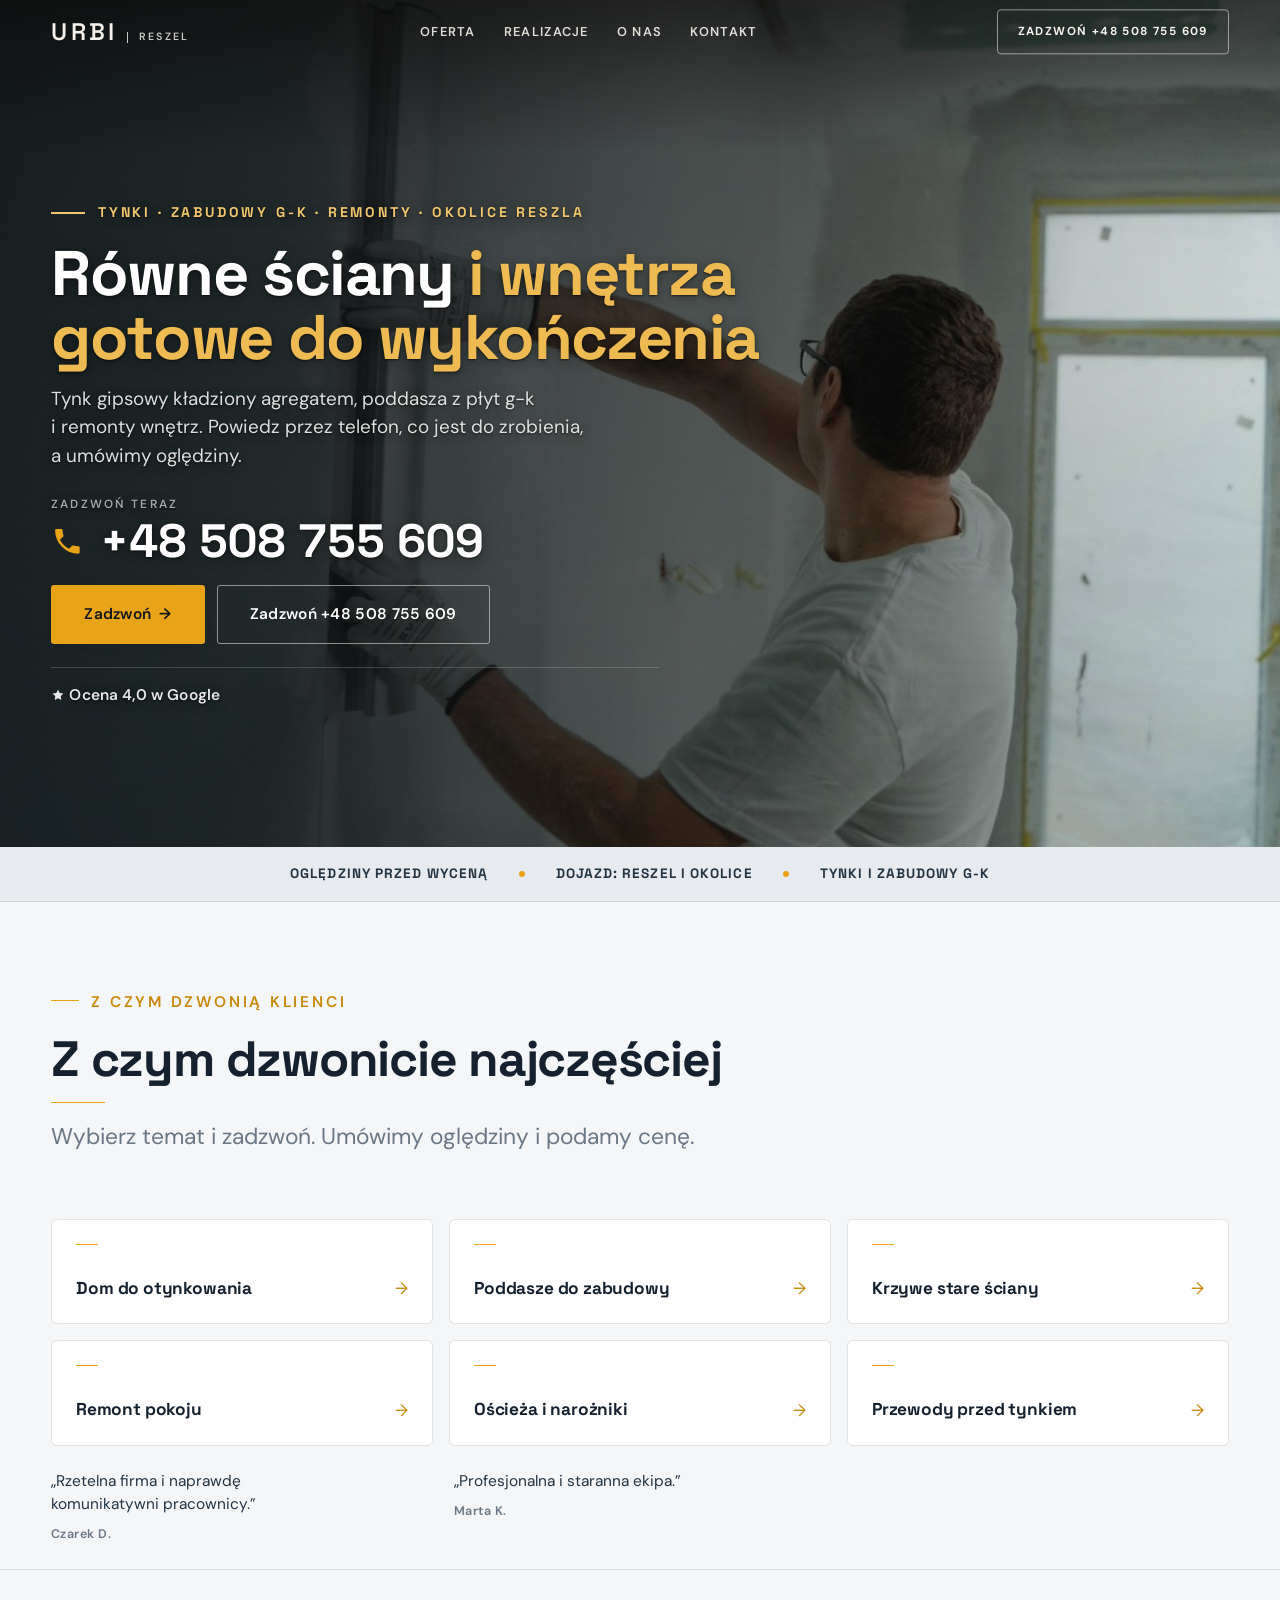
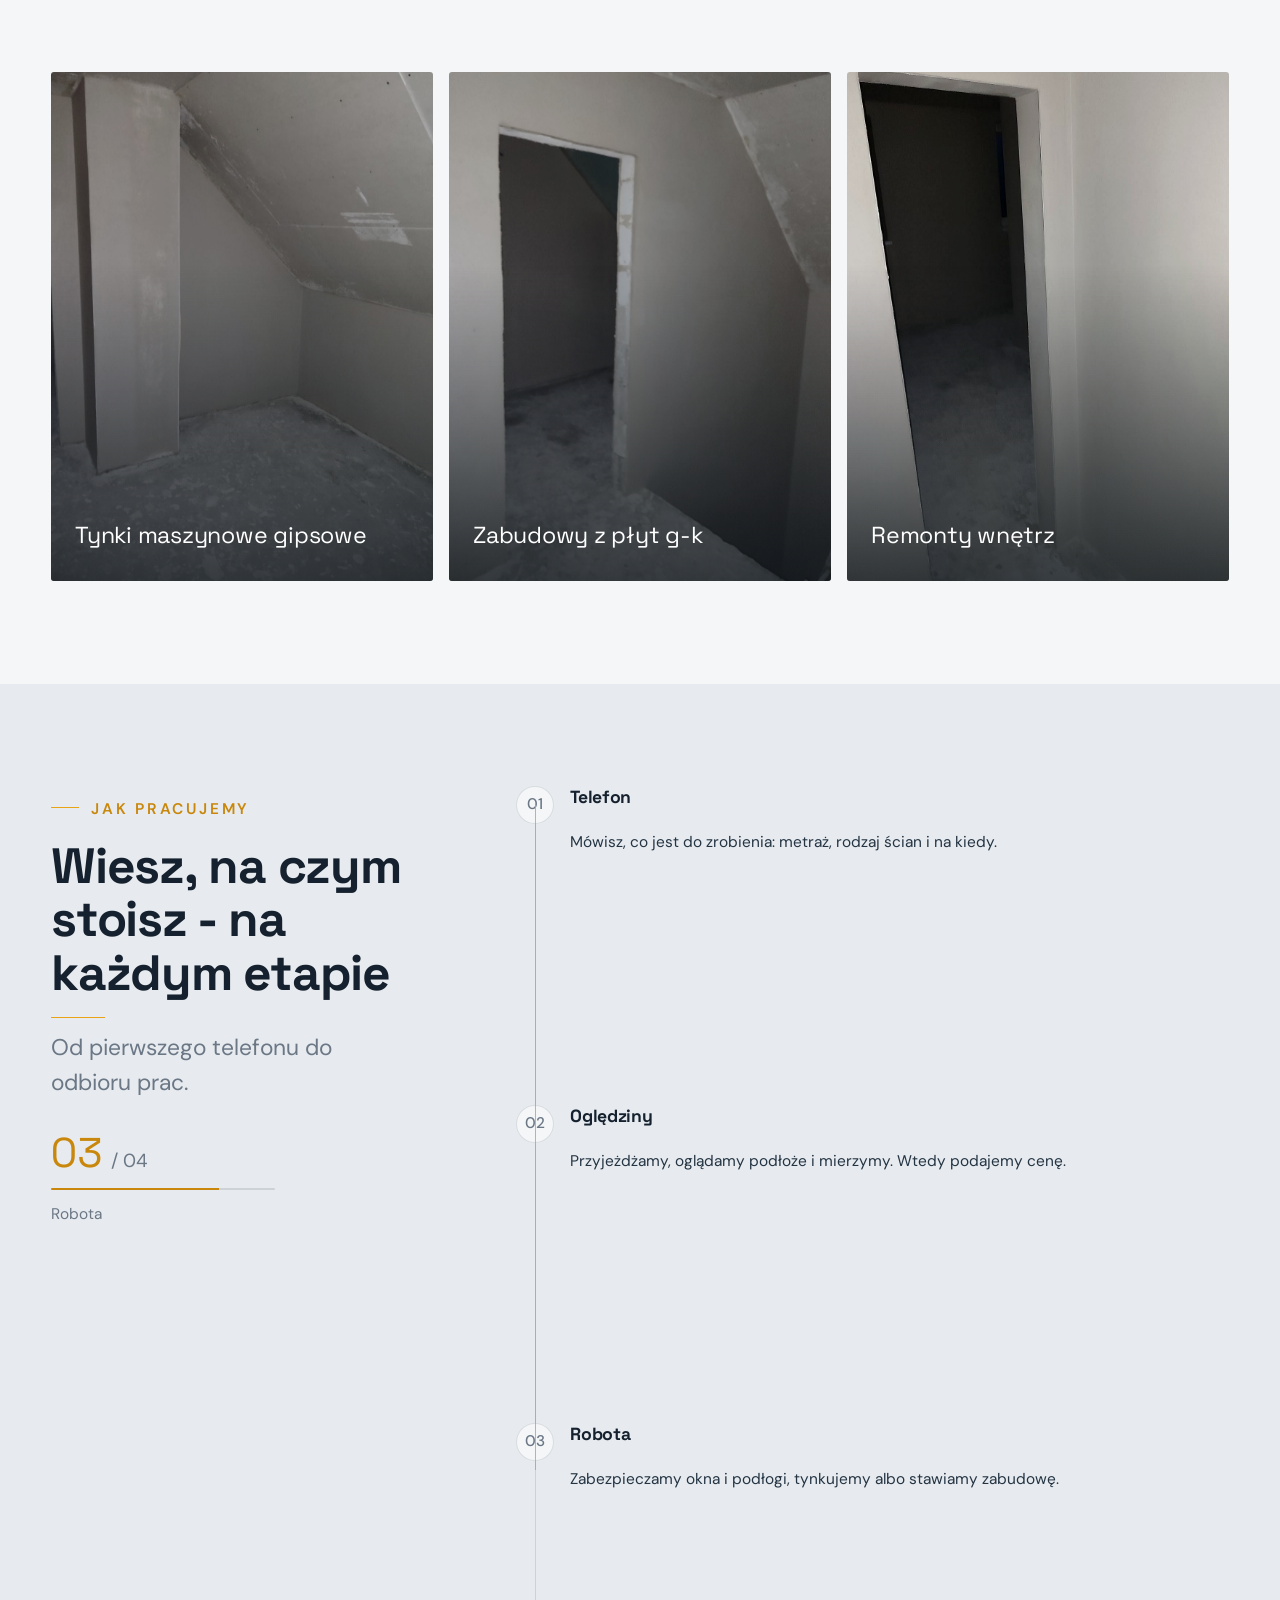
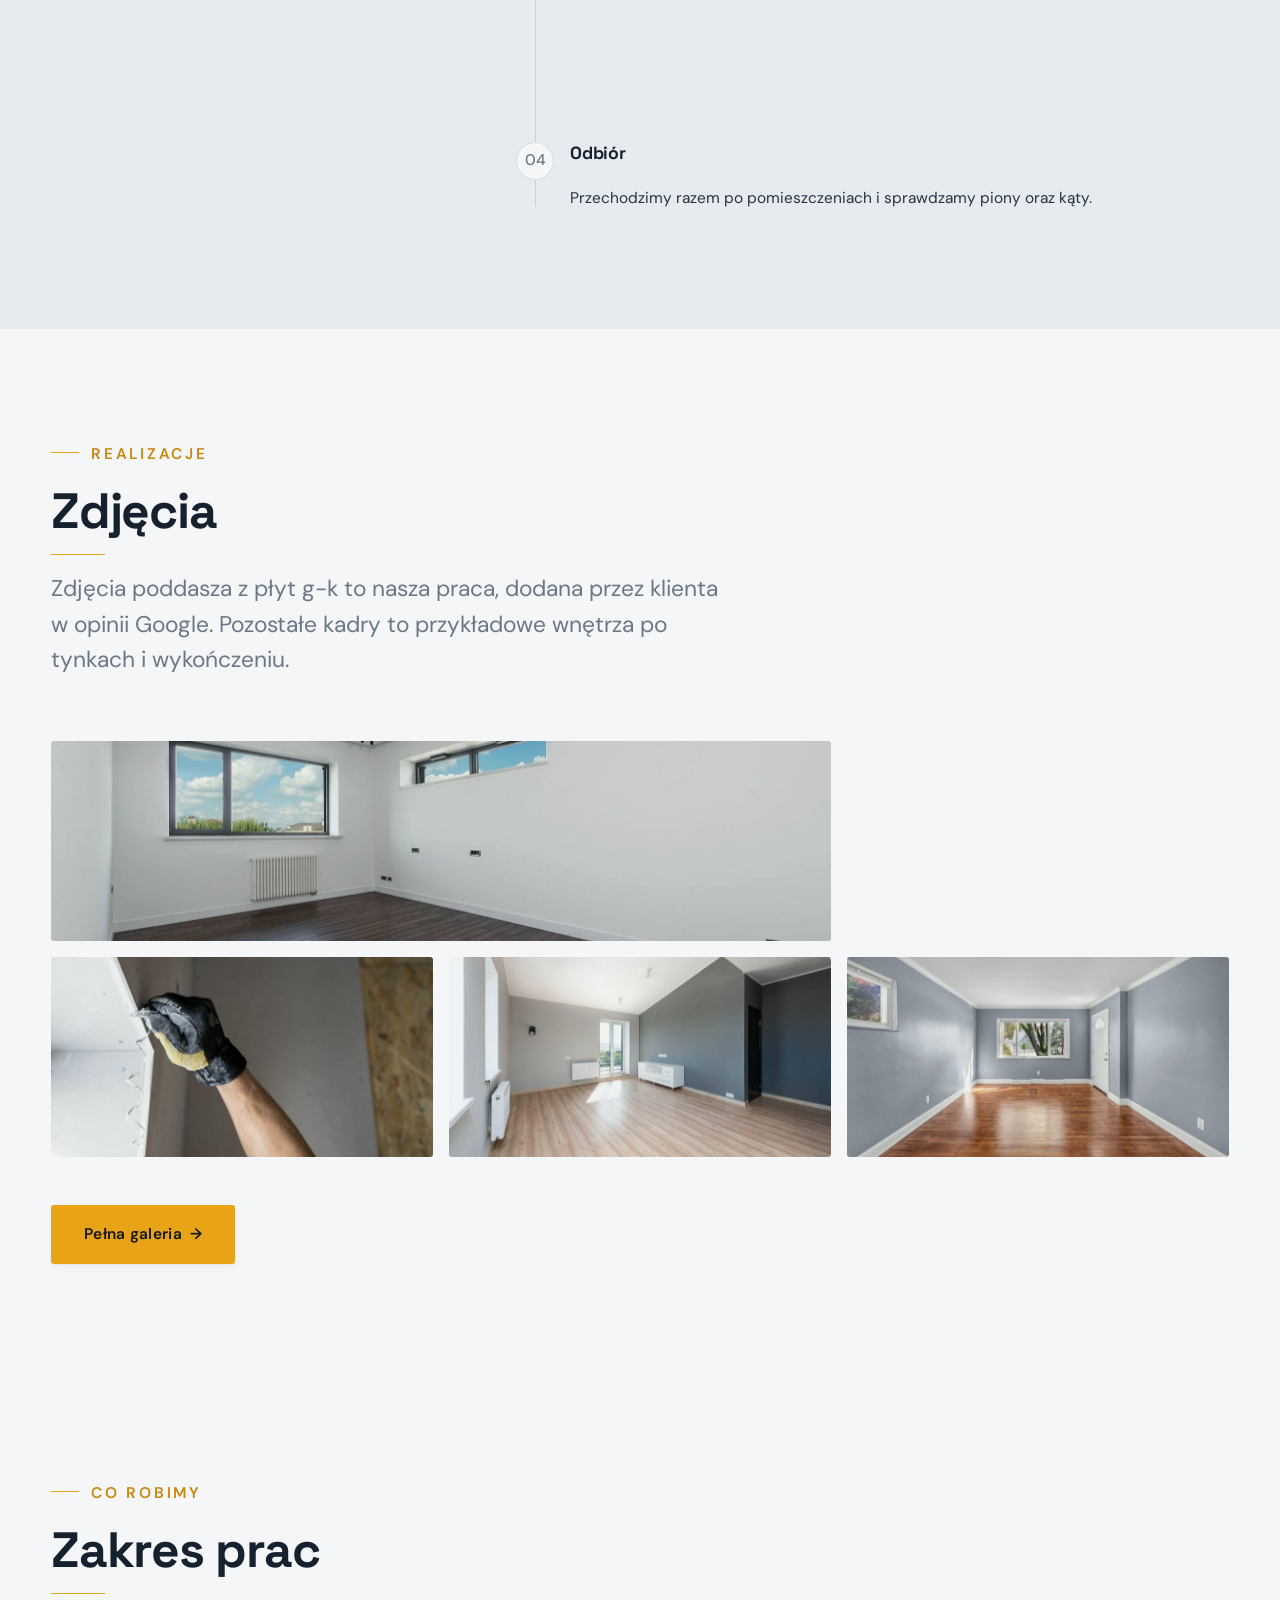
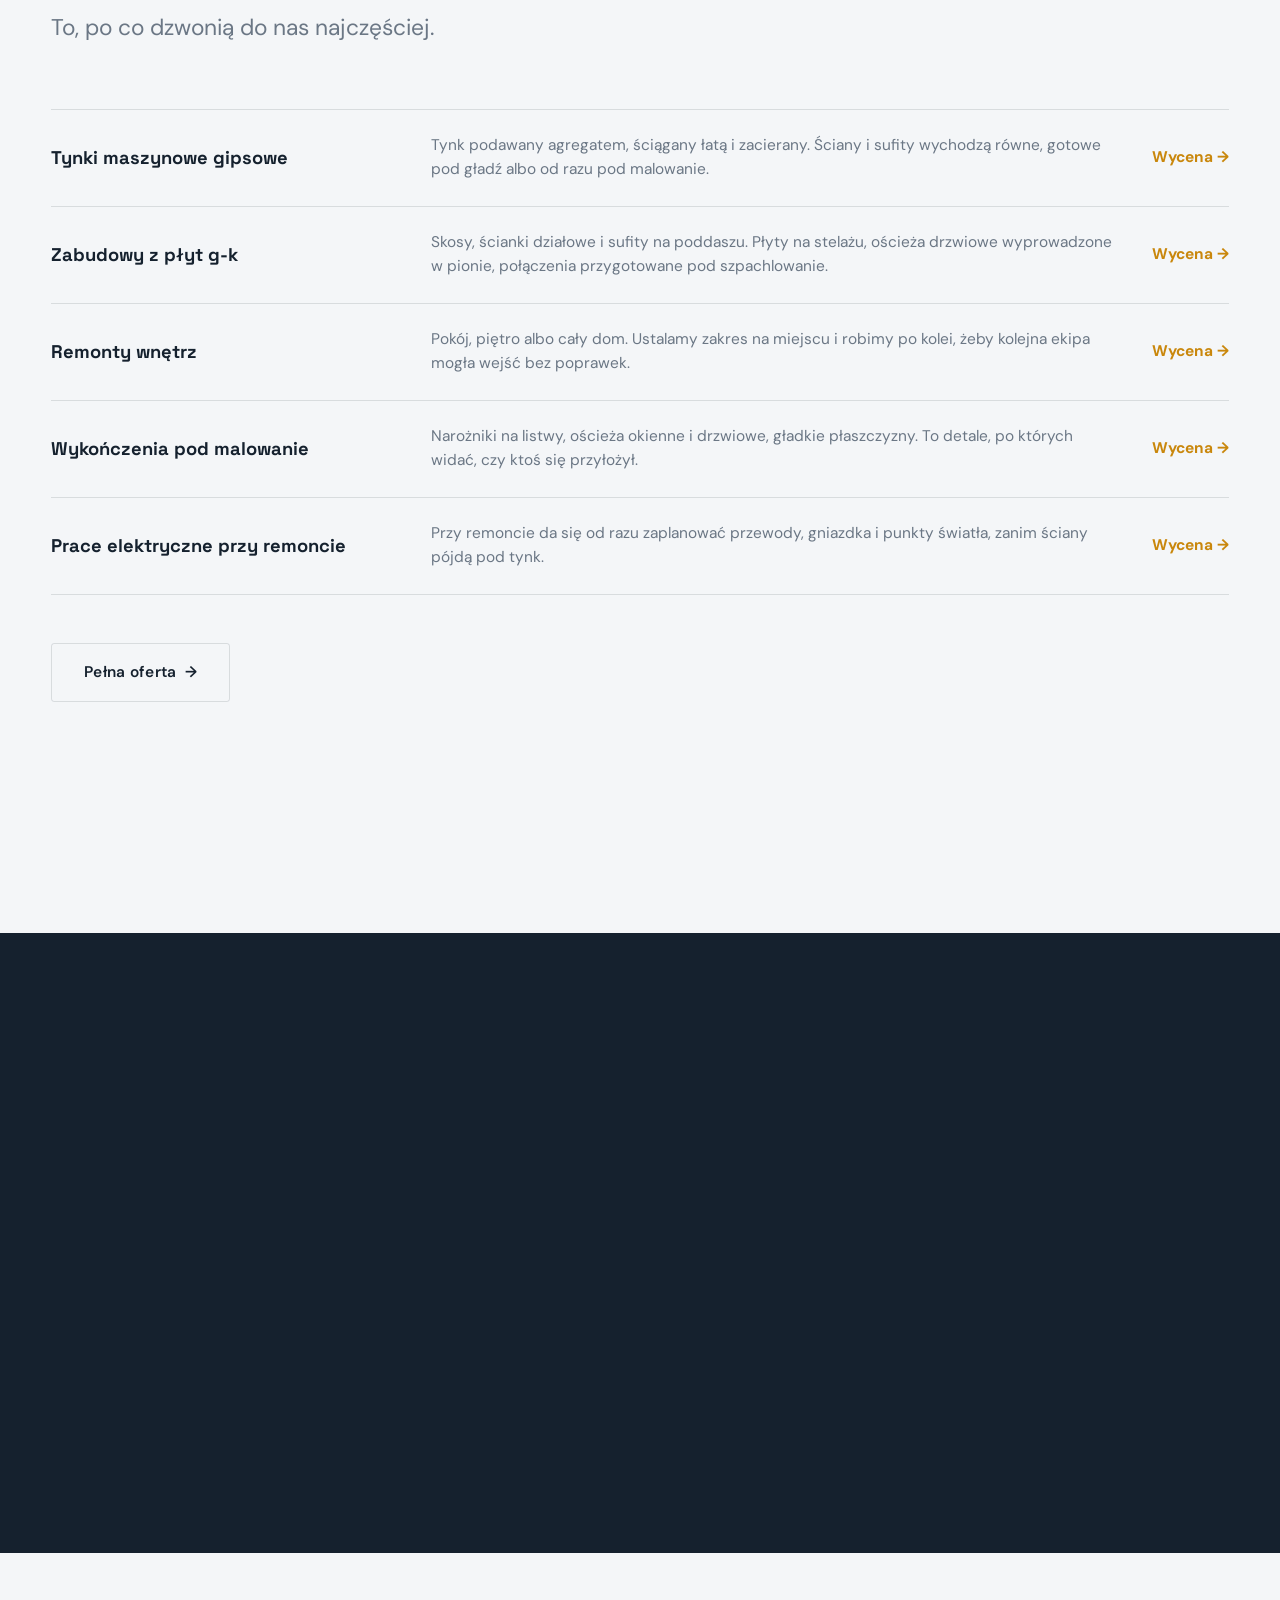
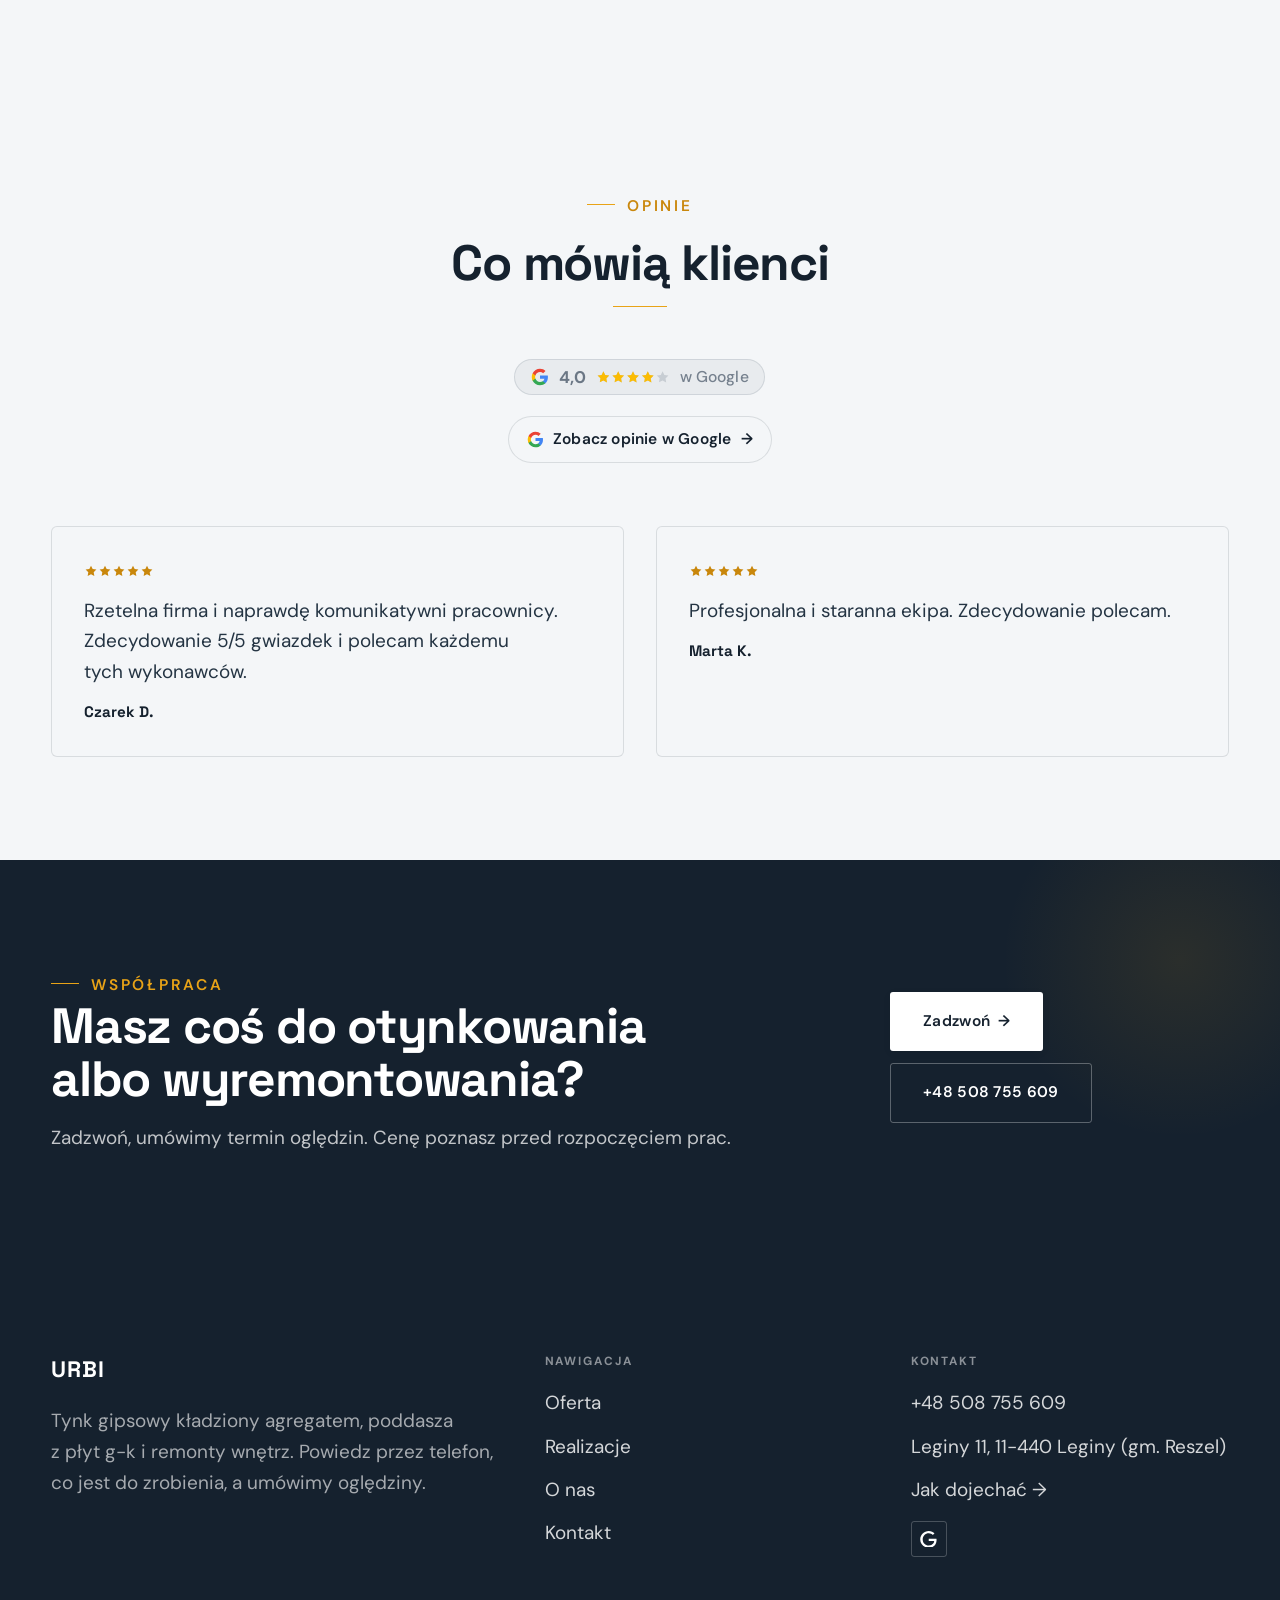
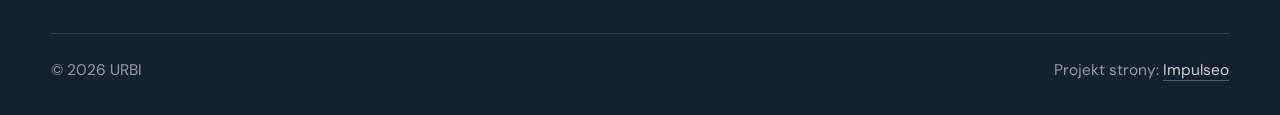
<file: index.html>
<!DOCTYPE html>
<html lang="pl">
<head>
<meta charset="UTF-8">
<meta name="viewport" content="width=device-width, initial-scale=1.0">
<title>URBI - tynki maszynowe, remonty i wykończenia · Reszel, Kętrzyn</title>
<meta name="description" content="URBI z Legin koło Reszla - tynki maszynowe gipsowe, zabudowy z płyt g-k i remonty wnętrz. Reszel, Kętrzyn, Biskupiec, Mrągowo. Zadzwoń: +48 508 755 609.">
<link rel="canonical" href="https://kris20032.github.io/urbi/">
<meta name="robots" content="noindex, nofollow">
<meta property="og:type" content="website">
<meta property="og:locale" content="pl_PL">
<meta property="og:site_name" content="URBI">
<meta property="og:title" content="URBI - tynki maszynowe, remonty i wykończenia · Reszel, Kętrzyn">
<meta property="og:description" content="URBI z Legin koło Reszla - tynki maszynowe gipsowe, zabudowy z płyt g-k i remonty wnętrz. Reszel, Kętrzyn, Biskupiec, Mrągowo. Zadzwoń: +48 508 755 609.">
<meta property="og:url" content="https://kris20032.github.io/urbi/">
<meta property="og:image" content="https://kris20032.github.io/urbi/img/og.jpg">
<meta property="og:image:width" content="1200">
<meta property="og:image:height" content="630">
<meta name="twitter:card" content="summary_large_image">
<script type="application/ld+json">{"@context": "https://schema.org", "@type": "LocalBusiness", "name": "URBI", "url": "https://kris20032.github.io/urbi/", "telephone": "+48508755609", "image": "https://kris20032.github.io/urbi/img/og.jpg", "areaServed": "Reszel", "sameAs": ["https://maps.google.com/?cid=939483113768879510"]}</script>
<link rel="preconnect" href="https://fonts.googleapis.com">
<link rel="preconnect" href="https://fonts.gstatic.com" crossorigin>
<link href="https://fonts.googleapis.com/css2?family=Space+Grotesk:wght@500;600;700&family=DM+Sans:opsz,wght@9..40,400;9..40,500;9..40,600&display=swap" rel="stylesheet">
<link rel="stylesheet" href="assets/styles.css?v=aef503f2">
</head>
<body>

<header class="nav">
  <div class="wrap nav-inner">
    <a class="brand" href="index.html"><span class="name">URBI</span><span class="sub">Reszel</span></a>
    <nav class="nav-links">
      <a href="oferta.html">Oferta</a>
      <a href="realizacje.html">Realizacje</a>
      <a href="o-nas.html">O nas</a>
      <a href="kontakt.html">Kontakt</a>
      <a href="tel:+48508755609" class="btn btn-accent">Zadzwoń +48 508 755 609</a>
    </nav>
    <button class="nav-toggle" aria-label="Menu"><span></span><span></span><span></span></button>
  </div>
</header>

<main>
<section class="hero-fach">
  <img class="hf-photo" src="img/hero.jpg" fetchpriority="high" data-rotate="img/g4.jpg|img/g5.jpg" alt="URBI" width="1880" height="1255">
  <div class="hf-panel">
    <div class="hf-inner">
      <span class="hf-kicker">Tynki · zabudowy g-k · remonty · okolice Reszla</span>
      <h1 class="hf-title">Równe ściany <em>i wnętrza gotowe do wykończenia</em></h1>
      <p class="hf-lead">Tynk gipsowy kładziony agregatem, poddasza z płyt g-k i remonty wnętrz. Powiedz przez telefon, co jest do zrobienia, a umówimy oględziny.</p>
      <a class="hf-phone" href="tel:+48508755609"><span class="hf-phone-lab">Zadzwoń teraz</span><span class="hf-phone-num"><svg class="ico-tel" width="16" height="16" viewBox="0 0 24 24" fill="none" aria-hidden="true"><path d="M6.6 10.8a15.5 15.5 0 0 0 6.6 6.6l2.2-2.2a1 1 0 0 1 1-.24 11.4 11.4 0 0 0 3.6.58 1 1 0 0 1 1 1V20a1 1 0 0 1-1 1A17 17 0 0 1 3 4a1 1 0 0 1 1-1h3.5a1 1 0 0 1 1 1c0 1.25.2 2.46.58 3.6a1 1 0 0 1-.25 1l-2.23 2.2Z" fill="currentColor"/></svg> +48 508 755 609</span></a>
      <div class="hf-actions">
        <a href="kontakt.html" class="btn btn-accent">Zadzwoń <span class="arr">→</span></a>
        <a href="tel:+48508755609" class="btn btn-ghost hf-ghost">Zadzwoń +48 508 755 609</a>
      </div>
      <div class="hf-trust"><svg class="ico-star" width="14" height="14" viewBox="0 0 24 24" style="vertical-align:-2px" aria-hidden="true"><path d="M12 2.8l2.85 5.8 6.4.93-4.63 4.5 1.1 6.37L12 17.4l-5.72 3 1.1-6.37-4.63-4.5 6.4-.93L12 2.8Z" fill="currentColor"/></svg> Ocena 4,0 w Google</div>
    </div>
  </div>
</section>
<section class="fach-promise">
  <div class="wrap">
    <ul class="fp-row reveal"><li>Oględziny przed wyceną</li><li>Dojazd: Reszel i okolice</li><li>Tynki i zabudowy g-k</li></ul>
  </div>
</section>
<section class="objawy">
  <div class="wrap">
    <div class="head reveal">
      <span class="eyebrow">Z czym dzwonią klienci</span>
      <h2>Z czym dzwonicie najczęściej</h2>
      <p>Wybierz temat i zadzwoń. Umówimy oględziny i podamy cenę.</p>
    </div>
    <div class="obj-grid">
      <a class="obj-tile reveal" href="kontakt.html"><span class="ot-row"><span class="ot-name">Dom do otynkowania</span><span class="ot-arr" aria-hidden="true">→</span></span></a>
      <a class="obj-tile reveal" href="kontakt.html"><span class="ot-row"><span class="ot-name">Poddasze do zabudowy</span><span class="ot-arr" aria-hidden="true">→</span></span></a>
      <a class="obj-tile reveal" href="kontakt.html"><span class="ot-row"><span class="ot-name">Krzywe stare ściany</span><span class="ot-arr" aria-hidden="true">→</span></span></a>
      <a class="obj-tile reveal" href="kontakt.html"><span class="ot-row"><span class="ot-name">Remont pokoju</span><span class="ot-arr" aria-hidden="true">→</span></span></a>
      <a class="obj-tile reveal" href="kontakt.html"><span class="ot-row"><span class="ot-name">Ościeża i narożniki</span><span class="ot-arr" aria-hidden="true">→</span></span></a>
      <a class="obj-tile reveal" href="kontakt.html"><span class="ot-row"><span class="ot-name">Przewody przed tynkiem</span><span class="ot-arr" aria-hidden="true">→</span></span></a>
    </div>
  </div>
</section>
<section class="opinie-mini" aria-label="Opinie klientów">
  <div class="wrap">
    <div class="om-row">
      <div class="om-item reveal"><blockquote>„Rzetelna firma i naprawdę komunikatywni pracownicy.”</blockquote><span class="om-autor">Czarek D.</span></div>
      <div class="om-item reveal"><blockquote>„Profesjonalna i staranna ekipa.”</blockquote><span class="om-autor">Marta K.</span></div>
    </div>
  </div>
</section>
<section class="gateways-band">
  <div class="wrap">
    <div class="gateways">
      <a href="oferta.html" class="gateway reveal"><img src="img/g1.jpg" alt="Tynki maszynowe gipsowe" loading="lazy" width="1200" height="1600" decoding="async"><span class="g-ttl">Tynki maszynowe gipsowe</span></a>
      <a href="oferta.html" class="gateway reveal"><img src="img/g2.jpg" alt="Zabudowy z płyt g-k" loading="lazy" width="1200" height="1600" decoding="async"><span class="g-ttl">Zabudowy z płyt g-k</span></a>
      <a href="oferta.html" class="gateway reveal"><img src="img/g3.jpg" alt="Remonty wnętrz" loading="lazy" width="1200" height="1600" decoding="async"><span class="g-ttl">Remonty wnętrz</span></a>
    </div>
  </div>
</section>
<section class="proces proces-os fachowcy">
  <div class="wrap proc-grid">
    <div class="proc-side">
      <div class="head reveal">
        <span class="eyebrow">Jak pracujemy</span>
        <h2>Wiesz, na czym stoisz - na każdym etapie</h2>
        <p>Od pierwszego telefonu do odbioru prac.</p>
      </div>
      <div class="proc-count" aria-hidden="true"><span class="pc-cur">01</span><span class="pc-all">/ 04</span></div>
      <div class="proc-bar" aria-hidden="true"><i></i></div>
      <p class="proc-now" aria-hidden="true">Telefon</p>
    </div>
    <ol class="proces-line">
      <li class="reveal"><span class="pno">01</span><h3>Telefon</h3><p>Mówisz, co jest do zrobienia: metraż, rodzaj ścian i na kiedy.</p></li>
      <li class="reveal"><span class="pno">02</span><h3>Oględziny</h3><p>Przyjeżdżamy, oglądamy podłoże i mierzymy. Wtedy podajemy cenę.</p></li>
      <li class="reveal"><span class="pno">03</span><h3>Robota</h3><p>Zabezpieczamy okna i podłogi, tynkujemy albo stawiamy zabudowę.</p></li>
      <li class="reveal"><span class="pno">04</span><h3>Odbiór</h3><p>Przechodzimy razem po pomieszczeniach i sprawdzamy piony oraz kąty.</p></li>
    </ol>
  </div>
</section>
<section>
  <div class="wrap">
    <div class="head reveal">
      <span class="eyebrow">Realizacje</span>
      <h2>Zdjęcia</h2>
      <p>Zdjęcia poddasza z płyt g-k to nasza praca, dodana przez klienta w opinii Google. Pozostałe kadry to przykładowe wnętrza po tynkach i wykończeniu.</p>
    </div>
    <div class="gallery">
      <div class="tile t-two3 reveal"><img src="img/g6.jpg" alt="URBI" loading="lazy" width="1600" height="1068" decoding="async"></div>
      <div class="tile t-third reveal"><img src="img/g7.jpg" alt="URBI" loading="lazy" width="1600" height="1068" decoding="async"></div>
      <div class="tile t-third reveal"><img src="img/g8.jpg" alt="URBI" loading="lazy" width="1600" height="1066" decoding="async"></div>
      <div class="tile t-third reveal"><img src="img/g9.jpg" alt="URBI" loading="lazy" width="1600" height="1068" decoding="async"></div>
      <div class="tile t-third reveal"><img src="img/g10.jpg" alt="URBI" loading="lazy" width="1600" height="1064" decoding="async"></div>
    </div>
    <div style="margin-top:var(--space-7)" class="reveal"><a href="realizacje.html" class="btn btn-accent">Pełna galeria <span class="arr">→</span></a></div>
  </div>
</section>
<section class="fach-uslugi">
  <div class="wrap">
    <div class="head reveal">
      <span class="eyebrow">Co robimy</span>
      <h2>Zakres prac</h2>
      <p>To, po co dzwonią do nas najczęściej.</p>
    </div>
    <ul class="fu-list">
      <li class="fu-row reveal"><div class="fu-name">Tynki maszynowe gipsowe</div><div class="fu-desc">Tynk podawany agregatem, ściągany łatą i zacierany. Ściany i sufity wychodzą równe, gotowe pod gładź albo od razu pod malowanie.</div><a class="fu-cta" href="kontakt.html">Wycena <span class="arr">→</span></a></li>
      <li class="fu-row reveal"><div class="fu-name">Zabudowy z płyt g-k</div><div class="fu-desc">Skosy, ścianki działowe i sufity na poddaszu. Płyty na stelażu, ościeża drzwiowe wyprowadzone w pionie, połączenia przygotowane pod szpachlowanie.</div><a class="fu-cta" href="kontakt.html">Wycena <span class="arr">→</span></a></li>
      <li class="fu-row reveal"><div class="fu-name">Remonty wnętrz</div><div class="fu-desc">Pokój, piętro albo cały dom. Ustalamy zakres na miejscu i robimy po kolei, żeby kolejna ekipa mogła wejść bez poprawek.</div><a class="fu-cta" href="kontakt.html">Wycena <span class="arr">→</span></a></li>
      <li class="fu-row reveal"><div class="fu-name">Wykończenia pod malowanie</div><div class="fu-desc">Narożniki na listwy, ościeża okienne i drzwiowe, gładkie płaszczyzny. To detale, po których widać, czy ktoś się przyłożył.</div><a class="fu-cta" href="kontakt.html">Wycena <span class="arr">→</span></a></li>
      <li class="fu-row reveal"><div class="fu-name">Prace elektryczne przy remoncie</div><div class="fu-desc">Przy remoncie da się od razu zaplanować przewody, gniazdka i punkty światła, zanim ściany pójdą pod tynk.</div><a class="fu-cta" href="kontakt.html">Wycena <span class="arr">→</span></a></li>
    </ul>
    <div style="margin-top:var(--space-7)" class="reveal"><a href="oferta.html" class="btn btn-ghost">Pełna oferta <span class="arr">→</span></a></div>
  </div>
</section>
<section class="stopklatka" aria-hidden="true">
  <div class="stk-bg" style="background-image:url(img/g11.jpg)"></div>
</section>
<section class="opinie">
  <div class="wrap">
    <div class="head center reveal">
      <span class="eyebrow">Opinie</span>
      <h2>Co mówią klienci</h2>
    </div>
    <p class="op-meta reveal"><span class="g-badge"><svg class="gb-ico" viewBox="0 0 24 24" width="18" height="18" aria-hidden="true"><path fill="#4285F4" d="M22.56 12.25c0-.78-.07-1.53-.2-2.25H12v4.26h5.92c-.26 1.37-1.04 2.53-2.21 3.31v2.77h3.57c2.08-1.92 3.28-4.74 3.28-8.09z"/><path fill="#34A853" d="M12 23c2.97 0 5.46-.98 7.28-2.66l-3.57-2.77c-.98.66-2.23 1.06-3.71 1.06-2.86 0-5.29-1.93-6.16-4.53H2.18v2.84C3.99 20.53 7.7 23 12 23z"/><path fill="#FBBC05" d="M5.84 14.09c-.22-.66-.35-1.36-.35-2.09s.13-1.43.35-2.09V7.07H2.18C1.43 8.55 1 10.22 1 12s.43 3.45 1.18 4.93l2.85-2.22.81-.62z"/><path fill="#EA4335" d="M12 5.38c1.62 0 3.06.56 4.21 1.64l3.15-3.15C17.45 2.09 14.97 1 12 1 7.7 1 3.99 3.47 2.18 7.07l3.66 2.84c.87-2.6 3.3-4.53 6.16-4.53z"/></svg><b class="gb-ocena">4,0</b><svg class="gb-stars" viewBox="0 0 90 18" width="74" height="14.8" aria-hidden="true"><g fill="currentColor" opacity=".26"><path transform="translate(0,0)" d="M9 1.6l2.2 4.46 4.92.72-3.56 3.47.84 4.9L9 12.74l-4.4 2.31.84-4.9L1.88 6.68l4.92-.72L9 1.6Z"/><path transform="translate(18,0)" d="M9 1.6l2.2 4.46 4.92.72-3.56 3.47.84 4.9L9 12.74l-4.4 2.31.84-4.9L1.88 6.68l4.92-.72L9 1.6Z"/><path transform="translate(36,0)" d="M9 1.6l2.2 4.46 4.92.72-3.56 3.47.84 4.9L9 12.74l-4.4 2.31.84-4.9L1.88 6.68l4.92-.72L9 1.6Z"/><path transform="translate(54,0)" d="M9 1.6l2.2 4.46 4.92.72-3.56 3.47.84 4.9L9 12.74l-4.4 2.31.84-4.9L1.88 6.68l4.92-.72L9 1.6Z"/><path transform="translate(72,0)" d="M9 1.6l2.2 4.46 4.92.72-3.56 3.47.84 4.9L9 12.74l-4.4 2.31.84-4.9L1.88 6.68l4.92-.72L9 1.6Z"/></g><clipPath id="gs800"><rect x="0" y="0" width="72.0" height="18"/></clipPath><g fill="#FBBC04" clip-path="url(#gs800)"><path transform="translate(0,0)" d="M9 1.6l2.2 4.46 4.92.72-3.56 3.47.84 4.9L9 12.74l-4.4 2.31.84-4.9L1.88 6.68l4.92-.72L9 1.6Z"/><path transform="translate(18,0)" d="M9 1.6l2.2 4.46 4.92.72-3.56 3.47.84 4.9L9 12.74l-4.4 2.31.84-4.9L1.88 6.68l4.92-.72L9 1.6Z"/><path transform="translate(36,0)" d="M9 1.6l2.2 4.46 4.92.72-3.56 3.47.84 4.9L9 12.74l-4.4 2.31.84-4.9L1.88 6.68l4.92-.72L9 1.6Z"/><path transform="translate(54,0)" d="M9 1.6l2.2 4.46 4.92.72-3.56 3.47.84 4.9L9 12.74l-4.4 2.31.84-4.9L1.88 6.68l4.92-.72L9 1.6Z"/><path transform="translate(72,0)" d="M9 1.6l2.2 4.46 4.92.72-3.56 3.47.84 4.9L9 12.74l-4.4 2.31.84-4.9L1.88 6.68l4.92-.72L9 1.6Z"/></g></svg><span class="gb-txt">w Google</span></span></p>
    <p class="op-meta reveal"><a class="op-google" href="https://maps.google.com/?cid=939483113768879510" target="_blank" rel="noopener"><svg class="op-g-ico" viewBox="0 0 24 24" width="17" height="17" aria-hidden="true"><path fill="#4285F4" d="M22.56 12.25c0-.78-.07-1.53-.2-2.25H12v4.26h5.92c-.26 1.37-1.04 2.53-2.21 3.31v2.77h3.57c2.08-1.92 3.28-4.74 3.28-8.09z"/><path fill="#34A853" d="M12 23c2.97 0 5.46-.98 7.28-2.66l-3.57-2.77c-.98.66-2.23 1.06-3.71 1.06-2.86 0-5.29-1.93-6.16-4.53H2.18v2.84C3.99 20.53 7.7 23 12 23z"/><path fill="#FBBC05" d="M5.84 14.09c-.22-.66-.35-1.36-.35-2.09s.13-1.43.35-2.09V7.07H2.18C1.43 8.55 1 10.22 1 12s.43 3.45 1.18 4.93l2.85-2.22.81-.62z"/><path fill="#EA4335" d="M12 5.38c1.62 0 3.06.56 4.21 1.64l3.15-3.15C17.45 2.09 14.97 1 12 1 7.7 1 3.99 3.47 2.18 7.07l3.66 2.84c.87-2.6 3.3-4.53 6.16-4.53z"/></svg><span>Zobacz opinie w Google</span><span class="arr">→</span></a></p>
    <div class="opinie-grid">
      <figure class="op-card reveal"><span class="op-star"><svg class="ico-star" width="14" height="14" viewBox="0 0 24 24" style="vertical-align:-2px" aria-hidden="true"><path d="M12 2.8l2.85 5.8 6.4.93-4.63 4.5 1.1 6.37L12 17.4l-5.72 3 1.1-6.37-4.63-4.5 6.4-.93L12 2.8Z" fill="currentColor"/></svg><svg class="ico-star" width="14" height="14" viewBox="0 0 24 24" style="vertical-align:-2px" aria-hidden="true"><path d="M12 2.8l2.85 5.8 6.4.93-4.63 4.5 1.1 6.37L12 17.4l-5.72 3 1.1-6.37-4.63-4.5 6.4-.93L12 2.8Z" fill="currentColor"/></svg><svg class="ico-star" width="14" height="14" viewBox="0 0 24 24" style="vertical-align:-2px" aria-hidden="true"><path d="M12 2.8l2.85 5.8 6.4.93-4.63 4.5 1.1 6.37L12 17.4l-5.72 3 1.1-6.37-4.63-4.5 6.4-.93L12 2.8Z" fill="currentColor"/></svg><svg class="ico-star" width="14" height="14" viewBox="0 0 24 24" style="vertical-align:-2px" aria-hidden="true"><path d="M12 2.8l2.85 5.8 6.4.93-4.63 4.5 1.1 6.37L12 17.4l-5.72 3 1.1-6.37-4.63-4.5 6.4-.93L12 2.8Z" fill="currentColor"/></svg><svg class="ico-star" width="14" height="14" viewBox="0 0 24 24" style="vertical-align:-2px" aria-hidden="true"><path d="M12 2.8l2.85 5.8 6.4.93-4.63 4.5 1.1 6.37L12 17.4l-5.72 3 1.1-6.37-4.63-4.5 6.4-.93L12 2.8Z" fill="currentColor"/></svg></span><blockquote>Rzetelna firma i naprawdę komunikatywni pracownicy. Zdecydowanie 5/5 gwiazdek i polecam każdemu tych wykonawców.</blockquote><span class="op-autor">Czarek D.</span></figure>
      <figure class="op-card reveal"><span class="op-star"><svg class="ico-star" width="14" height="14" viewBox="0 0 24 24" style="vertical-align:-2px" aria-hidden="true"><path d="M12 2.8l2.85 5.8 6.4.93-4.63 4.5 1.1 6.37L12 17.4l-5.72 3 1.1-6.37-4.63-4.5 6.4-.93L12 2.8Z" fill="currentColor"/></svg><svg class="ico-star" width="14" height="14" viewBox="0 0 24 24" style="vertical-align:-2px" aria-hidden="true"><path d="M12 2.8l2.85 5.8 6.4.93-4.63 4.5 1.1 6.37L12 17.4l-5.72 3 1.1-6.37-4.63-4.5 6.4-.93L12 2.8Z" fill="currentColor"/></svg><svg class="ico-star" width="14" height="14" viewBox="0 0 24 24" style="vertical-align:-2px" aria-hidden="true"><path d="M12 2.8l2.85 5.8 6.4.93-4.63 4.5 1.1 6.37L12 17.4l-5.72 3 1.1-6.37-4.63-4.5 6.4-.93L12 2.8Z" fill="currentColor"/></svg><svg class="ico-star" width="14" height="14" viewBox="0 0 24 24" style="vertical-align:-2px" aria-hidden="true"><path d="M12 2.8l2.85 5.8 6.4.93-4.63 4.5 1.1 6.37L12 17.4l-5.72 3 1.1-6.37-4.63-4.5 6.4-.93L12 2.8Z" fill="currentColor"/></svg><svg class="ico-star" width="14" height="14" viewBox="0 0 24 24" style="vertical-align:-2px" aria-hidden="true"><path d="M12 2.8l2.85 5.8 6.4.93-4.63 4.5 1.1 6.37L12 17.4l-5.72 3 1.1-6.37-4.63-4.5 6.4-.93L12 2.8Z" fill="currentColor"/></svg></span><blockquote>Profesjonalna i staranna ekipa. Zdecydowanie polecam.</blockquote><span class="op-autor">Marta K.</span></figure>
    </div>
  </div>
</section>
<section class="cta">
  <div class="wrap">
    <div class="reveal">
      <span class="eyebrow">Współpraca</span>
      <h2>Masz coś do otynkowania albo wyremontowania?</h2>
      <p>Zadzwoń, umówimy termin oględzin. Cenę poznasz przed rozpoczęciem prac.</p>
    </div>
    <div class="cta-actions reveal">
      <a href="kontakt.html" class="btn btn-light">Zadzwoń <span class="arr">→</span></a>
      <a href="tel:+48508755609" class="btn btn-ghost btn-ghost-cta">+48 508 755 609</a>
    </div>
  </div>
</section>
</main>

<footer>
  <div class="wrap">
    <div class="foot-grid">
      <div class="foot-brand">
        <div class="name">URBI</div>
        <p>Tynk gipsowy kładziony agregatem, poddasza z płyt g-k i remonty wnętrz. Powiedz przez telefon, co jest do zrobienia, a umówimy oględziny.</p>
      </div>
      <div class="foot-col">
        <h4>Nawigacja</h4>
        <a href="oferta.html">Oferta</a>
        <a href="realizacje.html">Realizacje</a>
        <a href="o-nas.html">O nas</a>
        <a href="kontakt.html">Kontakt</a>
      </div>
      <div class="foot-col">
        <h4>Kontakt</h4>
        <a href="tel:+48508755609">+48 508 755 609</a>
        <p>Leginy 11, 11-440 Leginy (gm. Reszel)</p>
        <a href="https://maps.google.com/?cid=939483113768879510" target="_blank" rel="noopener">Jak dojechać →</a>
      <div class="foot-soc">
        <a class="soc" href="https://maps.google.com/?cid=939483113768879510" target="_blank" rel="noopener" aria-label="Google - URBI"><svg viewBox="0 0 24 24" aria-hidden="true" focusable="false"><path d="M12.48 10.92v3.28h7.84c-.24 1.84-.853 3.187-1.787 4.133-1.147 1.147-2.933 2.4-6.053 2.4-4.827 0-8.6-3.893-8.6-8.72s3.773-8.72 8.6-8.72c2.6 0 4.507 1.027 5.907 2.347l2.307-2.307C18.747 1.44 16.133 0 12.48 0 5.867 0 .307 5.387.307 12s5.56 12 12.173 12c3.573 0 6.267-1.173 8.373-3.36 2.16-2.16 2.84-5.213 2.84-7.667 0-.76-.053-1.467-.173-2.053H12.48z" fill="currentColor"/></svg></a>
      </div>
      </div>
    </div>
    <div class="foot-bot">
      <span>© 2026 URBI</span>
      <span>Projekt strony: <a class="foot-credit" href="https://impulseo.pl" target="_blank" rel="noopener">Impulseo</a></span>
    </div>
  </div>
</footer>
<div class="sticky-call"><a class="sc-call" href="tel:+48508755609"><svg class="ico-tel" width="16" height="16" viewBox="0 0 24 24" fill="none" aria-hidden="true"><path d="M6.6 10.8a15.5 15.5 0 0 0 6.6 6.6l2.2-2.2a1 1 0 0 1 1-.24 11.4 11.4 0 0 0 3.6.58 1 1 0 0 1 1 1V20a1 1 0 0 1-1 1A17 17 0 0 1 3 4a1 1 0 0 1 1-1h3.5a1 1 0 0 1 1 1c0 1.25.2 2.46.58 3.6a1 1 0 0 1-.25 1l-2.23 2.2Z" fill="currentColor"/></svg> Zadzwoń</a><a class="sc-quote" href="kontakt.html">Zadzwoń</a></div>
<div class="demo-wazne" data-do="2026-10-28" data-cykl="3" hidden><svg class="dw-ico" width="13" height="13" viewBox="0 0 24 24" fill="none" aria-hidden="true"><circle cx="12" cy="12" r="8.6" stroke="currentColor" stroke-width="1.8"/><path d="M12 7.2V12l3.3 2" stroke="currentColor" stroke-width="1.8" stroke-linecap="round"/></svg><span class="dw-txt"></span></div>

<script src="assets/main.js"></script>
</body>
</html>
</file>
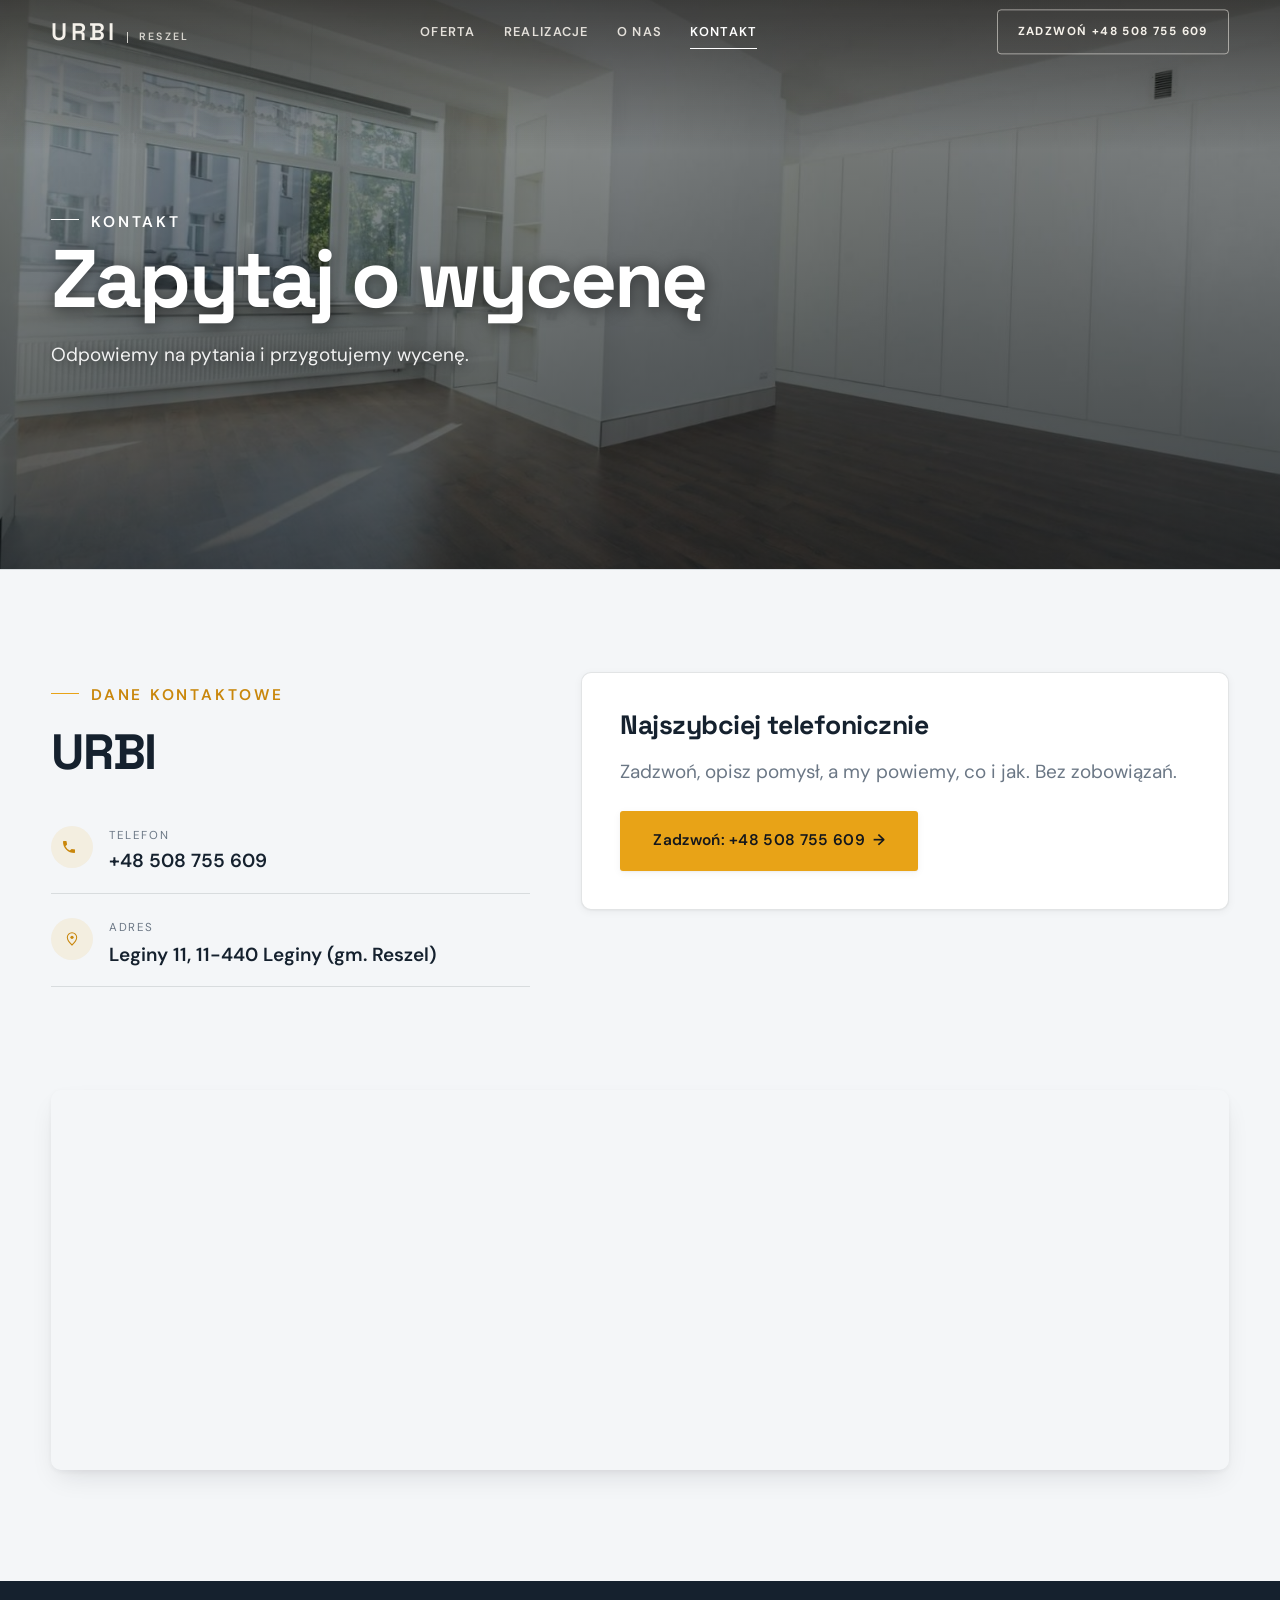
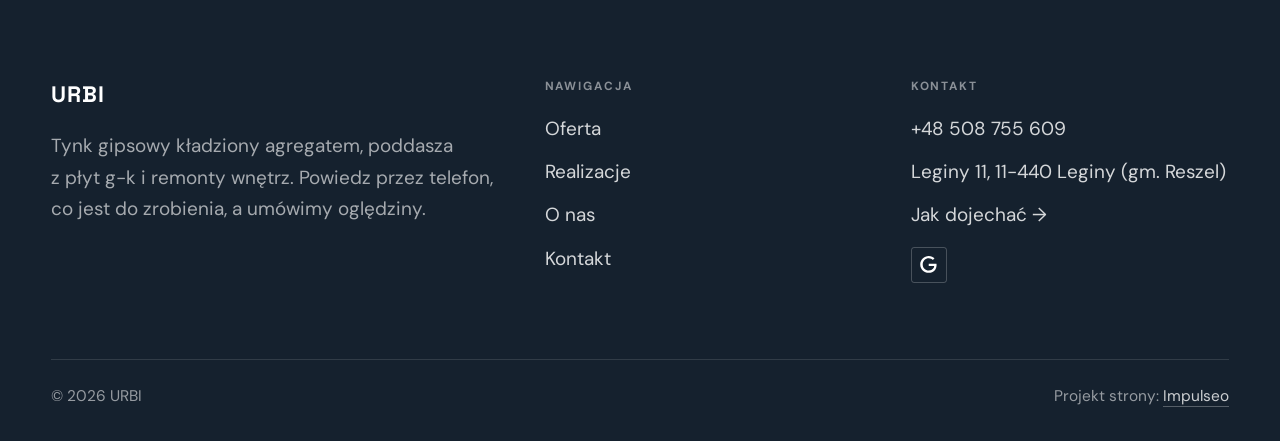
<file: kontakt.html>
<!DOCTYPE html>
<html lang="pl">
<head>
<meta charset="UTF-8">
<meta name="viewport" content="width=device-width, initial-scale=1.0">
<title>Kontakt - URBI</title>
<meta name="description" content="Kontakt URBI - Leginy 11, 11-440 Leginy (gm. Reszel)">
<link rel="canonical" href="https://kris20032.github.io/urbi/kontakt.html">
<meta name="robots" content="noindex, nofollow">
<meta property="og:type" content="website">
<meta property="og:locale" content="pl_PL">
<meta property="og:site_name" content="URBI">
<meta property="og:title" content="Kontakt - URBI">
<meta property="og:description" content="Kontakt URBI - Leginy 11, 11-440 Leginy (gm. Reszel)">
<meta property="og:url" content="https://kris20032.github.io/urbi/kontakt.html">
<meta property="og:image" content="https://kris20032.github.io/urbi/img/og.jpg">
<meta property="og:image:width" content="1200">
<meta property="og:image:height" content="630">
<meta name="twitter:card" content="summary_large_image">
<link rel="preconnect" href="https://fonts.googleapis.com">
<link rel="preconnect" href="https://fonts.gstatic.com" crossorigin>
<link href="https://fonts.googleapis.com/css2?family=Space+Grotesk:wght@500;600;700&family=DM+Sans:opsz,wght@9..40,400;9..40,500;9..40,600&display=swap" rel="stylesheet">
<link rel="stylesheet" href="assets/styles.css?v=aef503f2">
</head>
<body>

<header class="nav">
  <div class="wrap nav-inner">
    <a class="brand" href="index.html"><span class="name">URBI</span><span class="sub">Reszel</span></a>
    <nav class="nav-links">
      <a href="oferta.html">Oferta</a>
      <a href="realizacje.html">Realizacje</a>
      <a href="o-nas.html">O nas</a>
      <a href="kontakt.html" class="active" aria-current="page">Kontakt</a>
      <a href="tel:+48508755609" class="btn btn-accent">Zadzwoń +48 508 755 609</a>
    </nav>
    <button class="nav-toggle" aria-label="Menu"><span></span><span></span><span></span></button>
  </div>
</header>

<main>
<section class="pagehead">
  <img src="img/g12.jpg" alt="URBI - Zapytaj o wycenę" width="1538" height="988" decoding="async">
  <div class="wrap">
    <span class="eyebrow">Kontakt</span>
    <h1>Zapytaj o wycenę</h1>
    <p>Odpowiemy na pytania i przygotujemy wycenę.</p>
  </div>
</section>
<section>
  <div class="wrap contact-grid">
    <div class="reveal">
      <span class="eyebrow">Dane kontaktowe</span>
      <h2 style="margin:var(--space-4) 0 var(--space-6)">URBI</h2>
      <div class="info-list">
        <div class="info-row"><div class="ic"><svg class="ico-tel" width="16" height="16" viewBox="0 0 24 24" fill="none" aria-hidden="true"><path d="M6.6 10.8a15.5 15.5 0 0 0 6.6 6.6l2.2-2.2a1 1 0 0 1 1-.24 11.4 11.4 0 0 0 3.6.58 1 1 0 0 1 1 1V20a1 1 0 0 1-1 1A17 17 0 0 1 3 4a1 1 0 0 1 1-1h3.5a1 1 0 0 1 1 1c0 1.25.2 2.46.58 3.6a1 1 0 0 1-.25 1l-2.23 2.2Z" fill="currentColor"/></svg></div><div><div class="lbl">Telefon</div><a class="val" href="tel:+48508755609">+48 508 755 609</a></div></div>
        <div class="info-row"><div class="ic"><svg class="ico-pin" width="16" height="16" viewBox="0 0 24 24" fill="none" aria-hidden="true"><path d="M12 21s7-6.1 7-11.5A7 7 0 0 0 5 9.5C5 14.9 12 21 12 21Z" stroke="currentColor" stroke-width="1.6" fill="none"/><circle cx="12" cy="9.5" r="2.4" fill="currentColor"/></svg></div><div><div class="lbl">Adres</div><div class="val">Leginy 11, 11-440 Leginy (gm. Reszel)</div></div></div>
      </div>
    </div>
    <div class="reveal">
      <div class="form">
        <h3 style="margin-bottom:var(--space-4)">Najszybciej telefonicznie</h3>
        <p class="muted" style="margin-bottom:var(--space-5)">Zadzwoń, opisz pomysł, a my powiemy, co i jak. Bez zobowiązań.</p>
        <a href="tel:+48508755609" class="btn btn-accent" style="justify-content:center">Zadzwoń: +48 508 755 609 <span class="arr">→</span></a>
      </div>
    </div>
  </div>
</section>
<section style="padding-top:0">
  <div class="wrap reveal">
    <iframe class="map" title="URBI - Reszel" src="https://maps.google.com/maps?q=53.9959358%2C21.154498&z=15&output=embed" loading="lazy" referrerpolicy="no-referrer-when-downgrade"></iframe>
  </div>
</section>
</main>

<footer>
  <div class="wrap">
    <div class="foot-grid">
      <div class="foot-brand">
        <div class="name">URBI</div>
        <p>Tynk gipsowy kładziony agregatem, poddasza z płyt g-k i remonty wnętrz. Powiedz przez telefon, co jest do zrobienia, a umówimy oględziny.</p>
      </div>
      <div class="foot-col">
        <h4>Nawigacja</h4>
        <a href="oferta.html">Oferta</a>
        <a href="realizacje.html">Realizacje</a>
        <a href="o-nas.html">O nas</a>
        <a href="kontakt.html">Kontakt</a>
      </div>
      <div class="foot-col">
        <h4>Kontakt</h4>
        <a href="tel:+48508755609">+48 508 755 609</a>
        <p>Leginy 11, 11-440 Leginy (gm. Reszel)</p>
        <a href="https://maps.google.com/?cid=939483113768879510" target="_blank" rel="noopener">Jak dojechać →</a>
      <div class="foot-soc">
        <a class="soc" href="https://maps.google.com/?cid=939483113768879510" target="_blank" rel="noopener" aria-label="Google - URBI"><svg viewBox="0 0 24 24" aria-hidden="true" focusable="false"><path d="M12.48 10.92v3.28h7.84c-.24 1.84-.853 3.187-1.787 4.133-1.147 1.147-2.933 2.4-6.053 2.4-4.827 0-8.6-3.893-8.6-8.72s3.773-8.72 8.6-8.72c2.6 0 4.507 1.027 5.907 2.347l2.307-2.307C18.747 1.44 16.133 0 12.48 0 5.867 0 .307 5.387.307 12s5.56 12 12.173 12c3.573 0 6.267-1.173 8.373-3.36 2.16-2.16 2.84-5.213 2.84-7.667 0-.76-.053-1.467-.173-2.053H12.48z" fill="currentColor"/></svg></a>
      </div>
      </div>
    </div>
    <div class="foot-bot">
      <span>© 2026 URBI</span>
      <span>Projekt strony: <a class="foot-credit" href="https://impulseo.pl" target="_blank" rel="noopener">Impulseo</a></span>
    </div>
  </div>
</footer>
<div class="sticky-call"><a class="sc-call" href="tel:+48508755609"><svg class="ico-tel" width="16" height="16" viewBox="0 0 24 24" fill="none" aria-hidden="true"><path d="M6.6 10.8a15.5 15.5 0 0 0 6.6 6.6l2.2-2.2a1 1 0 0 1 1-.24 11.4 11.4 0 0 0 3.6.58 1 1 0 0 1 1 1V20a1 1 0 0 1-1 1A17 17 0 0 1 3 4a1 1 0 0 1 1-1h3.5a1 1 0 0 1 1 1c0 1.25.2 2.46.58 3.6a1 1 0 0 1-.25 1l-2.23 2.2Z" fill="currentColor"/></svg> Zadzwoń</a><a class="sc-quote" href="kontakt.html">Zadzwoń</a></div>
<div class="demo-wazne" data-do="2026-10-28" data-cykl="3" hidden><svg class="dw-ico" width="13" height="13" viewBox="0 0 24 24" fill="none" aria-hidden="true"><circle cx="12" cy="12" r="8.6" stroke="currentColor" stroke-width="1.8"/><path d="M12 7.2V12l3.3 2" stroke="currentColor" stroke-width="1.8" stroke-linecap="round"/></svg><span class="dw-txt"></span></div>

<script src="assets/main.js"></script>
</body>
</html>
</file>
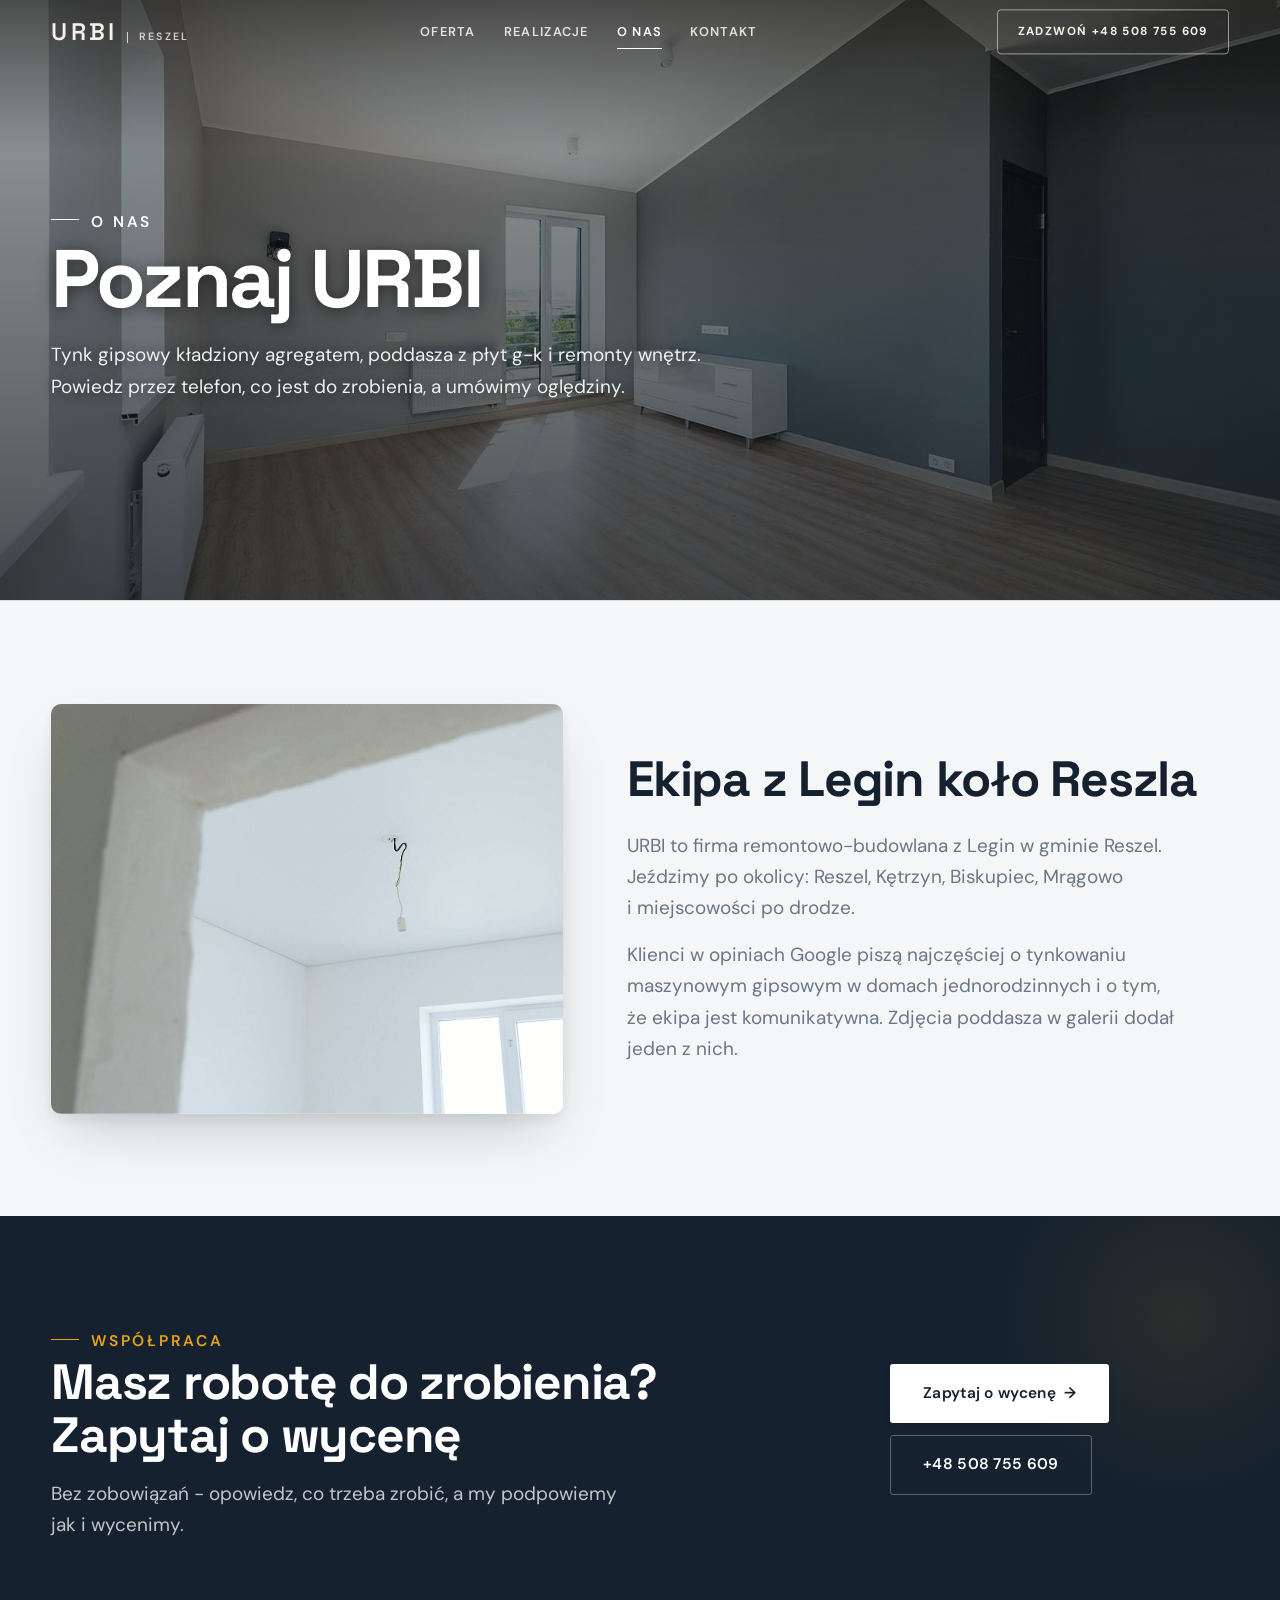
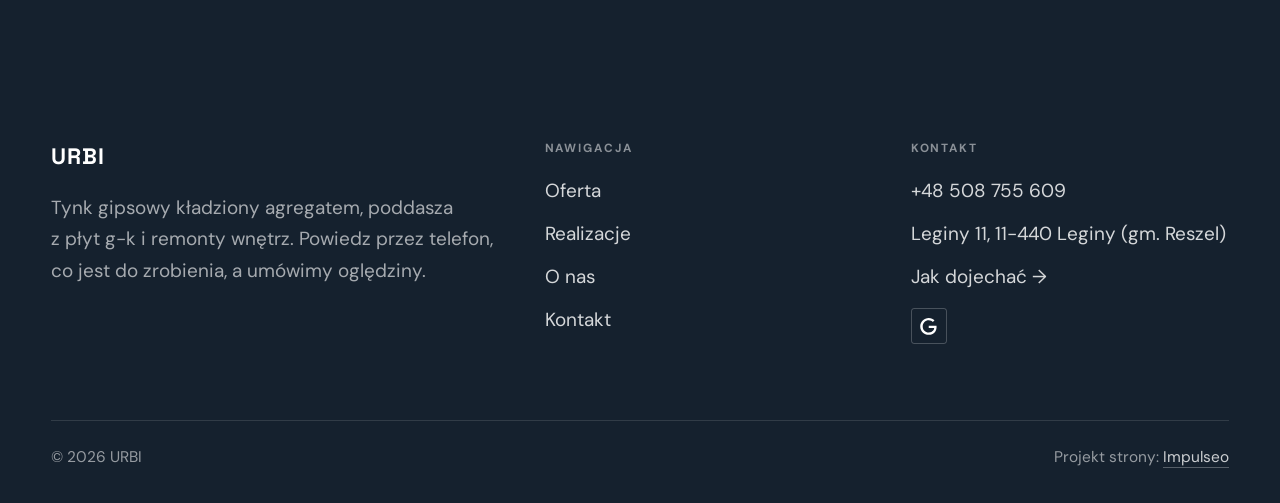
<file: o-nas.html>
<!DOCTYPE html>
<html lang="pl">
<head>
<meta charset="UTF-8">
<meta name="viewport" content="width=device-width, initial-scale=1.0">
<title>O nas - URBI</title>
<meta name="description" content="URBI z Legin koło Reszla - tynki maszynowe gipsowe, zabudowy z płyt g-k i remonty wnętrz. Reszel, Kętrzyn, Biskupiec, Mrągowo. Zadzwoń: +48 508 755 609.">
<link rel="canonical" href="https://kris20032.github.io/urbi/o-nas.html">
<meta name="robots" content="noindex, nofollow">
<meta property="og:type" content="website">
<meta property="og:locale" content="pl_PL">
<meta property="og:site_name" content="URBI">
<meta property="og:title" content="O nas - URBI">
<meta property="og:description" content="URBI z Legin koło Reszla - tynki maszynowe gipsowe, zabudowy z płyt g-k i remonty wnętrz. Reszel, Kętrzyn, Biskupiec, Mrągowo. Zadzwoń: +48 508 755 609.">
<meta property="og:url" content="https://kris20032.github.io/urbi/o-nas.html">
<meta property="og:image" content="https://kris20032.github.io/urbi/img/og.jpg">
<meta property="og:image:width" content="1200">
<meta property="og:image:height" content="630">
<meta name="twitter:card" content="summary_large_image">
<link rel="preconnect" href="https://fonts.googleapis.com">
<link rel="preconnect" href="https://fonts.gstatic.com" crossorigin>
<link href="https://fonts.googleapis.com/css2?family=Space+Grotesk:wght@500;600;700&family=DM+Sans:opsz,wght@9..40,400;9..40,500;9..40,600&display=swap" rel="stylesheet">
<link rel="stylesheet" href="assets/styles.css?v=aef503f2">
</head>
<body>

<header class="nav">
  <div class="wrap nav-inner">
    <a class="brand" href="index.html"><span class="name">URBI</span><span class="sub">Reszel</span></a>
    <nav class="nav-links">
      <a href="oferta.html">Oferta</a>
      <a href="realizacje.html">Realizacje</a>
      <a href="o-nas.html" class="active" aria-current="page">O nas</a>
      <a href="kontakt.html">Kontakt</a>
      <a href="tel:+48508755609" class="btn btn-accent">Zadzwoń +48 508 755 609</a>
    </nav>
    <button class="nav-toggle" aria-label="Menu"><span></span><span></span><span></span></button>
  </div>
</header>

<main>
<section class="pagehead">
  <img src="img/g9.jpg" alt="URBI - Poznaj URBI" width="1600" height="1068" decoding="async">
  <div class="wrap">
    <span class="eyebrow">O nas</span>
    <h1>Poznaj URBI</h1>
    <p>Tynk gipsowy kładziony agregatem, poddasza z płyt g-k i remonty wnętrz. Powiedz przez telefon, co jest do zrobienia, a umówimy oględziny.</p>
  </div>
</section>
<section>
  <div class="wrap split">
    <div class="split-art reveal"><img src="img/g5.jpg" alt="URBI" loading="lazy" width="1600" height="1066" decoding="async"></div>
    <div class="split-copy reveal">
      <h2>Ekipa z Legin koło Reszla</h2>
      <p class="muted">URBI to firma remontowo-budowlana z Legin w gminie Reszel. Jeździmy po okolicy: Reszel, Kętrzyn, Biskupiec, Mrągowo i miejscowości po drodze.</p>
      <p class="muted">Klienci w opiniach Google piszą najczęściej o tynkowaniu maszynowym gipsowym w domach jednorodzinnych i o tym, że ekipa jest komunikatywna. Zdjęcia poddasza w galerii dodał jeden z nich.</p>
    </div>
  </div>
</section>


<section class="cta">
  <div class="wrap">
    <div class="reveal">
      <span class="eyebrow">Współpraca</span>
      <h2>Masz robotę do zrobienia? Zapytaj o wycenę</h2>
      <p>Bez zobowiązań - opowiedz, co trzeba zrobić, a my podpowiemy jak i wycenimy.</p>
    </div>
    <div class="cta-actions reveal">
      <a href="kontakt.html" class="btn btn-light">Zapytaj o wycenę <span class="arr">→</span></a>
      <a href="tel:+48508755609" class="btn btn-ghost btn-ghost-cta">+48 508 755 609</a>
    </div>
  </div>
</section>
</main>

<footer>
  <div class="wrap">
    <div class="foot-grid">
      <div class="foot-brand">
        <div class="name">URBI</div>
        <p>Tynk gipsowy kładziony agregatem, poddasza z płyt g-k i remonty wnętrz. Powiedz przez telefon, co jest do zrobienia, a umówimy oględziny.</p>
      </div>
      <div class="foot-col">
        <h4>Nawigacja</h4>
        <a href="oferta.html">Oferta</a>
        <a href="realizacje.html">Realizacje</a>
        <a href="o-nas.html">O nas</a>
        <a href="kontakt.html">Kontakt</a>
      </div>
      <div class="foot-col">
        <h4>Kontakt</h4>
        <a href="tel:+48508755609">+48 508 755 609</a>
        <p>Leginy 11, 11-440 Leginy (gm. Reszel)</p>
        <a href="https://maps.google.com/?cid=939483113768879510" target="_blank" rel="noopener">Jak dojechać →</a>
      <div class="foot-soc">
        <a class="soc" href="https://maps.google.com/?cid=939483113768879510" target="_blank" rel="noopener" aria-label="Google - URBI"><svg viewBox="0 0 24 24" aria-hidden="true" focusable="false"><path d="M12.48 10.92v3.28h7.84c-.24 1.84-.853 3.187-1.787 4.133-1.147 1.147-2.933 2.4-6.053 2.4-4.827 0-8.6-3.893-8.6-8.72s3.773-8.72 8.6-8.72c2.6 0 4.507 1.027 5.907 2.347l2.307-2.307C18.747 1.44 16.133 0 12.48 0 5.867 0 .307 5.387.307 12s5.56 12 12.173 12c3.573 0 6.267-1.173 8.373-3.36 2.16-2.16 2.84-5.213 2.84-7.667 0-.76-.053-1.467-.173-2.053H12.48z" fill="currentColor"/></svg></a>
      </div>
      </div>
    </div>
    <div class="foot-bot">
      <span>© 2026 URBI</span>
      <span>Projekt strony: <a class="foot-credit" href="https://impulseo.pl" target="_blank" rel="noopener">Impulseo</a></span>
    </div>
  </div>
</footer>
<div class="sticky-call"><a class="sc-call" href="tel:+48508755609"><svg class="ico-tel" width="16" height="16" viewBox="0 0 24 24" fill="none" aria-hidden="true"><path d="M6.6 10.8a15.5 15.5 0 0 0 6.6 6.6l2.2-2.2a1 1 0 0 1 1-.24 11.4 11.4 0 0 0 3.6.58 1 1 0 0 1 1 1V20a1 1 0 0 1-1 1A17 17 0 0 1 3 4a1 1 0 0 1 1-1h3.5a1 1 0 0 1 1 1c0 1.25.2 2.46.58 3.6a1 1 0 0 1-.25 1l-2.23 2.2Z" fill="currentColor"/></svg> Zadzwoń</a><a class="sc-quote" href="kontakt.html">Zadzwoń</a></div>
<div class="demo-wazne" data-do="2026-10-28" data-cykl="3" hidden><svg class="dw-ico" width="13" height="13" viewBox="0 0 24 24" fill="none" aria-hidden="true"><circle cx="12" cy="12" r="8.6" stroke="currentColor" stroke-width="1.8"/><path d="M12 7.2V12l3.3 2" stroke="currentColor" stroke-width="1.8" stroke-linecap="round"/></svg><span class="dw-txt"></span></div>

<script src="assets/main.js"></script>
</body>
</html>
</file>
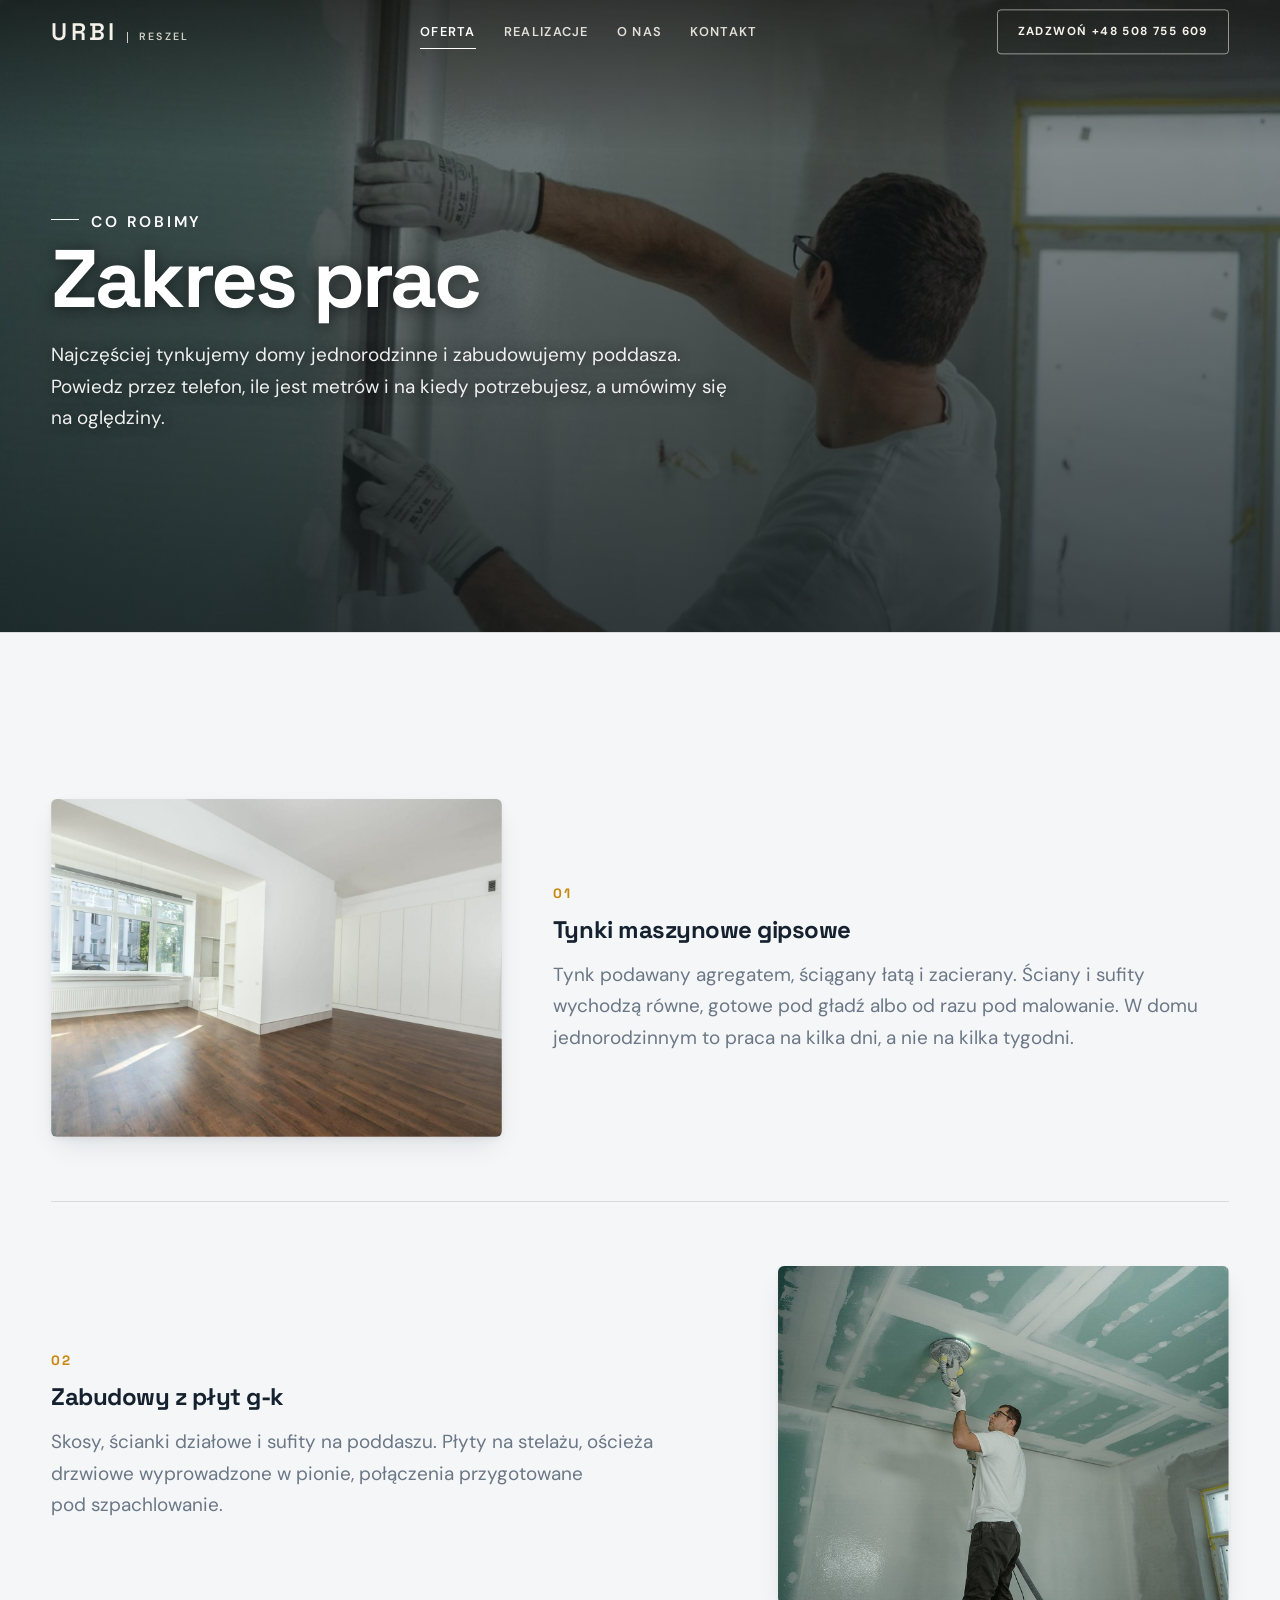
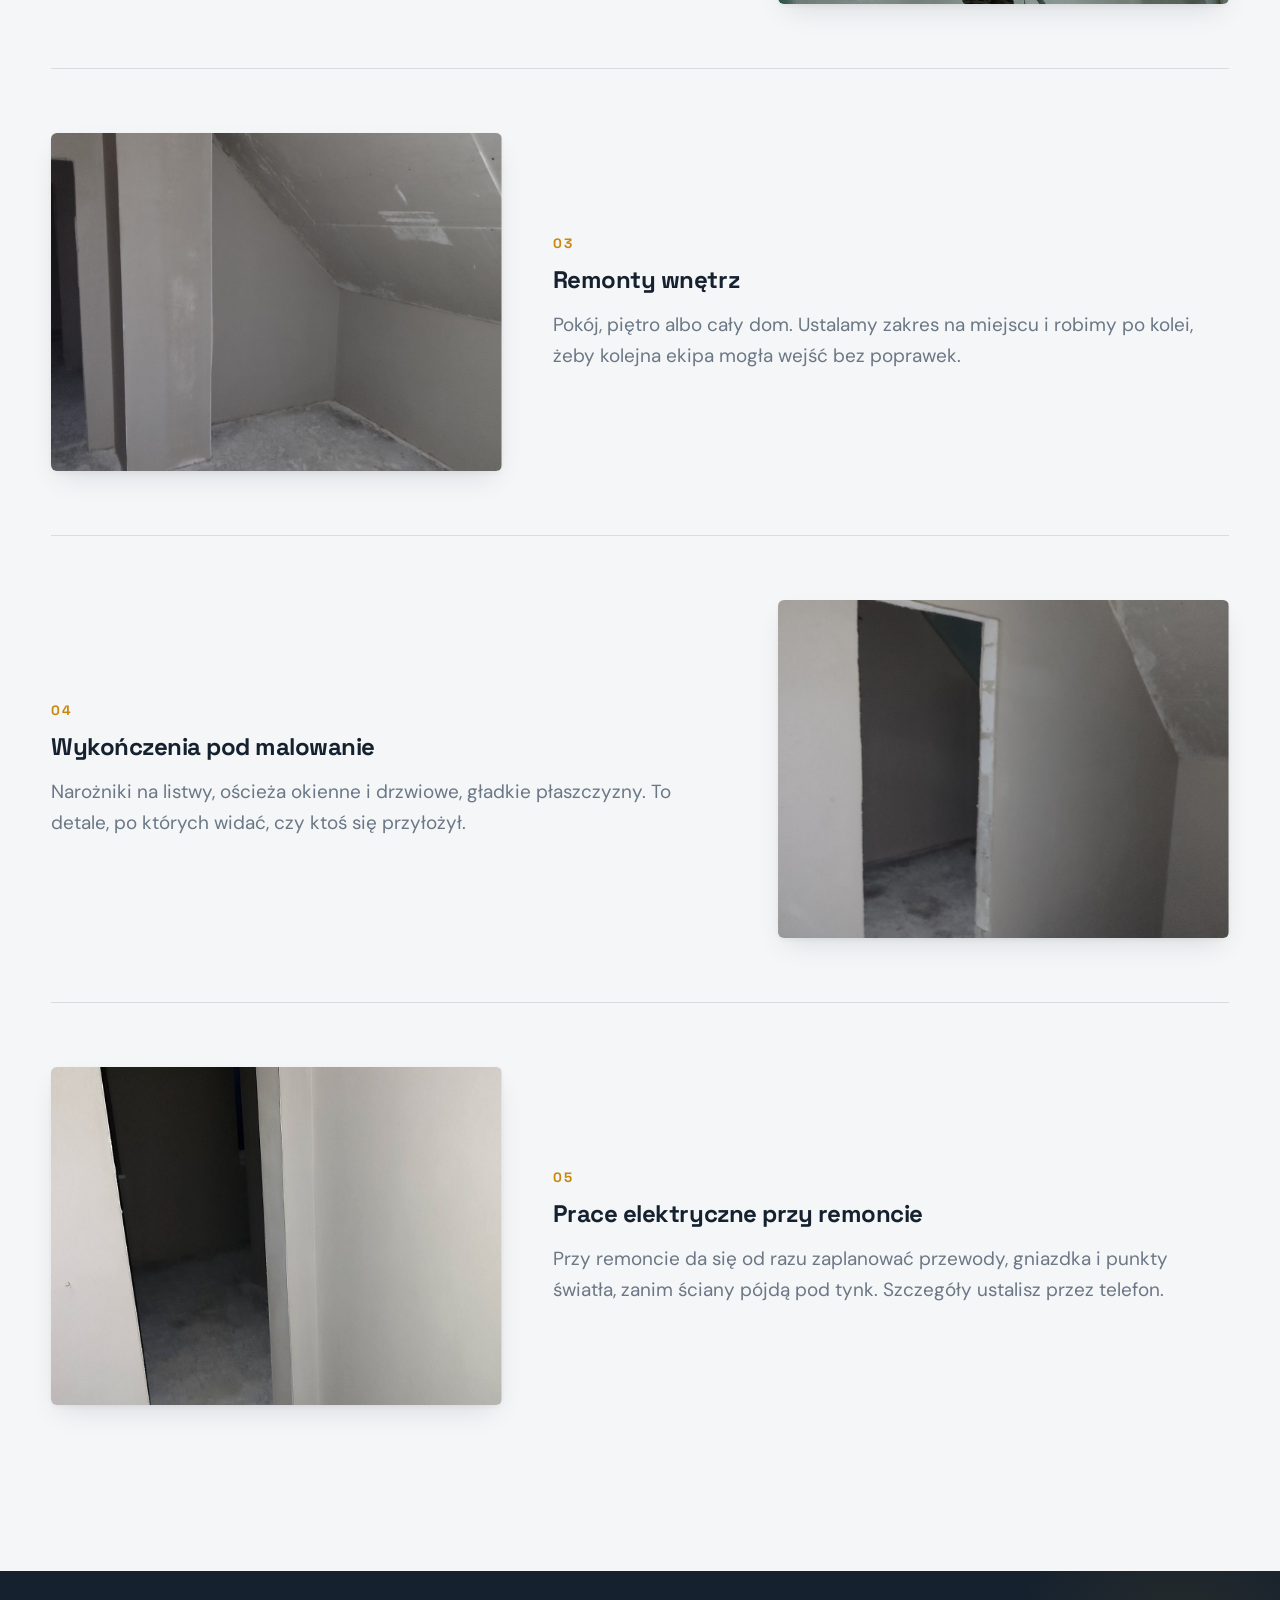
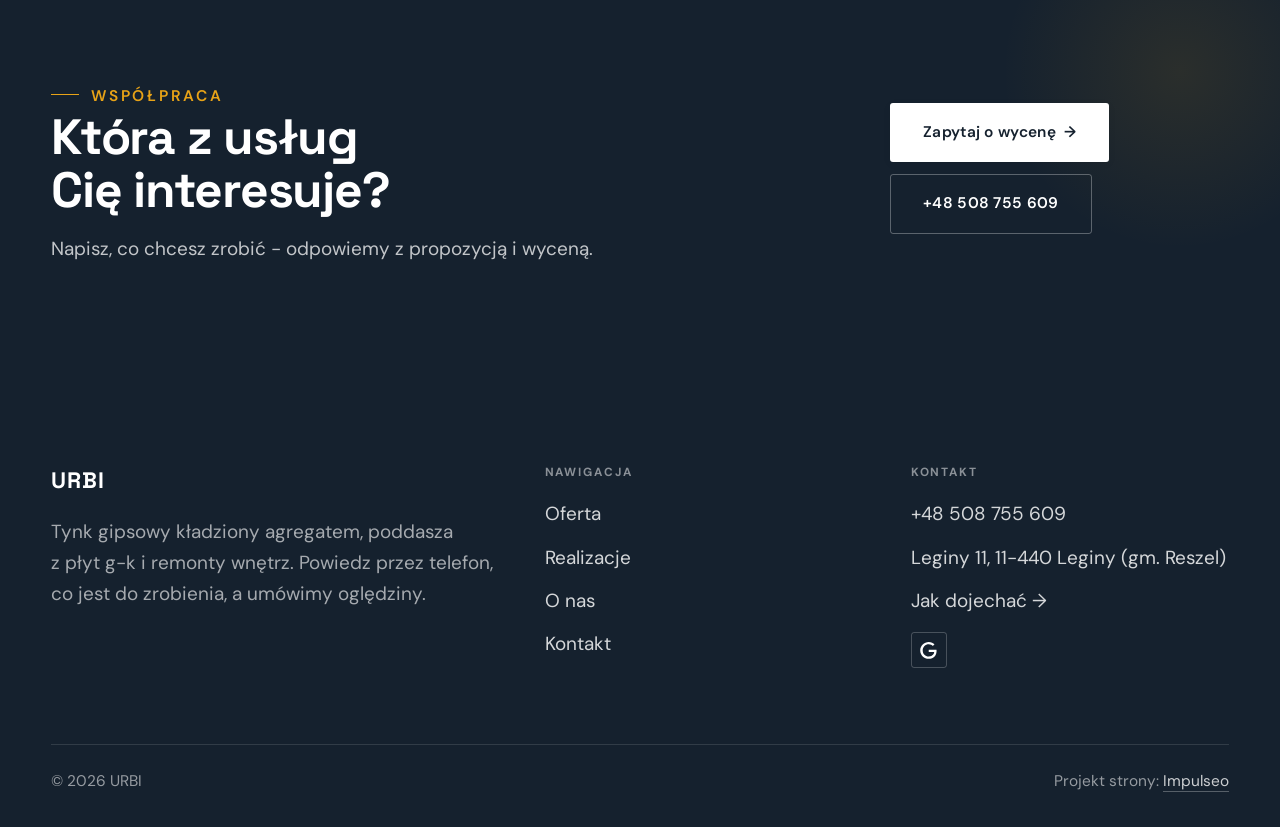
<file: oferta.html>
<!DOCTYPE html>
<html lang="pl">
<head>
<meta charset="UTF-8">
<meta name="viewport" content="width=device-width, initial-scale=1.0">
<title>Oferta - URBI</title>
<meta name="description" content="URBI z Legin koło Reszla - tynki maszynowe gipsowe, zabudowy z płyt g-k i remonty wnętrz. Reszel, Kętrzyn, Biskupiec, Mrągowo. Zadzwoń: +48 508 755 609.">
<link rel="canonical" href="https://kris20032.github.io/urbi/oferta.html">
<meta name="robots" content="noindex, nofollow">
<meta property="og:type" content="website">
<meta property="og:locale" content="pl_PL">
<meta property="og:site_name" content="URBI">
<meta property="og:title" content="Oferta - URBI">
<meta property="og:description" content="URBI z Legin koło Reszla - tynki maszynowe gipsowe, zabudowy z płyt g-k i remonty wnętrz. Reszel, Kętrzyn, Biskupiec, Mrągowo. Zadzwoń: +48 508 755 609.">
<meta property="og:url" content="https://kris20032.github.io/urbi/oferta.html">
<meta property="og:image" content="https://kris20032.github.io/urbi/img/og.jpg">
<meta property="og:image:width" content="1200">
<meta property="og:image:height" content="630">
<meta name="twitter:card" content="summary_large_image">
<link rel="preconnect" href="https://fonts.googleapis.com">
<link rel="preconnect" href="https://fonts.gstatic.com" crossorigin>
<link href="https://fonts.googleapis.com/css2?family=Space+Grotesk:wght@500;600;700&family=DM+Sans:opsz,wght@9..40,400;9..40,500;9..40,600&display=swap" rel="stylesheet">
<link rel="stylesheet" href="assets/styles.css?v=aef503f2">
</head>
<body>

<header class="nav">
  <div class="wrap nav-inner">
    <a class="brand" href="index.html"><span class="name">URBI</span><span class="sub">Reszel</span></a>
    <nav class="nav-links">
      <a href="oferta.html" class="active" aria-current="page">Oferta</a>
      <a href="realizacje.html">Realizacje</a>
      <a href="o-nas.html">O nas</a>
      <a href="kontakt.html">Kontakt</a>
      <a href="tel:+48508755609" class="btn btn-accent">Zadzwoń +48 508 755 609</a>
    </nav>
    <button class="nav-toggle" aria-label="Menu"><span></span><span></span><span></span></button>
  </div>
</header>

<main>
<section class="pagehead">
  <img src="img/g4.jpg" alt="URBI - Zakres prac" width="1516" height="960" decoding="async">
  <div class="wrap">
    <span class="eyebrow">Co robimy</span>
    <h1>Zakres prac</h1>
    <p>Najczęściej tynkujemy domy jednorodzinne i zabudowujemy poddasza. Powiedz przez telefon, ile jest metrów i na kiedy potrzebujesz, a umówimy się na oględziny.</p>
  </div>
</section>
<section>
  <div class="wrap">
    <div class="svc-row reveal">
      <div class="svc-row-art"><img src="img/g12.jpg" alt="Tynki maszynowe gipsowe" loading="lazy" width="1538" height="988" decoding="async"></div>
      <div>
        <span class="num">01</span>
        <h3>Tynki maszynowe gipsowe</h3>
        <p class="muted">Tynk podawany agregatem, ściągany łatą i zacierany. Ściany i sufity wychodzą równe, gotowe pod gładź albo od razu pod malowanie. W domu jednorodzinnym to praca na kilka dni, a nie na kilka tygodni.</p>
      </div>
    </div>
    <div class="svc-row rev reveal">
      <div class="svc-row-art"><img src="img/about.jpg" alt="Zabudowy z płyt g-k" loading="lazy" width="1600" height="1066" decoding="async"></div>
      <div>
        <span class="num">02</span>
        <h3>Zabudowy z płyt g-k</h3>
        <p class="muted">Skosy, ścianki działowe i sufity na poddaszu. Płyty na stelażu, ościeża drzwiowe wyprowadzone w pionie, połączenia przygotowane pod szpachlowanie.</p>
      </div>
    </div>
    <div class="svc-row reveal">
      <div class="svc-row-art"><img src="img/g1.jpg" alt="Remonty wnętrz" loading="lazy" width="1200" height="1600" decoding="async"></div>
      <div>
        <span class="num">03</span>
        <h3>Remonty wnętrz</h3>
        <p class="muted">Pokój, piętro albo cały dom. Ustalamy zakres na miejscu i robimy po kolei, żeby kolejna ekipa mogła wejść bez poprawek.</p>
      </div>
    </div>
    <div class="svc-row rev reveal">
      <div class="svc-row-art"><img src="img/g2.jpg" alt="Wykończenia pod malowanie" loading="lazy" width="1200" height="1600" decoding="async"></div>
      <div>
        <span class="num">04</span>
        <h3>Wykończenia pod malowanie</h3>
        <p class="muted">Narożniki na listwy, ościeża okienne i drzwiowe, gładkie płaszczyzny. To detale, po których widać, czy ktoś się przyłożył.</p>
      </div>
    </div>
    <div class="svc-row reveal">
      <div class="svc-row-art"><img src="img/g3.jpg" alt="Prace elektryczne przy remoncie" loading="lazy" width="1200" height="1600" decoding="async"></div>
      <div>
        <span class="num">05</span>
        <h3>Prace elektryczne przy remoncie</h3>
        <p class="muted">Przy remoncie da się od razu zaplanować przewody, gniazdka i punkty światła, zanim ściany pójdą pod tynk. Szczegóły ustalisz przez telefon.</p>
      </div>
    </div>
  </div>
</section>

<section class="cta">
  <div class="wrap">
    <div class="reveal">
      <span class="eyebrow">Współpraca</span>
      <h2>Która z usług Cię interesuje?</h2>
      <p>Napisz, co chcesz zrobić - odpowiemy z propozycją i wyceną.</p>
    </div>
    <div class="cta-actions reveal">
      <a href="kontakt.html" class="btn btn-light">Zapytaj o wycenę <span class="arr">→</span></a>
      <a href="tel:+48508755609" class="btn btn-ghost btn-ghost-cta">+48 508 755 609</a>
    </div>
  </div>
</section>
</main>

<footer>
  <div class="wrap">
    <div class="foot-grid">
      <div class="foot-brand">
        <div class="name">URBI</div>
        <p>Tynk gipsowy kładziony agregatem, poddasza z płyt g-k i remonty wnętrz. Powiedz przez telefon, co jest do zrobienia, a umówimy oględziny.</p>
      </div>
      <div class="foot-col">
        <h4>Nawigacja</h4>
        <a href="oferta.html">Oferta</a>
        <a href="realizacje.html">Realizacje</a>
        <a href="o-nas.html">O nas</a>
        <a href="kontakt.html">Kontakt</a>
      </div>
      <div class="foot-col">
        <h4>Kontakt</h4>
        <a href="tel:+48508755609">+48 508 755 609</a>
        <p>Leginy 11, 11-440 Leginy (gm. Reszel)</p>
        <a href="https://maps.google.com/?cid=939483113768879510" target="_blank" rel="noopener">Jak dojechać →</a>
      <div class="foot-soc">
        <a class="soc" href="https://maps.google.com/?cid=939483113768879510" target="_blank" rel="noopener" aria-label="Google - URBI"><svg viewBox="0 0 24 24" aria-hidden="true" focusable="false"><path d="M12.48 10.92v3.28h7.84c-.24 1.84-.853 3.187-1.787 4.133-1.147 1.147-2.933 2.4-6.053 2.4-4.827 0-8.6-3.893-8.6-8.72s3.773-8.72 8.6-8.72c2.6 0 4.507 1.027 5.907 2.347l2.307-2.307C18.747 1.44 16.133 0 12.48 0 5.867 0 .307 5.387.307 12s5.56 12 12.173 12c3.573 0 6.267-1.173 8.373-3.36 2.16-2.16 2.84-5.213 2.84-7.667 0-.76-.053-1.467-.173-2.053H12.48z" fill="currentColor"/></svg></a>
      </div>
      </div>
    </div>
    <div class="foot-bot">
      <span>© 2026 URBI</span>
      <span>Projekt strony: <a class="foot-credit" href="https://impulseo.pl" target="_blank" rel="noopener">Impulseo</a></span>
    </div>
  </div>
</footer>
<div class="sticky-call"><a class="sc-call" href="tel:+48508755609"><svg class="ico-tel" width="16" height="16" viewBox="0 0 24 24" fill="none" aria-hidden="true"><path d="M6.6 10.8a15.5 15.5 0 0 0 6.6 6.6l2.2-2.2a1 1 0 0 1 1-.24 11.4 11.4 0 0 0 3.6.58 1 1 0 0 1 1 1V20a1 1 0 0 1-1 1A17 17 0 0 1 3 4a1 1 0 0 1 1-1h3.5a1 1 0 0 1 1 1c0 1.25.2 2.46.58 3.6a1 1 0 0 1-.25 1l-2.23 2.2Z" fill="currentColor"/></svg> Zadzwoń</a><a class="sc-quote" href="kontakt.html">Zadzwoń</a></div>
<div class="demo-wazne" data-do="2026-10-28" data-cykl="3" hidden><svg class="dw-ico" width="13" height="13" viewBox="0 0 24 24" fill="none" aria-hidden="true"><circle cx="12" cy="12" r="8.6" stroke="currentColor" stroke-width="1.8"/><path d="M12 7.2V12l3.3 2" stroke="currentColor" stroke-width="1.8" stroke-linecap="round"/></svg><span class="dw-txt"></span></div>

<script src="assets/main.js"></script>
</body>
</html>
</file>
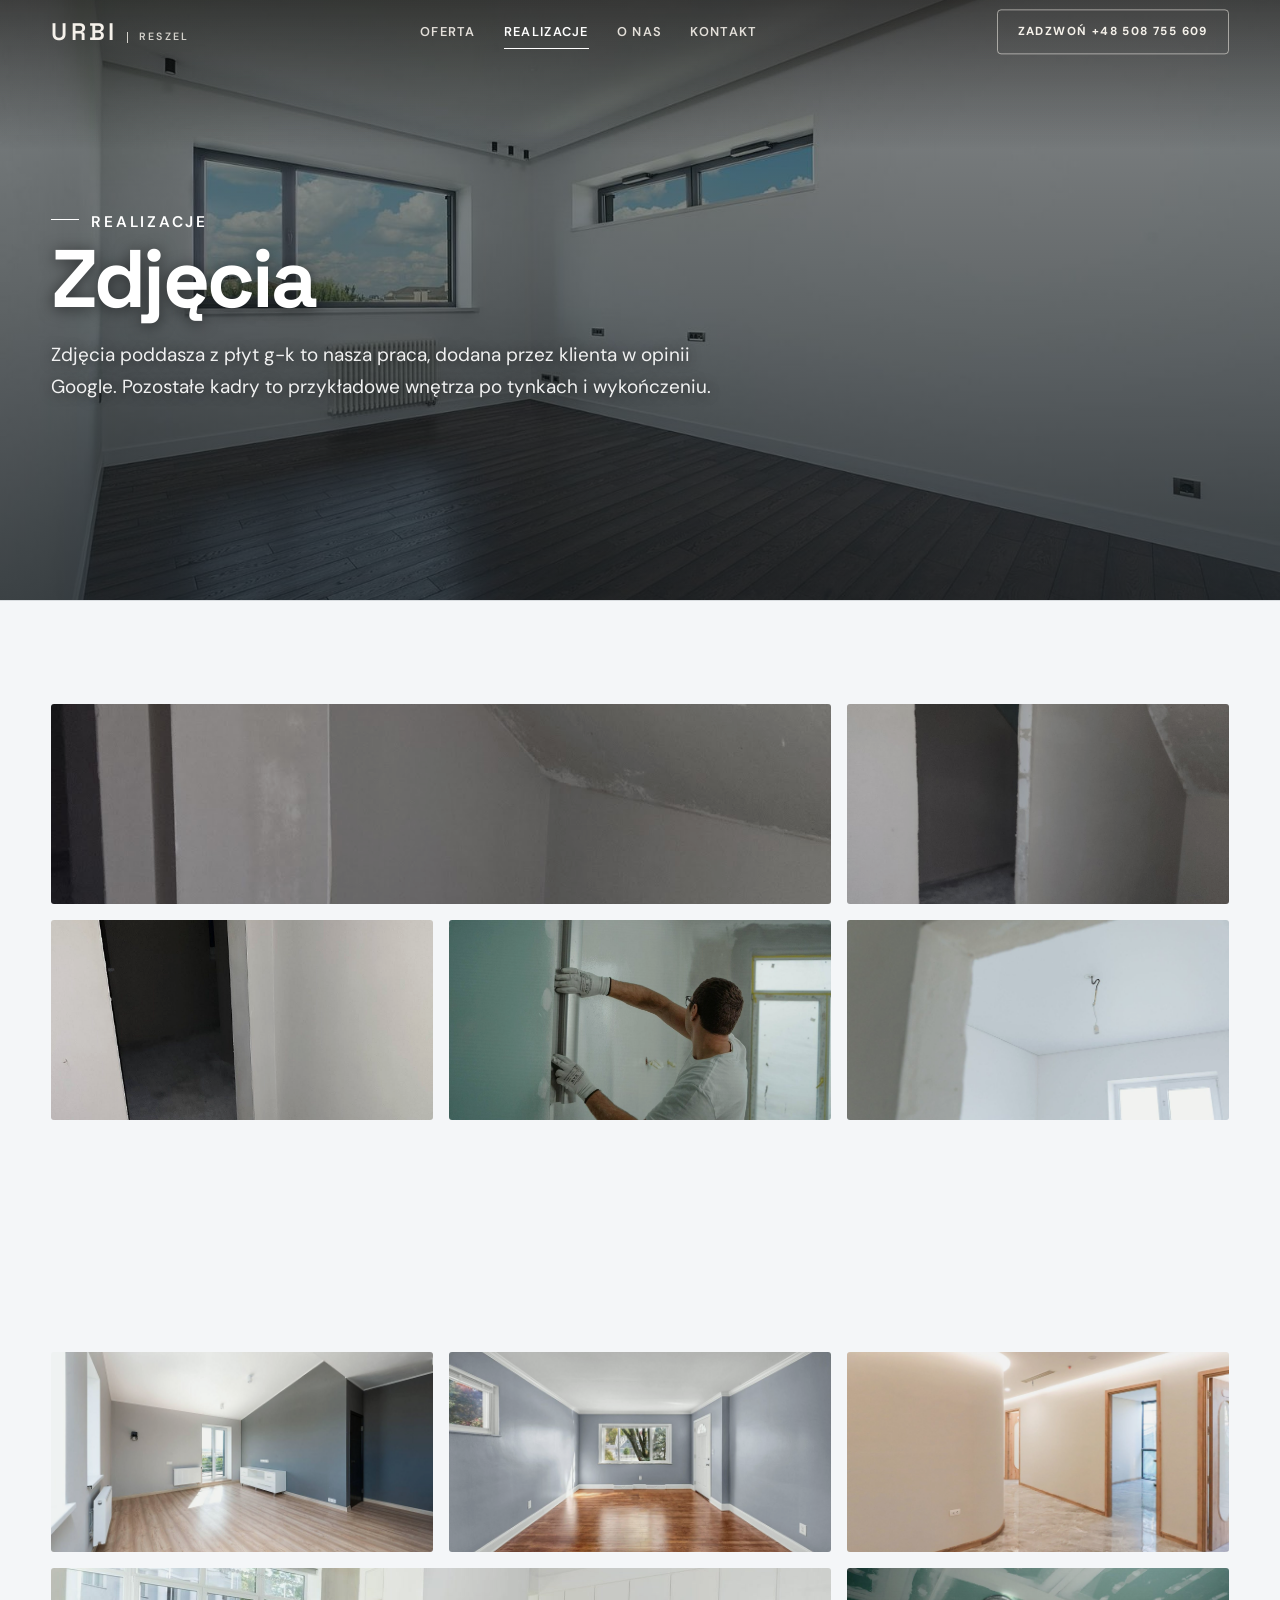
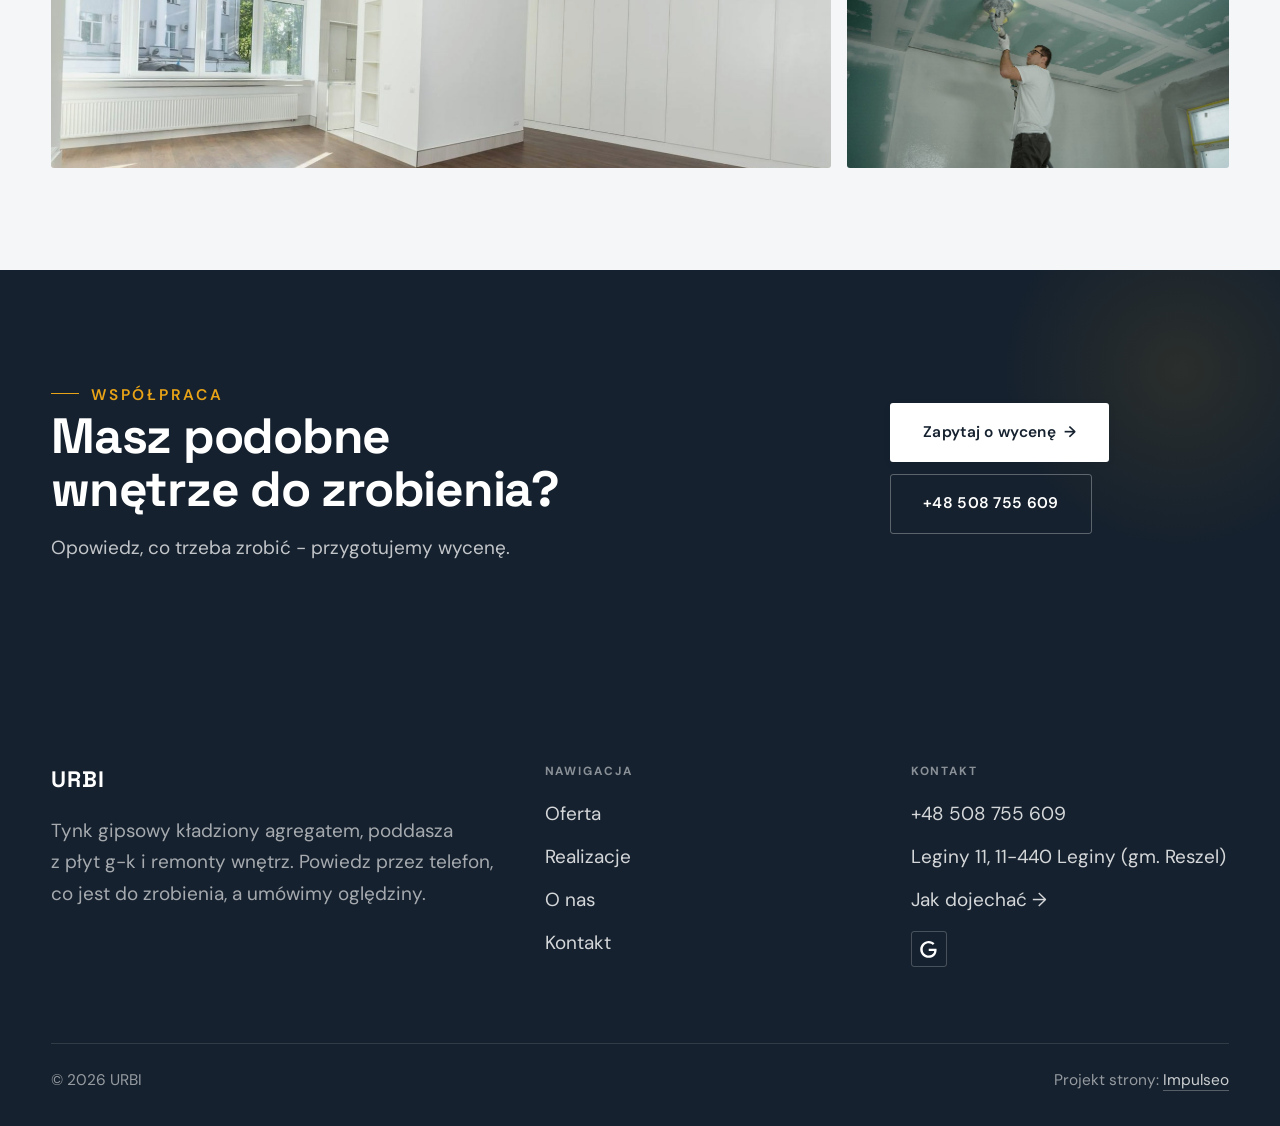
<file: realizacje.html>
<!DOCTYPE html>
<html lang="pl">
<head>
<meta charset="UTF-8">
<meta name="viewport" content="width=device-width, initial-scale=1.0">
<title>Realizacje - URBI</title>
<meta name="description" content="Realizacje URBI: Poddasze z płyt g-k, Skosy i ościeże drzwiowe, Ścianka działowa na poddaszu, Wyrównywanie ściany łatą, Narożnik pod malowanie">
<link rel="canonical" href="https://kris20032.github.io/urbi/realizacje.html">
<meta name="robots" content="noindex, nofollow">
<meta property="og:type" content="website">
<meta property="og:locale" content="pl_PL">
<meta property="og:site_name" content="URBI">
<meta property="og:title" content="Realizacje - URBI">
<meta property="og:description" content="Realizacje URBI: Poddasze z płyt g-k, Skosy i ościeże drzwiowe, Ścianka działowa na poddaszu, Wyrównywanie ściany łatą, Narożnik pod malowanie">
<meta property="og:url" content="https://kris20032.github.io/urbi/realizacje.html">
<meta property="og:image" content="https://kris20032.github.io/urbi/img/og.jpg">
<meta property="og:image:width" content="1200">
<meta property="og:image:height" content="630">
<meta name="twitter:card" content="summary_large_image">
<link rel="preconnect" href="https://fonts.googleapis.com">
<link rel="preconnect" href="https://fonts.gstatic.com" crossorigin>
<link href="https://fonts.googleapis.com/css2?family=Space+Grotesk:wght@500;600;700&family=DM+Sans:opsz,wght@9..40,400;9..40,500;9..40,600&display=swap" rel="stylesheet">
<link rel="stylesheet" href="assets/styles.css?v=aef503f2">
</head>
<body>

<header class="nav">
  <div class="wrap nav-inner">
    <a class="brand" href="index.html"><span class="name">URBI</span><span class="sub">Reszel</span></a>
    <nav class="nav-links">
      <a href="oferta.html">Oferta</a>
      <a href="realizacje.html" class="active" aria-current="page">Realizacje</a>
      <a href="o-nas.html">O nas</a>
      <a href="kontakt.html">Kontakt</a>
      <a href="tel:+48508755609" class="btn btn-accent">Zadzwoń +48 508 755 609</a>
    </nav>
    <button class="nav-toggle" aria-label="Menu"><span></span><span></span><span></span></button>
  </div>
</header>

<main>
<section class="pagehead">
  <img src="img/g6.jpg" alt="URBI - zdjęcia" width="1600" height="1068" decoding="async">
  <div class="wrap">
    <span class="eyebrow">Realizacje</span>
    <h1>Zdjęcia</h1>
    <p>Zdjęcia poddasza z płyt g-k to nasza praca, dodana przez klienta w opinii Google. Pozostałe kadry to przykładowe wnętrza po tynkach i wykończeniu.</p>
  </div>
</section>
<section>
  <div class="wrap">
    <div class="gallery">
      <div class="tile t-two3 reveal"><img src="img/g1.jpg" alt="URBI" loading="lazy" width="1200" height="1600" decoding="async"></div>
      <div class="tile t-third reveal"><img src="img/g2.jpg" alt="URBI" loading="lazy" width="1200" height="1600" decoding="async"></div>
      <div class="tile t-third reveal"><img src="img/g3.jpg" alt="URBI" loading="lazy" width="1200" height="1600" decoding="async"></div>
      <div class="tile t-third reveal"><img src="img/g4.jpg" alt="URBI" loading="lazy" width="1516" height="960" decoding="async"></div>
      <div class="tile t-third reveal"><img src="img/g5.jpg" alt="URBI" loading="lazy" width="1600" height="1066" decoding="async"></div>
      <div class="tile t-third reveal"><img src="img/g7.jpg" alt="URBI" loading="lazy" width="1600" height="1068" decoding="async"></div>
      <div class="tile t-two3 reveal"><img src="img/g8.jpg" alt="URBI" loading="lazy" width="1600" height="1066" decoding="async"></div>
      <div class="tile t-third reveal"><img src="img/g9.jpg" alt="URBI" loading="lazy" width="1600" height="1068" decoding="async"></div>
      <div class="tile t-third reveal"><img src="img/g10.jpg" alt="URBI" loading="lazy" width="1600" height="1064" decoding="async"></div>
      <div class="tile t-third reveal"><img src="img/g11.jpg" alt="URBI" loading="lazy" width="1600" height="1066" decoding="async"></div>
      <div class="tile t-two3 reveal"><img src="img/g12.jpg" alt="URBI" loading="lazy" width="1538" height="988" decoding="async"></div>
      <div class="tile t-third reveal"><img src="img/about.jpg" alt="URBI" loading="lazy" width="1600" height="1066" decoding="async"></div>
    </div>
  </div>
</section>
<section class="cta">
  <div class="wrap">
    <div class="reveal">
      <span class="eyebrow">Współpraca</span>
      <h2>Masz podobne wnętrze do zrobienia?</h2>
      <p>Opowiedz, co trzeba zrobić - przygotujemy wycenę.</p>
    </div>
    <div class="cta-actions reveal">
      <a href="kontakt.html" class="btn btn-light">Zapytaj o wycenę <span class="arr">→</span></a>
      <a href="tel:+48508755609" class="btn btn-ghost btn-ghost-cta">+48 508 755 609</a>
    </div>
  </div>
</section>
</main>

<footer>
  <div class="wrap">
    <div class="foot-grid">
      <div class="foot-brand">
        <div class="name">URBI</div>
        <p>Tynk gipsowy kładziony agregatem, poddasza z płyt g-k i remonty wnętrz. Powiedz przez telefon, co jest do zrobienia, a umówimy oględziny.</p>
      </div>
      <div class="foot-col">
        <h4>Nawigacja</h4>
        <a href="oferta.html">Oferta</a>
        <a href="realizacje.html">Realizacje</a>
        <a href="o-nas.html">O nas</a>
        <a href="kontakt.html">Kontakt</a>
      </div>
      <div class="foot-col">
        <h4>Kontakt</h4>
        <a href="tel:+48508755609">+48 508 755 609</a>
        <p>Leginy 11, 11-440 Leginy (gm. Reszel)</p>
        <a href="https://maps.google.com/?cid=939483113768879510" target="_blank" rel="noopener">Jak dojechać →</a>
      <div class="foot-soc">
        <a class="soc" href="https://maps.google.com/?cid=939483113768879510" target="_blank" rel="noopener" aria-label="Google - URBI"><svg viewBox="0 0 24 24" aria-hidden="true" focusable="false"><path d="M12.48 10.92v3.28h7.84c-.24 1.84-.853 3.187-1.787 4.133-1.147 1.147-2.933 2.4-6.053 2.4-4.827 0-8.6-3.893-8.6-8.72s3.773-8.72 8.6-8.72c2.6 0 4.507 1.027 5.907 2.347l2.307-2.307C18.747 1.44 16.133 0 12.48 0 5.867 0 .307 5.387.307 12s5.56 12 12.173 12c3.573 0 6.267-1.173 8.373-3.36 2.16-2.16 2.84-5.213 2.84-7.667 0-.76-.053-1.467-.173-2.053H12.48z" fill="currentColor"/></svg></a>
      </div>
      </div>
    </div>
    <div class="foot-bot">
      <span>© 2026 URBI</span>
      <span>Projekt strony: <a class="foot-credit" href="https://impulseo.pl" target="_blank" rel="noopener">Impulseo</a></span>
    </div>
  </div>
</footer>
<div class="sticky-call"><a class="sc-call" href="tel:+48508755609"><svg class="ico-tel" width="16" height="16" viewBox="0 0 24 24" fill="none" aria-hidden="true"><path d="M6.6 10.8a15.5 15.5 0 0 0 6.6 6.6l2.2-2.2a1 1 0 0 1 1-.24 11.4 11.4 0 0 0 3.6.58 1 1 0 0 1 1 1V20a1 1 0 0 1-1 1A17 17 0 0 1 3 4a1 1 0 0 1 1-1h3.5a1 1 0 0 1 1 1c0 1.25.2 2.46.58 3.6a1 1 0 0 1-.25 1l-2.23 2.2Z" fill="currentColor"/></svg> Zadzwoń</a><a class="sc-quote" href="kontakt.html">Zadzwoń</a></div>
<div class="demo-wazne" data-do="2026-10-28" data-cykl="3" hidden><svg class="dw-ico" width="13" height="13" viewBox="0 0 24 24" fill="none" aria-hidden="true"><circle cx="12" cy="12" r="8.6" stroke="currentColor" stroke-width="1.8"/><path d="M12 7.2V12l3.3 2" stroke="currentColor" stroke-width="1.8" stroke-linecap="round"/></svg><span class="dw-txt"></span></div>

<script src="assets/main.js"></script>
</body>
</html>
</file>
<file: assets/styles.css>
/* ============================================================
   STOLBASZ — premium, architektoniczny B2B fit-out
   Jasna paleta, zero brązu. System wg premium-web-craft.
   Projekt strony: Impulseo (impulseo.pl)
   ============================================================ */

:root{
  /* PALETA — jasna, architektoniczna, chłodna */
  --paper:#F4F6F8;          /* główne tło */
  --paper-2:#E7EBEF;        /* sekcje alternatywne (chłodny jasny szary) */
  --paper-3:#E7EBEF;        /* delikatne wypełnienia */
  --ink:#15212E;            /* tekst główny — chłodny grafit */
  --ink-soft:#243443;       /* nagłówki drugorzędne */
  --muted:#6B7785;          /* tekst poboczny */
  --line:rgba(21,33,46,.12);/* hairline */
  --accent:#E8A317;         /* stonowany petrol-slate — jedyny akcent */
  --accent-d:#C9870C;
  --accent-soft:rgba(232,163,23,.10);
  --dark:#15212E;           /* sekcje ciemne (stopka/CTA) */

  /* HOVER ZDJĘĆ — JEDEN standard dla całego silnika (decyzja K. 04.08.2026, artefakt z wariantami).
     AKTUALNE (K.+Szymon 09.08.2026, wybór z artefaktu 6 wariantów): zoom 1.05 przy 1.4s -
     przy tak długim czasie mocniejszy kadr NIE skacze, tylko „oddycha". Poprzedni standard
     (1.02 / .55s z 04.08) odbierany jako dynamiczny i szybki.
     Spoczynek lekko przygaszony, ale TYLKO tam, gdzie jest mysz (@media hover:hover) —
     na telefonie zdjęcia zostają w pełnej jasności. */
  --img-zoom:1.05;                   /* K.+Szymon 09.08: wariant F z artefaktu porównawczego */
  --img-rest:brightness(.95) saturate(.99);
  --img-hot:brightness(1.06) saturate(1.05);
  --img-dur:1.4s;                    /* K.+Szymon 09.08 (wariant F): powoli = elegancko */
  --img-ease:cubic-bezier(.16,.84,.44,1);  /* miękki ogon, efekt „oddychania" */

  /* ODSTĘPY — skala 4/8 */
  --space-1:4px; --space-2:8px; --space-3:12px; --space-4:16px; --space-5:24px;
  --space-6:32px; --space-7:48px; --space-8:64px; --space-9:96px; --space-10:128px;

  /* TYPOGRAFIA — fluid clamp() (skala podbita 16.07.2026: większe, czytelniejsze litery — uwaga Adama) */
  --text-sm:clamp(.9rem,.87rem + .12vw,1rem);
  --text-base:clamp(1.08rem,1.04rem + .18vw,1.2rem);
  --text-lg:clamp(1.24rem,1.15rem + .34vw,1.44rem);
  --text-h3:clamp(1.34rem,1.22rem + .55vw,1.66rem);
  --text-h2:clamp(2.1rem,1.66rem + 2.1vw,3.1rem);
  --text-h1:clamp(2.9rem,2.1rem + 4vw,5.1rem);

  /* PROMIENIE — architektoniczne, raczej ostre */
  --r-sm:3px; --r-md:6px; --r-lg:10px;

  /* RUCH */
  --ease:cubic-bezier(.25,.46,.45,.94); --dur:.24s;

  /* CIENIE — miękkie, warstwowe */
  --sh-sm:0 1px 2px rgba(16,24,32,.04), 0 2px 8px rgba(16,24,32,.05);
  --sh-md:0 2px 6px rgba(16,24,32,.05), 0 12px 28px -8px rgba(16,24,32,.12);
  --sh-lg:0 6px 14px rgba(16,24,32,.07), 0 26px 56px -18px rgba(16,24,32,.22);

  --hairline:1px solid var(--line);

  --font-display:'Space Grotesk','Inter',sans-serif;
  --font-body:'DM Sans','Inter',sans-serif;
}

*{box-sizing:border-box;margin:0;padding:0}
html{scroll-behavior:smooth}
body{
  font-family:var(--font-body);
  font-size:var(--text-base);
  line-height:1.65;
  color:var(--ink);
  background:var(--paper);
  -webkit-font-smoothing:antialiased;
  text-rendering:optimizeLegibility;
}
img{max-width:100%;height:auto;display:block}  /* height:auto = width/height z atrybutów trzyma proporcje (TOP#12) */
a{color:inherit;text-decoration:none}

.wrap{width:min(92%,1180px);margin-inline:auto}
section{padding-block:clamp(52px,6.5vw,96px)}

h1,h2,h3{font-family:var(--font-display);font-weight:700;line-height:1.08;letter-spacing:-.02em;color:var(--ink)}
h1{font-size:var(--text-h1);letter-spacing:-.035em}
h2{font-size:var(--text-h2);letter-spacing:-.025em}
h3{font-size:var(--text-h3)}
/* MIARA — długość wiersza. WCAG 2.2 SC 1.4.8: max 80 znaków; Butterick: 45–90.
   68ch daje realnie 72–78 znaków polskiego tekstu, czyli z zapasem pod granicą.
   Wcześniej limit miał TYLKO <p> — <li>, <blockquote> i <dd> nie miały żadnego,
   i to jedyny powód, dla którego 23 bloki na dwóch oddanych stronach jadą po
   83–106 znaków w wierszu (pomiar 07.08.2026, bramka `miara`).
   ⚠️ Listy i definicje ograniczamy TYLKO bez klasy: `ul`/`ol` z klasą to u nas
   układ (siatki kafli, menu), a nie tekst ciągły — tam miarę wyznacza układ. */
/* 60ch, nie 68ch (K. 10.08): po zmianie fontów na węższe kroje (DM Sans i spółka)
   w 68ch mieściło się ~90 znaków - bramka pikselowa słusznie zgłaszała przekroczenie
   granicy 80. Pomiar na żywej przeglądarce: 60ch = 90 znaków, 53ch = ~78 znaków, czyli normę WCAG 1.4.8. */
:root{ --miara:53ch }
p{max-width:min(100%,var(--miara))}
blockquote,
ul:not([class])>li, ol:not([class])>li,
dl:not([class])>dd{max-width:min(100%,var(--miara))}

/* ⚠️ Świadomie BEZ wyjątku `.tile p,.card p,.svc p{max-width:none}`, choć nasuwa się sam:
   te akapity BYŁY już ograniczone (stare `p{max-width:65ch}`), więc „wyjątek" nie odblokowałby
   niczego nowego — tylko ROZLUŹNIŁ stan sprzed zmiany na wszystkich demach naraz.
   `figcaption` żadna z reguł wyżej nie dotyczy, więc też nie potrzebuje zwolnienia. */

/* ŁAMANIE. `balance` wyrównuje długości wierszy w nagłówku, `pretty` pilnuje ostatniego
   wiersza akapitu, żeby nie został w nim jeden wyraz. Obsługiwane od Chrome 117 /
   Safari 17.5; starsze przeglądarki po prostu ignorują tę własność.
   `text-wrap:pretty` nie występowało dotąd ANI RAZ w silniku ani w repo klientów. */
h1,h2,h3,.lead,.lede{text-wrap:balance}
p,li,blockquote,dd{text-wrap:pretty}

.eyebrow{
  font-family:var(--font-body);
  font-size:var(--text-sm);
  font-weight:600;
  letter-spacing:.18em;
  text-transform:uppercase;
  color:var(--accent);
  display:inline-flex;align-items:center;gap:var(--space-3);
}
/* flex:none + margin-top = kreska trzyma się PIERWSZEJ linii. Wcześniej align-items:center
   centrowało ją względem całego bloku i przy zawinięciu (długi kicker typu
   „…WNĘTRZ · LESZNO · OD 2019") druga linia lądowała z brzydkim wcięciem. */
.eyebrow{align-items:flex-start}
.eyebrow>*,.eyebrow{text-wrap:balance}   /* dlugi kicker lamal sie na sierote typu samo „2019" w drugiej linii */
.eyebrow::before{content:"";width:28px;height:1px;background:var(--accent);display:inline-block;flex:none;margin-top:.62em}

.muted{color:var(--muted)}
.lead{font-size:var(--text-lg);line-height:1.55;color:var(--ink-soft);max-width:50ch}

/* ---------- BUTTONS ---------- */
.btn{
  display:inline-flex;align-items:center;gap:var(--space-2);
  font-weight:600;font-size:var(--text-sm);letter-spacing:.02em;
  padding:var(--space-4) var(--space-6);
  border-radius:var(--r-sm);
  transition:transform var(--dur) var(--ease),box-shadow var(--dur) var(--ease),background var(--dur) var(--ease);
  cursor:pointer;border:1px solid transparent;
}
.btn-accent{background:var(--accent);color:#fff;box-shadow:var(--sh-sm)}
.btn-accent:hover{background:var(--accent-d);transform:translateY(-2px);box-shadow:var(--sh-md)}
.btn-accent:active{transform:translateY(0);box-shadow:var(--sh-sm)}
.btn-ghost{background:transparent;color:var(--ink);border-color:var(--line)}
.btn-ghost:hover{border-color:var(--accent);color:var(--accent);transform:translateY(-2px)}
.btn-light{background:#fff;color:var(--ink);box-shadow:var(--sh-sm)}
.btn-light:hover{transform:translateY(-2px);box-shadow:var(--sh-md)}
.btn .arr{transition:transform var(--dur) var(--ease)}
.btn:hover .arr{transform:translateX(4px)}

/* ---------- NAV ---------- */
.nav{
  position:sticky;top:0;z-index:50;
  background:color-mix(in srgb,var(--paper) 88%,transparent);
  backdrop-filter:saturate(140%) blur(10px);
  border-bottom:var(--hairline);
}
.nav-inner{display:flex;align-items:center;justify-content:space-between;gap:var(--space-5);height:72px}
/* ANTY-NACHODZENIE (K. 05.08.2026): długa nazwa firmy + przycisk z pełnym numerem nie mieściły się w pasku
   i flex ściskał linki PONIŻEJ ich treści - "Kontakt" wchodził na ramkę "Zadzwoń +48 ...". Teraz ustępuje
   nazwa marki (skrót wielokropkiem), a menu i przycisk nigdy się nie kurczą ani nie zachodzą na siebie. */
.brand{display:flex;flex-direction:column;line-height:1;min-width:0;flex:0 1 auto}
.brand .name{font-family:var(--font-display);font-weight:800;font-size:1.35rem;letter-spacing:.04em;white-space:nowrap;overflow:hidden;text-overflow:ellipsis}
.brand .sub{font-size:.62rem;letter-spacing:.34em;text-transform:uppercase;color:var(--muted);margin-top:5px;white-space:nowrap;overflow:hidden;text-overflow:ellipsis}
.nav-links{display:flex;align-items:center;gap:var(--space-6);flex:0 0 auto}
.nav-links a{font-size:var(--text-sm);font-weight:500;color:var(--ink-soft);position:relative;padding-block:4px;white-space:nowrap;transition:color var(--dur) var(--ease)}
.nav-links a::after{content:"";position:absolute;left:0;bottom:0;width:0;height:1.5px;background:var(--accent);transition:width var(--dur) var(--ease)}
.nav-links a:hover,.nav-links a.active{color:var(--ink)}
.nav-links a:hover::after,.nav-links a.active::after{width:100%}
.nav-links .btn{padding:var(--space-2) var(--space-5)}
/* przyciski w nav: właściwy kolor (przebij .nav-links a) + bez podkreślenia */
.nav-links a.btn-accent{color:#fff}
.nav-links a.btn-ghost,.nav-links a.btn-light{color:var(--ink)}
/* CTA w pasku: NIE podkreślenie spod linków menu, ale ten sam przelatujący błysk,
   co na wszystkich innych przyciskach (zgłoszenie K. 13.08.2026 - „na hero jest efekt
   światła przechodzącego przez przycisk, na navbarze go nie ma, a mają być identyczne").
   Reguła `.nav-links a::after` jest silniejsza od `.btn::after`, więc trzeba jej
   geometrię wyzerować i wpisać połysk z nazwy - samo `display:none` gasiło efekt. */
.nav-links a.btn::after{
  display:block;content:"";position:absolute;inset:0;z-index:-1;pointer-events:none;
  width:auto;height:auto;border-radius:inherit;   /* kasuje geometrię podkreślenia (width:0;height:1.5px) */
  background:linear-gradient(100deg,transparent 32%,rgba(255,255,255,.20) 50%,transparent 68%);
  translate:-120% 0}
@media (prefers-reduced-motion:no-preference){
  .nav-links a.btn:hover::after{translate:120% 0;transition:translate .75s var(--mt-ease,cubic-bezier(.16,.84,.44,1))}
}
.nav-toggle{display:none;background:none;border:none;cursor:pointer;flex-direction:column;gap:5px;padding:8px}
.nav-toggle span{width:24px;height:2px;background:var(--ink);transition:var(--dur)}
/* Ciasny zakres MIĘDZY menu mobilnym a pełnym pulpitem: zbijamy odstępy i nazwę marki,
   żeby wszystko zmieściło się naturalnie, zanim w ogóle dojdzie do skracania wielokropkiem. */
@media(max-width:1280px) and (min-width:921px){
  .nav-links{gap:var(--space-4)}
  .nav-links .btn{padding:var(--space-2) var(--space-4)}
  .brand .name{font-size:1.15rem}
}

/* ---------- HERO (split) ---------- */
.hero{position:relative;overflow:hidden;border-bottom:var(--hairline)}
.hero-grid{display:grid;grid-template-columns:1.05fr .95fr;gap:clamp(24px,4vw,60px);align-items:center;
  padding-block:clamp(36px,4.5vw,64px)}
.hero-copy .eyebrow{margin-bottom:var(--space-5)}
.hero-copy h1{margin-bottom:var(--space-5)}
.hero-copy .lead{margin-bottom:var(--space-7)}
.hero-actions{display:flex;flex-wrap:wrap;gap:var(--space-4)}
.hero-art{position:relative;aspect-ratio:4/3;border-radius:var(--r-lg);overflow:hidden;box-shadow:var(--sh-lg)}
.hero-art img{width:100%;height:100%;object-fit:cover}
.hero-art::after{content:"";position:absolute;inset:0;background:linear-gradient(180deg,transparent 55%,rgba(18,24,28,.28))}
.hero-badge{position:absolute;left:var(--space-5);bottom:var(--space-5);z-index:2;
  background:rgba(252,252,251,.94);backdrop-filter:blur(4px);
  border-radius:var(--r-md);padding:var(--space-4) var(--space-5);box-shadow:var(--sh-md);max-width:78%}
.hero-badge strong{display:block;font-family:var(--font-display);font-size:1rem;letter-spacing:-.01em}
.hero-badge span{font-size:var(--text-sm);color:var(--muted)}

/* ---------- HERO duży / kinowy (strona główna) ---------- */
.hero-cine{position:relative;min-height:clamp(560px,82vh,840px);min-height:clamp(560px,82svh,840px);display:flex;align-items:center;overflow:hidden;border-bottom:var(--hairline)}
.hero-cine>img{position:absolute;inset:0;width:100%;height:100%;object-fit:cover;z-index:0}
.hero-cine::after{content:"";position:absolute;inset:0;z-index:1;
  background:linear-gradient(95deg,rgba(13,18,23,.86) 0%,rgba(13,18,23,.64) 32%,rgba(13,18,23,.24) 62%,rgba(13,18,23,.04) 100%)}
.hero-cine .wrap{position:relative;z-index:2;padding-block:var(--space-8)}
.hero-cine .hero-copy{max-width:660px}
.hero-cine .eyebrow{color:#fff;margin-bottom:var(--space-5)}
.hero-cine .eyebrow::before{background:#fff}
.hero-cine h1{color:#fff;margin-bottom:var(--space-5);font-size:clamp(2.9rem,2rem + 4.4vw,5.2rem);text-wrap:balance}
.hero-cine .lead{color:rgba(255,255,255,.92);max-width:48ch;margin-bottom:var(--space-7)}
.hero-cine .hero-actions{display:flex;flex-wrap:wrap;gap:var(--space-4)}
/* NISKIE OKNO (laptop z dokiem i paskami przeglądarki ma ~700-780 px wysokości widoku):
   H1 do 5.2rem + długi lead nie mieściły się i przyciski wypadały POD krawędź ekranu -
   klient widział stronę bez ani jednego CTA. Skalujemy w dół, zamiast przycinać treść. */
@media(min-width:821px) and (max-height:820px){
  .hero-cine{min-height:clamp(520px,94svh,780px)}
  .hero-cine .wrap{padding-block:var(--space-6)}
  .hero-cine h1{font-size:clamp(2.2rem,1.5rem + 2.6vw,3.6rem);margin-bottom:var(--space-4)}
  .hero-cine .eyebrow{margin-bottom:var(--space-4)}
  .hero-cine .lead{margin-bottom:var(--space-5);max-width:44ch}
}
@media(max-width:680px){
  .hero-cine{min-height:clamp(520px,76vh,640px);min-height:clamp(520px,76svh,640px);align-items:flex-end}
  .hero-cine::after{background:linear-gradient(0deg,rgba(13,18,23,.9) 6%,rgba(13,18,23,.45) 55%,rgba(13,18,23,.25) 100%)}
  .hero-cine .wrap{padding-bottom:var(--space-9)}
  /* TELEFON (~90% oglądających): lead potrafił zająć 8 linii i zepchnąć CTA poza pierwszy ekran.
     Zwężamy interlinię i skalę - treści nie ucinamy, bo to ona sprzedaje. */
  .hero-cine .lead{font-size:.98rem;line-height:1.5;margin-bottom:var(--space-5)}
  .hero-cine .eyebrow{font-size:.72rem;letter-spacing:.13em;margin-bottom:var(--space-4)}
  .hero-cine .eyebrow::before{width:20px}
  .hero-cine h1{margin-bottom:var(--space-4)}
}

/* full-bleed hero variant (podstrony) */
.pagehead{position:relative;min-height:46vh;min-height:46svh;display:flex;align-items:flex-end;overflow:hidden;border-bottom:var(--hairline)}
.pagehead img{position:absolute;inset:0;width:100%;height:100%;object-fit:cover}
/* 10.08.2026 (decyzja K.): mocniejsze przyciemnienie + cień pod tekstem. Bramka mierzyła na
   nagłówkach podstron 3,38-3,43:1 przy wymaganych 4,5 — jasne zdjęcie (hala, śnieg, niebo)
   podchodziło pod biały tekst. Zdjęcia klientów są różne, więc kontrast musi dawać WARSTWA,
   a nie szczęśliwy dobór kadru. */
.pagehead::after{content:"";position:absolute;inset:0;background:linear-gradient(180deg,rgba(18,24,28,.40),rgba(18,24,28,.76))}
.pagehead .wrap{position:relative;z-index:2;padding-block:var(--space-9);color:#fff}
.pagehead h1{color:#fff;max-width:18ch;text-shadow:0 2px 16px rgba(0,0,0,.55)}
.pagehead .eyebrow{color:#fff}
.pagehead .eyebrow::before{background:#fff}
.pagehead p{color:rgba(255,255,255,.92);margin-top:var(--space-4);max-width:54ch;text-shadow:0 1px 12px rgba(0,0,0,.5)}

/* ---------- STRIP (pasek skrótów / liczby) ---------- */
.strip{background:var(--dark);color:#fff}
/* PASEK HASEŁ — standard 04.08.2026 (decyzja K.): 5 haseł w JEDNYM rzędzie, tekst WYŚRODKOWANY,
   węższe marginesy boczne niż reszta strony (pasek ma iść szerzej), równe wysokości kolumn. */
.strip .wrap{width:min(96%,1440px);display:grid;grid-template-columns:repeat(5,1fr);
  gap:var(--space-5);padding-block:var(--space-7);align-items:stretch}
.strip .item .k{font-family:var(--font-display);font-size:clamp(1.05rem,.82rem + .85vw,1.55rem);
  font-weight:800;letter-spacing:-.02em;color:#fff;line-height:1.18;text-wrap:balance}
.strip .item .v{font-size:var(--text-sm);color:rgba(255,255,255,.66);margin-top:var(--space-2);line-height:1.4}
.strip .item{border-left:2px solid var(--accent);padding-inline:var(--space-4);
  text-align:center;display:flex;flex-direction:column;justify-content:center}
/* liczba kolumn = liczba haseł, żeby ostatnie nie zostawało samo w drugim rzędzie.
   Klasę n-N nadaje multipage.py; domyślnie (bez klasy) pasek jest 5-kolumnowy. */
.strip.n-2 .wrap{grid-template-columns:repeat(2,1fr)}
.strip.n-3 .wrap{grid-template-columns:repeat(3,1fr)}
.strip.n-4 .wrap{grid-template-columns:repeat(4,1fr);gap:var(--space-6)}
.strip.n-4 .item .k{font-size:clamp(1.3rem,1rem + 1.1vw,2rem)}
.strip.n-6 .wrap{grid-template-columns:repeat(6,1fr);gap:var(--space-4)}
.strip.n-6 .item .k{font-size:clamp(.98rem,.8rem + .7vw,1.35rem)}
/* równe łamanie: zamiast "długa linia + jedno słowo" obie linie zbliżonej długości */
.strip .item .k{text-wrap:balance}

/* ---------- SECTION HEAD ---------- */
.head{max-width:48rem;margin-bottom:var(--space-8)}
.head.center{margin-inline:auto;text-align:center}
.head .eyebrow{margin-bottom:var(--space-4)}
.head h2{margin-bottom:var(--space-4)}
.head p{color:var(--muted);font-size:var(--text-lg);line-height:1.55}
.head.center p{margin-inline:auto}

/* ---------- INTRO SPLIT ---------- */
.split{display:grid;grid-template-columns:.92fr 1.08fr;gap:clamp(28px,5vw,80px);align-items:center}
.split.rev{grid-template-columns:1.08fr .92fr}
.split.rev .split-art{order:-1}
.split-art{position:relative;aspect-ratio:5/4;border-radius:var(--r-lg);overflow:hidden;box-shadow:var(--sh-lg)}
.split-art img{width:100%;height:100%;object-fit:cover}
.split-copy h2{margin-bottom:var(--space-5)}
.split-copy p+p{margin-top:var(--space-4)}
.split-copy .btn{margin-top:var(--space-6)}

/* ---------- SERVICES (zakres) ---------- */
.svc-grid{display:grid;grid-template-columns:repeat(auto-fit,minmax(280px,1fr));gap:var(--space-5)}
.svc{background:#fff;border:var(--hairline);border-radius:var(--r-md);padding:var(--space-7) var(--space-6);
  transition:transform var(--dur) var(--ease),box-shadow var(--dur) var(--ease),border-color var(--dur) var(--ease);
  position:relative;overflow:hidden}
.svc::before{content:"";position:absolute;left:0;top:0;width:3px;height:0;background:var(--accent);transition:height var(--dur) var(--ease)}
.svc:hover{transform:translateY(-4px);box-shadow:var(--sh-md);border-color:transparent}
.svc:hover::before{height:100%}
.svc .ic{font-family:var(--font-display);font-size:.8rem;font-weight:700;letter-spacing:.12em;color:var(--accent);margin-bottom:var(--space-4)}
.svc h3{margin-bottom:var(--space-3);font-size:1.22rem}
.svc p{color:var(--muted);font-size:var(--text-base);line-height:1.6}

/* big detailed service rows */
.svc-row{display:grid;grid-template-columns:.8fr 1.2fr;gap:clamp(20px,4vw,60px);align-items:center;padding-block:var(--space-8)}
.svc-row+.svc-row{border-top:var(--hairline)}
.svc-row.rev{grid-template-columns:1.2fr .8fr}
/* Naprzemienny układ wierszy oferty: co drugi wiersz ma zdjęcie po PRAWEJ.
   Było `order:-1` — martwy kod, bo zdjęcie i tak jest pierwszym dzieckiem w HTML,
   więc wszystkie wiersze wyglądały identycznie (zdjęcie zawsze z lewej), a `rev`
   zmieniało tylko szerokość kolumn. Znalezione 29.07.2026 przy różnicowaniu kierunków
   animacji (pomiar pozycji: art.mid 390/502 przy row.mid 756 — zawsze lewa strona). */
.svc-row.rev .svc-row-art{order:2}
.svc-row-art{aspect-ratio:4/3;border-radius:var(--r-md);overflow:hidden;box-shadow:var(--sh-md)}
.svc-row-art img{width:100%;height:100%;object-fit:cover}
.svc-row h3{font-size:1.5rem;margin-bottom:var(--space-4)}
.svc-row .num{font-family:var(--font-display);font-size:.85rem;font-weight:700;letter-spacing:.14em;color:var(--accent);display:block;margin-bottom:var(--space-3)}
.svc-row ul{list-style:none;margin-top:var(--space-4);display:flex;flex-direction:column;gap:var(--space-2)}
.svc-row li{position:relative;padding-left:var(--space-5);color:var(--muted);font-size:var(--text-base)}
.svc-row li::before{content:"";position:absolute;left:0;top:.62em;width:8px;height:1px;background:var(--accent)}

/* ---------- GALLERY (realizacje) ---------- */
.gallery{display:grid;grid-template-columns:repeat(12,1fr);gap:var(--space-4);grid-auto-rows:200px}
/* GALERIA MASONRY — pionowe zdjęcia (portrety beauty/wellness) bez przycinania: kolumny, height auto */
.gallery-masonry{column-count:3;column-gap:var(--space-4)}
@media(max-width:900px){.gallery-masonry{column-count:2}}
@media(max-width:560px){.gallery-masonry{column-count:1}}
.gallery-masonry .m-tile{break-inside:avoid;margin:0 0 var(--space-4);padding:0;position:relative;overflow:hidden;border-radius:var(--r-md);border:1px solid var(--line)}
.gallery-masonry .m-tile img{width:100%;height:auto;display:block}
.gallery-masonry .m-tile .cap{position:absolute;left:0;right:0;bottom:0;padding:var(--space-4);color:#fff;background:linear-gradient(0deg,rgba(0,0,0,.55),transparent);font-size:var(--text-sm)}
.gallery-masonry .m-tile .cap small{display:block;font-weight:400;opacity:.78;letter-spacing:.04em;text-transform:uppercase;font-size:.66rem;margin-top:3px}
.tile{position:relative;overflow:hidden;border-radius:var(--r-md);box-shadow:var(--sh-sm);
  transition:transform var(--dur) var(--ease),box-shadow var(--dur) var(--ease)}
.tile img{width:100%;height:100%;object-fit:cover;
  transition:transform var(--img-dur) var(--img-ease),filter var(--img-dur) var(--img-ease)}
.tile:hover{box-shadow:var(--sh-md)}
.tile .cap{position:absolute;left:0;right:0;bottom:0;padding:var(--space-5) var(--space-4) var(--space-4);
  /* mocniejszy spad + cien pod tekstem: na JASNYCH zdjeciach klienta (biale fronty, sciany)
     slaby gradient dawal kontrast ~1.5:1 zamiast wymaganych 3.6:1 (bramka wygladu, 10.08.2026) */
  background:linear-gradient(transparent 10%,rgba(18,24,28,.55) 40%,rgba(18,24,28,.88) 68%,rgba(18,24,28,.99));color:#fff;
  text-shadow:0 1px 2px rgba(0,0,0,.85),0 2px 10px rgba(0,0,0,.55);
  font-size:var(--text-sm);font-weight:600;letter-spacing:.01em;
  opacity:0;transform:translateY(8px);transition:var(--dur) var(--ease)}
.tile:hover .cap{opacity:1;transform:translateY(0)}
.tile .cap small{display:block;font-weight:400;opacity:.78;letter-spacing:.04em;text-transform:uppercase;font-size:.66rem;margin-top:3px}
/* bento spans */
.t-wide{grid-column:span 6}
.t-tall{grid-column:span 6;grid-row:span 2}
.t-std{grid-column:span 6}
.t-third{grid-column:span 4}
.t-two3{grid-column:span 8}

/* ---------- TRUST / WIARYGODNOŚĆ ---------- */
.trust{background:var(--paper-2)}
.trust-grid{display:grid;grid-template-columns:repeat(auto-fit,minmax(240px,1fr));gap:var(--space-5);margin-top:var(--space-7)}
.trust-card{background:#fff;border-radius:var(--r-md);padding:var(--space-7) var(--space-6);box-shadow:var(--sh-sm);border-top:3px solid var(--accent)}
.trust-card .big{font-family:var(--font-display);font-size:clamp(1.8rem,1.3rem + 1.6vw,2.6rem);font-weight:800;letter-spacing:-.02em;color:var(--ink);line-height:1}
.trust-card h3{font-size:1.12rem;margin:var(--space-3) 0 var(--space-2)}
.trust-card p{color:var(--muted);font-size:var(--text-base);line-height:1.55}

/* ---------- CTA band ---------- */
.cta{background:var(--dark);color:#fff;position:relative;overflow:hidden}
/* telefon w CTA: na ciemnym tle biały (domyślnie), rodziny z JASNYM tłem CTA
   nadpisują to u siebie - wcześniej kolor siedział w stylu inline i wygrywał z rodziną. */
.cta .btn-ghost-cta{color:#fff;border-color:rgba(255,255,255,.3)}
.cta .wrap{display:grid;grid-template-columns:1.4fr .6fr;gap:var(--space-7);align-items:center;position:relative;z-index:2}
.cta h2{color:#fff;max-width:20ch}
.cta p{color:rgba(255,255,255,.74);margin-top:var(--space-4)}
.cta-actions{display:flex;flex-direction:column;gap:var(--space-3);align-items:flex-start}
.cta::before{content:"";position:absolute;right:-80px;top:-80px;width:360px;height:360px;border-radius:50%;
  background:radial-gradient(circle,var(--accent-soft),transparent 70%)}

/* ---------- CONTACT ---------- */
.contact-grid{display:grid;grid-template-columns:.85fr 1.15fr;gap:clamp(28px,4vw,56px);align-items:start}
.info-list{display:flex;flex-direction:column;gap:var(--space-2)}
.info-row{display:flex;gap:var(--space-4);align-items:flex-start;padding-block:var(--space-4);border-bottom:var(--hairline)}
.info-row .ic{flex:none;width:42px;height:42px;display:grid;place-items:center;border-radius:50%;
  background:var(--accent-soft);color:var(--accent);font-size:1.05rem}
.info-row .lbl{font-size:.72rem;letter-spacing:.14em;text-transform:uppercase;color:var(--muted)}
.info-row .val{font-weight:600;font-size:var(--text-base);margin-top:2px}
.info-row a.val:hover{color:var(--accent)}
.map{border:none;border-radius:var(--r-lg);box-shadow:var(--sh-md);width:100%;height:100%;min-height:380px;filter:grayscale(.2) contrast(1.02)}
.form{background:#fff;border:var(--hairline);border-radius:var(--r-lg);padding:clamp(24px,3vw,40px);box-shadow:var(--sh-sm)}
.form .fld{margin-bottom:var(--space-5)}
.form label{display:block;font-size:var(--text-sm);font-weight:600;margin-bottom:var(--space-2)}
.form input,.form textarea{width:100%;font-family:inherit;font-size:var(--text-base);color:var(--ink);
  padding:var(--space-4);border:var(--hairline);border-radius:var(--r-sm);background:var(--paper);transition:border-color var(--dur)}
.form input:focus,.form textarea:focus{outline:none;border-color:var(--accent);background:#fff}
.form textarea{resize:vertical;min-height:120px}
.form .note{font-size:var(--text-sm);color:var(--muted);margin-top:var(--space-3)}

/* ---------- FOOTER ---------- */
footer{background:var(--dark);color:#fff;padding-block:var(--space-9) var(--space-6)}
.foot-grid{display:grid;grid-template-columns:1.4fr 1fr 1fr;gap:var(--space-7);margin-bottom:var(--space-8)}
.foot-brand .name{font-family:var(--font-display);font-weight:800;font-size:1.4rem;letter-spacing:.04em}
.foot-brand p{color:rgba(255,255,255,.62);margin-top:var(--space-4);font-size:var(--text-base);max-width:38ch}
.foot-col h4{font-size:.74rem;letter-spacing:.16em;text-transform:uppercase;color:rgba(255,255,255,.5);margin-bottom:var(--space-4)}
.foot-col a,.foot-col p{display:block;color:rgba(255,255,255,.82);font-size:var(--text-base);margin-bottom:var(--space-3)}
.foot-col a:hover{color:#fff}
.foot-bot{border-top:1px solid rgba(255,255,255,.12);padding-top:var(--space-5);display:flex;justify-content:space-between;flex-wrap:wrap;gap:var(--space-3);
  font-size:var(--text-sm);color:rgba(255,255,255,.55)}
.foot-bot a:hover{color:#fff}
/* Podpis w stopce = klikalny link do impulseo.pl (31.07.2026). Ma być WIDOCZNIE klikalny,
   ale nie krzyczeć - stąd sam kolor jaśniejszy + delikatne podkreślenie na najeździe. */
.foot-bot a.foot-credit{color:rgba(255,255,255,.78);text-decoration:none;border-bottom:1px solid rgba(255,255,255,.28)}
.foot-bot a.foot-credit:hover{color:#fff;border-bottom-color:#fff}

/* ---------- REVEAL ---------- */
.reveal{opacity:0;transform:translateY(22px);transition:opacity .6s var(--ease),transform .6s var(--ease)}
.reveal.in{opacity:1;transform:none}

/* ---------- RESPONSIVE ---------- */
@media(max-width:920px){
  .hero-grid,.split,.split.rev,.svc-row,.svc-row.rev,.cta .wrap,.contact-grid,.foot-grid{grid-template-columns:1fr}
  .split.rev .split-art,.svc-row.rev .svc-row-art{order:0}
  .hero-art{aspect-ratio:16/10;max-height:420px}
  .strip .wrap,.strip.n-2 .wrap,.strip.n-3 .wrap,.strip.n-4 .wrap,.strip.n-6 .wrap{grid-template-columns:repeat(2,1fr);gap:var(--space-6)}
  .strip .item .k,.strip.n-6 .item .k{font-size:clamp(1.3rem,1.1rem + 1vw,2rem)}
  .gallery{grid-auto-rows:180px}
  .t-wide,.t-tall,.t-std,.t-third,.t-two3{grid-column:span 6}
  .t-tall{grid-row:span 1}
  .cta-actions{flex-direction:row;flex-wrap:wrap}
  .foot-grid{gap:var(--space-6)}
}
@media(max-width:680px){
  .nav-links{position:fixed;inset:72px 0 auto 0;background:var(--paper);flex-direction:column;align-items:stretch;
    gap:0;padding:var(--space-4) 6%;border-bottom:var(--hairline);box-shadow:var(--sh-md);
    transform:translateY(-120%);transition:transform var(--dur) var(--ease)}
  .nav-links.open{transform:translateY(0)}
  .nav-links a{padding-block:var(--space-4);border-bottom:var(--hairline)}
  .nav-links .btn{margin-top:var(--space-3);justify-content:center}
  .nav-toggle{display:flex}
  .strip .wrap,.strip.n-2 .wrap,.strip.n-3 .wrap,.strip.n-4 .wrap,.strip.n-6 .wrap{grid-template-columns:1fr}
  .gallery{grid-template-columns:repeat(6,1fr)}
  .foot-grid{grid-template-columns:1fr}
}
@media(prefers-reduced-motion:reduce){
  /* audyt 09.08 TOP#14: samo skrócenie duration przy animacji INFINITE = stroboskop
     (pętla .01ms miga ekranem); iteration-count:1 gasi pętlę naprawdę. Pseudoelementy
     też - tła hero (gastro/studio) animują ::before/img, blanket na * ich nie łapał. */
  *,*::before,*::after{animation-duration:.01ms!important;animation-iteration-count:1!important;animation-delay:0s!important;transition:none!important}
  .reveal{opacity:1!important;transform:none!important}
  html{scroll-behavior:auto}
}

/* ============================================================
   PREMIUM LAYER — destylat deep-researchu branż (anty-AI, spokój).
   Zmienne STOLBASZ (--accent/--ink/--paper/--line/--dark). Ruch ledwo
   zauważalny, krzywa cubic-bezier(.16,.84,.44,1); prefers-reduced-motion
   pokryte blanketem wyżej. Karty hairline zamiast cieni = #1 sygnał „nie-AI".
   ============================================================ */

/* więcej oddechu między sekcjami (liderzy: 110-130px) */
section{padding-block:clamp(64px,8vw,128px)}

/* 1) Aksamitny reveal — dłuższa, miękka krzywa zamiast „skoku" */
.reveal{transition:opacity .9s cubic-bezier(.16,.84,.44,1),transform .9s cubic-bezier(.16,.84,.44,1);will-change:opacity,transform}
/* stagger TYLKO w galerii (tam pozycja = porządek dzieci) */
.gallery .reveal:nth-child(2){transition-delay:.07s}
.gallery .reveal:nth-child(3){transition-delay:.14s}
.gallery .reveal:nth-child(4){transition-delay:.21s}
.gallery .reveal:nth-child(5){transition-delay:.28s}
.gallery .reveal:nth-child(6){transition-delay:.35s}

/* 2) Hero STATYCZNY na .hero-cine — Ken Burns CAŁKIEM WYŁĄCZONY 26.06 (3. zgłoszenie Szymona).
   GENEZA: animowanie scale na <img> hero z teksturami (cegły/framugi) re-samplinguje obraz
   klatka po klatce → na części ekranów drobne drganie/shimmer = „heroshot się trzęsie".
   translateY usunięto wcześniej, scale-only + will-change/GPU NIE wystarczyły do GWARANCJI gładkości.
   Krzysztof zażądał pewności („make sure, że błąd się nie pojawi") > efekt. Zero animacji = 0% drgania.
   Delikatny zoom zostaje TYLKO w pełnoekranowych hero gastro/studio (hg-bg/hs-bg — tło, inny
   mechanizm, chwalone, nigdy nie zgłaszane). NIE wracać do KB na .hero-cine bez realnego testu
   na sprzęcie klienta — to ryzyko regresji „trzęsienia”. */
/* BEZPIECZNY "wow" na hero = jednorazowy FADE-IN (opacity), nie zoom.
   opacity nie dotyka bitmapy → gładkie na KAŻDYM zdjęciu/ekranie/GPU, zero ryzyka migotania.
   Geometryczny ruch (scale/translate) na .hero-cine jest ZAKAZANY (bramka pilnuje). */
@keyframes heroFade{from{opacity:0}to{opacity:1}}
.hero-cine>img{transform:none;animation:heroFade 1.1s ease-out both}

/* 3) Akcentowy hairline pod nagłówkiem sekcji, który „rysuje się" przy wejściu */
.head h2{position:relative;padding-bottom:18px}
.head h2::after{content:"";position:absolute;left:0;bottom:0;height:1px;width:0;background:var(--accent);transition:width 1s cubic-bezier(.16,.84,.44,1) .15s}
.head.center h2::after{left:50%;transform:translateX(-50%)}
.head.reveal.in h2::after,.head.center.reveal.in h2::after{width:54px}

/* 4) Karty HAIRLINE zamiast cieni/zaokrągleń (najmocniejszy anty-AI detal) */
.svc{background:transparent;border:1px solid var(--line);border-radius:var(--r-sm);box-shadow:none}
.svc:hover{box-shadow:none;border-color:var(--accent);transform:translateY(-3px)}
.trust-card{background:transparent;box-shadow:none;border:1px solid var(--line);border-top:2px solid var(--accent);border-radius:var(--r-sm)}
.tile{box-shadow:none;border-radius:var(--r-sm)}
.tile:hover{box-shadow:none}

/* 5) Sticky-nav kondensuje się po przewinięciu (sygnał dopracowania) */
.nav{transition:box-shadow .4s ease,background .4s ease}
.nav.is-stuck{box-shadow:0 1px 0 var(--line),0 14px 30px -24px rgba(0,0,0,.45)}
.nav-inner{transition:height .35s var(--ease)}
.nav.is-stuck .nav-inner{height:60px}

/* 6) MANIFESTO — pełnoekranowy cytat-bohater (zastępuje generyczne „Dlaczego my") */
.manifesto{background:var(--paper-2);text-align:center}
.manifesto .wrap{max-width:60rem}
.manifesto p{font-family:var(--font-display);font-style:italic;font-size:clamp(1.6rem,1rem + 2.4vw,2.8rem);line-height:1.32;color:var(--ink-soft);margin-inline:auto;max-width:26ch;position:relative;padding-top:var(--space-8)}
.manifesto p::before{content:"";position:absolute;top:0;left:50%;transform:translateX(-50%);width:54px;height:1px;background:var(--accent)}
.manifesto p span{color:var(--accent);font-style:italic}

/* 7) GATEWAYS — 3 duże bramy-zdjęcia (zamiast paska menu usług) */
.gateways{display:grid;grid-template-columns:repeat(3,1fr);gap:var(--space-4)}
.gateway{position:relative;aspect-ratio:3/4;overflow:hidden;border-radius:var(--r-sm);display:block}
.gateway img{width:100%;height:100%;object-fit:cover;
  transition:transform var(--img-dur) var(--img-ease),filter var(--img-dur) var(--img-ease)}
.gateway::after{content:"";position:absolute;inset:0;background:linear-gradient(180deg,transparent 38%,rgba(18,24,28,.74))}
/* ===== HOVER ZDJĘĆ — jedno miejsce dla WSZYSTKICH kafli ze zdjęciem (K. 04.08.2026) ===== */
@media(hover:hover){
  .tile img,.gateway img,.m-tile img{filter:var(--img-rest)}
  .tile:hover img,
  .gateway:hover img,
  .m-tile:hover img{transform:scale(var(--img-zoom));filter:var(--img-hot)}
}
.m-tile img{transition:transform var(--img-dur) var(--img-ease),filter var(--img-dur) var(--img-ease)}
.gateway .g-ttl{position:absolute;left:0;right:0;bottom:0;z-index:2;padding:var(--space-6) var(--space-5);color:#fff;font-family:var(--font-display);font-size:1.45rem;letter-spacing:-.01em;line-height:1.15}
.gateway .g-ttl small{display:block;font-family:var(--font-body);font-size:var(--text-sm);font-weight:400;opacity:.82;letter-spacing:.03em;margin-top:5px}
@media(max-width:760px){.gateways{grid-template-columns:1fr}.gateway{aspect-ratio:16/10}}

/* 8) LOGO klienta w nagłówku (gdy podane --logo) */
/* 52px domyślnie (feedback Bartka 06.07.2026: 40px ginęło, uwaga padła 3x; ~56px sprawdzone na żywym demie anna-borowiec-makeup) */
.brand-logo{height:64px;width:auto;max-width:300px;object-fit:contain;display:block}
.nav.is-stuck .brand-logo{height:52px}
@media(max-width:680px){.brand-logo{height:46px;max-width:210px}}


/* === RWD: nagłówki na wąskich ekranach (dodane 17.07.2026 razem z fixem clamp) ===
   Po przywróceniu działania clamp() dolna granica --text-h1 (2.9rem) rozpychała
   dokument przy długich polskich słowach na telefonach. Tu ją zjeżdżamy. */
@media (max-width:560px){
  :root{
    --text-h1:clamp(1.9rem, 1.15rem + 4.4vw, 2.7rem);
    --text-h2:clamp(1.5rem, 1rem + 3vw, 2.1rem);
  }
  .hero-cine h1{font-size:clamp(1.9rem, 1.15rem + 4.4vw, 2.7rem)}
  h1,h2{overflow-wrap:break-word}
}

/* GODZINY (godziny_grid z briefu) — dzień po lewej, godziny po prawej. Wcześniej BRAK stylu
   powodował sklejenie "Poniedziałek-Piątek8:00-20:00" (dodane 2026-07-21). Neutralne dla dem bez grafiku. */
.godz{display:flex;flex-direction:column;gap:2px;max-width:440px;margin-top:8px}
.godz-row{display:flex;justify-content:space-between;align-items:baseline;gap:24px;padding:10px 0;border-bottom:1px solid var(--line)}
.godz-row:last-child{border-bottom:0}
.godz-row b{font-weight:600;color:var(--ink)}
.godz-row span{color:var(--muted);white-space:nowrap}

/* === FAQ (lekcja 08.08.2026) ===
   Sekcja faq_klinika() trafia NIE tylko do rodziny „klinika" (multipage.py: także układ FACHOWCY),
   a style leżały wyłącznie w families/klinika.css — u hydraulika/dekarza FAQ renderowało się jako
   goła lista <details> z domyślnym trójkącikiem przeglądarki (wpadka: demo Instalatorstwo Gała).
   Dlatego baza. Rodzina może to nadpisać na wierzchu. */
.faq-list{max-width:48rem;margin:var(--space-8) auto 0;display:flex;flex-direction:column;gap:var(--space-3)}
.faq-item{border:1px solid var(--line);border-radius:var(--r-md);background:var(--paper);padding:var(--space-4) var(--space-5)}
.faq-item summary{font-family:var(--font-display);font-weight:600;color:var(--ink);cursor:pointer;list-style:none;display:flex;justify-content:space-between;gap:1rem}
.faq-item summary::-webkit-details-marker{display:none}
.faq-item summary::after{content:"+";color:var(--accent-d);font-weight:700;font-size:1.2rem;line-height:1}
.faq-item[open] summary::after{content:"-"}
.faq-item p{color:var(--ink-soft);font-size:var(--text-base);line-height:1.6;margin:var(--space-3) 0 0}

/* === LICZBA OPINII PRZY SEKCJI OPINII (08.08.2026, wzorzec irismeble.pl, decyzja K.) ===
   Trzy cytaty bez kontekstu czyta się jak „firma ma trzy opinie". Ta linijka mówi wprost,
   ile ich jest naprawdę - dane i tak przychodzą z reconu i szły dotąd wyłącznie do hero.
   Baza, nie rodzina: sekcja opinii renderuje się we WSZYSTKICH układach, a style opinii
   leżą per rodzina - bez tego u części rodzin linijka byłaby gołym tekstem (ta sama pułapka
   co z FAQ wyżej). Rodzina może nadpisać na wierzchu. */
.op-meta{
  text-align:center;margin:calc(var(--space-3) * -1) 0 var(--space-6);
  color:var(--muted);font-size:var(--text-base);letter-spacing:.01em;
}
.op-meta .ico-star{color:var(--accent-d);margin-right:2px}

/* --- licznik ważności DEMA (pomysł K. 09.08) - tylko wersje pokazowe --- */
.demo-wazne{position:fixed;top:calc(var(--nav-h, 64px) + 14px);right:14px;z-index:95;
  display:inline-flex;align-items:center;gap:.45em;
  background:rgba(21,25,28,.82);color:#fff;font-size:.72rem;font-weight:600;letter-spacing:.01em;
  padding:.42em .8em .42em .62em;border-radius:999px;backdrop-filter:saturate(140%) blur(8px);
  border:1px solid rgba(255,255,255,.14);box-shadow:0 10px 24px -14px rgba(0,0,0,.6);
  pointer-events:none;
  /* NIE pokazuje się przy wejściu (K. 09.08) - wjeżdża dopiero po zejściu z hero */
  opacity:0;transform:translateY(-10px);
  transition:opacity .7s var(--ease),transform .7s var(--ease)}
.demo-wazne.is-on{opacity:1;transform:none}
.demo-wazne .dw-ico{flex:none;opacity:.85}
.demo-wazne b{font-weight:700;font-variant-numeric:tabular-nums;color:#FFD9A3}
.demo-wazne .dw-zeg{font-variant-numeric:tabular-nums;font-feature-settings:"tnum";
  opacity:.72;margin-left:.15em;letter-spacing:.01em}
.demo-wazne.is-pilne{background:rgba(150,32,28,.9);border-color:rgba(255,255,255,.2)}
.demo-wazne .dw-pilne{color:#FFE0DE}
@media(max-width:820px){.demo-wazne{top:auto;bottom:70px;right:10px}}

/* --- pasek mini-opinii pod hero (audyt 09.08 TOP#27) - tylko przy realnych recenzjach --- */
.opinie-mini{padding-block:0;border-bottom:var(--hairline)}
.opinie-mini .om-row{display:grid;grid-template-columns:repeat(3,1fr);gap:var(--space-6);padding-block:var(--space-5)}
.opinie-mini .om-item blockquote{font-size:var(--text-sm);color:var(--ink-soft);line-height:1.5;margin:0}
.opinie-mini .om-autor{display:block;margin-top:var(--space-2);font-size:.78rem;font-weight:600;color:var(--muted);letter-spacing:.04em}
@media(max-width:820px){.opinie-mini .om-row{grid-template-columns:1fr;gap:var(--space-4)}
  .opinie-mini .om-item:nth-child(n+3){display:none}}

/* --- AKCENT-TEKST (audyt 09.08 TOP#11/12, decyzja K.) ---------------------------
   Kolor firmowy jest jasny, dopóki nie musi być literą. --accent zostaje żywy
   (kreski, przyciski, pasek haseł); litera akcentowa na JASNYM tle bierze
   --accent-text (dokleja palette_auto; domyślnie accent-d). Tylko color -
   border/background/pseudo zostają żywe. Ciemna sekcja CTA = wyjątek. */
:root{--accent-text:var(--accent-d)}
.eyebrow, .svc .ic, .svc-row .num, .info-row .ic, .info-row a.val:hover,
.manifesto p span, .faq-item summary::after, .op-meta .ico-star, .op-star,
.fu-cta, .obszar-list li:hover, .btn-ghost:hover, .nav.nav-solid .brand .sub,
.proces-os .pc-cur, .os-on .proces-os .proces-line > li.os-done .pno { color:var(--accent-text) }
.cta .eyebrow { color:var(--accent) }

/* --- dostępność (audyt 09.08 TOP#23, podzbiór bezpieczny) --- */
html{scroll-padding-top:84px}                       /* kotwice nie chowają się pod sticky-nav */
:focus-visible{outline:2px solid var(--accent-text);outline-offset:2px}  /* widoczny fokus tylko z klawiatury */
main{display:block}

/* --- kafelek „Zobacz opinie w Google" (K. 09.08) - znak marki zamiast gołego linku --- */
.op-meta{text-align:center;max-width:none;margin-inline:auto}
.op-google{display:inline-flex;align-items:center;gap:.6em;
  padding:.62em 1.15em;border:1px solid var(--line);border-radius:999px;
  background:var(--paper);color:var(--ink);font-size:var(--text-sm);font-weight:600;
  transition:border-color var(--dur) var(--ease),box-shadow var(--dur) var(--ease),transform var(--dur) var(--ease)}
.op-google .op-g-ico{flex:none}                        /* oficjalny 4-kolorowy znak Google */
.op-google .arr{transition:transform var(--dur) var(--ease)}
.op-google:hover{border-color:var(--accent);box-shadow:var(--sh-sm);transform:translateY(-1px)}
.op-google:hover .arr{transform:translateX(3px)}

/* ============================================================
   HOVER KART I KAFLI - JEDEN STANDARD DLA WSZYSTKICH RODZIN (K. 10.08:
   „każde demo ma wyglądać tak premium"). Wcześniej premium-hover miała tylko
   rodzina fachowców (.fu-row), reszta rodzin renderowała karty bez reakcji.
   Zasada ta sama: reakcja NATYCHMIAST (0s), gaśnięcie łagodne; ledwie widoczne
   tło, kreska akcentu z lewej, strzałka rusza. Zero cieni-poduszek.
   ⛔ Świadomie POMIJAMY kafle ze zdjęciem (.tile/.gateway/.m-tile) - tam działa
   już zoom 1.05/1.4s i dokładanie ramek by go zabiło.
   ============================================================ */
.card, .svc, .gateway-txt, .menu-cat, .prod-card, .pak-card, .faq-item, .obj-tile{
  position:relative;transition:background .22s ease-out,border-color .22s ease-out}
.card::before, .menu-cat::before, .prod-card::before, .pak-card::before{
  content:"";position:absolute;left:0;top:0;bottom:0;width:3px;background:var(--accent);
  transform:scaleY(0);transform-origin:top;transition:transform .09s ease-out;border-radius:2px}
@media(hover:hover){
  .card:hover, .svc:hover, .menu-cat:hover, .prod-card:hover, .pak-card:hover{
    background:color-mix(in srgb,var(--accent) 9%,transparent);
    border-color:color-mix(in srgb,var(--accent) 45%,var(--line));
    transition-duration:0s}
  .card:hover::before, .menu-cat:hover::before,
  .prod-card:hover::before, .pak-card:hover::before{transform:scaleY(1)}
  .card:hover .arr, .svc:hover .arr, .menu-cat:hover .arr{transform:translateX(.3rem)}
}
.card .arr, .svc .arr, .menu-cat .arr{display:inline-block;transition:transform .1s ease-out}

/* ============================================================
   PLAKIETKA OPINII GOOGLE (K. 13.08.2026, wzór od Marcelego)
   Jedna forma we WSZYSTKICH układach hero (hg/hk/hs/ha/hd/tb/kt) zamiast
   gołego tekstu „★ Ocena 4,4 w Google · 7 opinii". Cudza ocena to najmocniejszy
   dowód zaufania na stronie - ma wyglądać jak odznaka, nie jak podpis.
   Tło i obwódka liczone z KOLORU TEKSTU, więc ta sama plakietka działa na
   ciemnym zdjęciu (biały napis → jasna mgiełka) i na jasnej sekcji (ciemny
   napis → delikatny szary). Zero osobnych wariantów do utrzymania.
   ============================================================ */
.g-badge{
  display:inline-flex;align-items:center;gap:.62em;
  padding:.52em 1em;border-radius:999px;
  background:color-mix(in srgb,currentColor 8%,transparent);
  border:1px solid color-mix(in srgb,currentColor 20%,transparent);
  -webkit-backdrop-filter:blur(6px);backdrop-filter:blur(6px);
  font-size:.98rem;line-height:1;font-weight:500;letter-spacing:.01em;
  white-space:nowrap;vertical-align:middle;max-width:100%}
.g-badge .gb-ico,.g-badge .gb-stars{flex:none}
.g-badge .gb-ocena{font-weight:700;font-size:1.08em;letter-spacing:.01em}
.g-badge .gb-txt{opacity:.92}
@media(max-width:560px){
  .g-badge{gap:.45em;padding:.45em .8em;font-size:.86rem}
  .g-badge .gb-stars{width:62px;height:12.4px}
  .g-badge .gb-ico{width:16px;height:16px}
}

/* === rodzina: fachowcy === */
/* ============================================================
   RODZINA: FACHOWCY (hydraulik/elektryk/remont/brukarstwo/ogrodzenia)
   Doklejane NA WIERZCH base.css. Dziedziczy paletę/fonty skórki (trade/elektryk).
   Filozofia: telefon-bohater + zaufanie + „bezpłatna wycena". Spokój, nie krzyk.
   (count-up i podwójny iframe mapy świadomie pominięte - krytyka blueprintu.)
   ============================================================ */

/* --- PROCES - oś „jak pracujemy" (podpis rodziny, czego nie ma w meblach) --- */
.proces{background:var(--paper-2)}
.proces-line{list-style:none;display:grid;grid-template-columns:repeat(4,1fr);gap:var(--space-5);position:relative;margin:0;padding:0}
.proces-line li{position:relative;padding-top:var(--space-7)}
.proces-line li::before{content:"";position:absolute;top:14px;left:0;right:0;height:1px;background:var(--line)}
.proces-line li:last-child::before{right:50%}
.proces-line li:first-child::before{left:50%}
.proces-line li::after{content:"";position:absolute;top:9px;left:calc(50% - 6px);width:11px;height:11px;border-radius:50%;background:var(--accent);box-shadow:0 0 0 4px var(--paper-2)}
.proces-line .pno{font-family:var(--font-display);font-weight:800;font-size:1.5rem;color:var(--accent);letter-spacing:-.02em;display:block;margin-bottom:var(--space-3);text-align:center}
.proces-line h3{font-size:1.1rem;margin-bottom:var(--space-2);text-align:center}
.proces-line p{color:var(--muted);font-size:var(--text-sm);line-height:1.5;text-align:center;max-width:26ch;margin-inline:auto}
@media(max-width:820px){
  .proces-line{grid-template-columns:1fr;gap:0}
  .proces-line li{padding:var(--space-5) 0 var(--space-5) var(--space-7)}
  .proces-line li::before{left:5px;right:auto;top:0;bottom:0;width:1px;height:auto}
  .proces-line li:first-child::before,.proces-line li:last-child::before{left:5px;right:auto}
  .proces-line li::after{top:var(--space-6);left:0}
  .proces-line .pno,.proces-line h3,.proces-line p{text-align:left;margin-inline:0}
}

/* --- OBSZAR DZIAŁANIA - lokalność (chipy z REALNEGO miasta, bez drugiego iframe) --- */
.obszar .head{text-align:center;margin-inline:auto}
.obszar .head .eyebrow{justify-content:center}
.obszar-list{list-style:none;display:flex;flex-wrap:wrap;justify-content:center;gap:var(--space-3);margin:0;padding:0;max-width:60rem;margin-inline:auto}
.obszar-list li{border:1px solid var(--line);border-radius:999px;padding:var(--space-2) var(--space-5);
  font-size:var(--text-sm);font-weight:600;color:var(--ink-soft);transition:border-color .24s var(--ease),color .24s var(--ease)}
.obszar-list li:hover{border-color:var(--accent);color:var(--accent)}
.obszar-list li.is-home{background:var(--accent);border-color:var(--accent);color:#fff}

/* --- STICKY-CALL - dolny pasek mobile (najważniejszy konwerter tej rodziny) --- */
.sticky-call{display:none}
@media(max-width:820px){
  .sticky-call{display:grid;grid-template-columns:1fr 1fr;gap:1px;position:fixed;left:0;right:0;bottom:0;z-index:90;
    background:var(--line);box-shadow:0 -6px 20px -10px rgba(0,0,0,.4);padding-bottom:env(safe-area-inset-bottom,0px);transition:transform .25s ease,opacity .25s ease}
  .sticky-call.schowany{transform:translateY(110%);opacity:0;pointer-events:none}
  .sticky-call a{padding:15px 8px;text-align:center;font-weight:700;font-size:.95rem;letter-spacing:.01em}
  .sc-call{background:var(--accent);color:#fff}
  .sc-quote{background:var(--paper);color:var(--ink)}
  body{padding-bottom:calc(64px + env(safe-area-inset-bottom,0px))}
}

/* --- Blok „Awaria? Dzwoń” (opcjonalny, hydraulik/elektryk) --- */
.awaria{background:var(--dark);color:#fff}
.awaria .wrap{display:flex;flex-wrap:wrap;align-items:center;justify-content:space-between;gap:var(--space-5);padding-block:var(--space-7)}
.awaria h3{color:#fff;font-size:clamp(1.3rem,1rem + 1.2vw,1.8rem)}
.awaria p{color:rgba(255,255,255,.72);margin-top:var(--space-2)}
.awaria .btn-accent{white-space:nowrap}

/* === CERTYFIKATY / CZYM PRACUJEMY (gated: renderuje sie tylko gdy brief poda certy/marki/gwarancja) - mocny lever dla dekarzy === */
.auto-marki .marki-list{display:flex;flex-wrap:wrap;justify-content:center;gap:clamp(.8rem,2.5vw,1.6rem);list-style:none;margin:var(--space-7) 0 0;padding:0}
.auto-marki .marki-list li{font-family:var(--font-display);text-transform:uppercase;letter-spacing:.12em;font-weight:600;
  font-size:clamp(.82rem,1.5vw,1rem);color:var(--ink-soft);padding:.5rem 1rem;border:1px solid var(--line);border-radius:var(--r-sm)}
.marki-gwar{text-align:center;color:var(--muted);font-size:var(--text-sm);margin-top:var(--space-6)}

/* ============================================================
   FAZA 3 - OSOBNY UKŁAD FACHOWCY (research wf_e4ed63db + krytyka z policzonym WCAG). Doklejane na wierzch.
   Tożsamość: ZAUFANIE + DUŻY TELEFON + DOWÓD. Dwublok hero (zdjęcie | lity panel), bezpośrednio, solidnie.
   ============================================================ */

/* --- P0 KONTRAST: bursztyn jako TEKST na jasnym = 2.0 FAIL (policzone). Naprawy (bursztyn->ciemny tekst / ink). --- */
.btn-accent{color:#14171c}                                  /* bursztyn + ciemny tekst = 8.28 PASS */
.sticky-call .sc-call{color:#14171c}                        /* sticky bursztyn + ciemny tekst */
.obszar-list li.is-home{background:var(--ink);border-color:var(--ink);color:#fff}  /* było bursztyn+biel 2.17 -> ink+biel 16.29 */
.proces-line .pno{color:var(--ink-soft)}                    /* numery procesu: było bursztyn 2.0 -> ink-soft (czytelne); kropka osi zostaje bursztyn (grafika) */

/* --- Ikona telefonu (uzywana w hero hf-phone-num; nav styluje silnik NAV NOBU) --- */
.ico-tel{vertical-align:-2px;margin-right:.3em}

/* === HERO FACHOWCY — WARIANT A „PEŁNY EKRAN" (wybór K. 27.07.2026; zastąpił dwublok 46%/54%).
   Powód zmiany: stary dwublok nie dobijał do końca ekranu (zostawał pusty pas nad promise-bar),
   zdjęcie było ucięte w wąski pasek, a dowód (ocena/gwarancja) siedział dopiero niżej w trust-bar.
   Teraz: zdjęcie na pełny ekran + gradient od lewej (tekst czytelny NIE przez wycięty panel,
   tylko przez policzony overlay), gigant-telefon, dowód w pierwszym ekranie.
   Zdjęcie zostaje PIERWSZYM dzieckiem sekcji (blur-guard + mobilny fallback). STATYCZNE, bez Ken Burns.
   Poprzednia wersja: fachowcy.css.bak-20260727-201952-przed-heroA === */
.hero-fach{position:relative;isolation:isolate;display:flex;align-items:center;
  min-height:clamp(560px,92vh,900px);min-height:clamp(560px,92svh,900px)}
.hf-photo{position:absolute;inset:0;width:100%;height:100%;object-fit:cover;display:block;
  background:var(--dark);z-index:-2}                          /* EAGER, bez animacji (zero janku) */
/* Gradient trzyma ciemno DO ~62% szerokości, bo dotąd sięga najdłuższa linia tekstu (.hf-inner 46rem).
   Wcześniejsza wersja jaśniała już od 34% i końcówki linii lądowały na jasnym tle. */
/* 08.08.2026 (lekcja 2026-08-08-010, K.: „czemu hero jest takie ciemne?"): zasłona rozjaśniona.
   Poprzednio 0.95→0.26 przykrywało CAŁY kadr i zdjęcie było ledwo widoczne — a lekcja 2026-08-06-004
   mówi wprost: „nigdy pełne przyciemnienie zdjęcia, zabija kadr". Teraz ciemno tylko POD TEKSTEM
   (lewa część, gdzie stoi .hf-inner), prawa strona prawie odsłonięta. Czytelność napisów dokłada
   text-shadow niżej — cień zamiast koca na całym zdjęciu. */
.hero-fach::after{content:"";position:absolute;inset:0;z-index:-1;
  background:linear-gradient(102deg,rgba(14,17,21,.86) 0%,rgba(14,17,21,.78) 30%,rgba(14,17,21,.52) 55%,rgba(14,17,21,.2) 78%,rgba(14,17,21,.06) 100%)}
/* Cień pod napisami hero — pozwala trzymać zasłonę lekką, a tekst nadal czytelny na jaśniejszym kadrze. */
.hf-kicker,.hf-title,.hf-lead,.hf-phone,.hf-trust{text-shadow:0 1px 2px rgba(0,0,0,.55),0 2px 12px rgba(0,0,0,.35)}
.hf-panel{width:min(92%,1180px);margin-inline:auto;color:#fff;   /* ta sama miara co .wrap w base.css */
  padding:clamp(6.5rem,13vh,9rem) 0 clamp(2.6rem,6vh,3.6rem)}
.hf-inner{max-width:46rem}
/* Akcent SKÓRKI rozjaśniony do czytelności na ciemnym tle. NIE hardkodować bursztynu:
   każda skórka ma swój akcent (elektryk=niebieski, dach=czerwony...), a stały kolor rozjeżdżał
   się z przyciskami. Pierwsza deklaracja = fallback dla przeglądarek bez color-mix.
   Dwa poziomy, bo WCAG stawia różne progi: --accent-lit dla MAŁEGO tekstu (kicker, próg 4.5:1;
   62% daje 7.5 na tle hero), --accent-strong dla DUŻEGO (akcent w H1, próg 3:1; 74% daje 6.1
   i jest wyraźnie widoczny - przy 62% ginął i wyglądał po prostu na biały). Policzone, nie na oko. */
.hero-fach{--accent-lit:rgba(255,255,255,.92);--accent-strong:rgba(255,255,255,.96)}
@supports (color:color-mix(in srgb,red,#fff)){
  .hero-fach{--accent-lit:color-mix(in srgb,var(--accent) 62%,#fff);
             --accent-strong:color-mix(in srgb,var(--accent) 74%,#fff)}
}
.hf-kicker{font-family:var(--font-display);font-weight:700;text-transform:uppercase;letter-spacing:.2em;
  font-size:clamp(.74rem,1.4vw,.88rem);color:var(--accent-lit);display:flex;align-items:center;gap:.8rem}
.hf-kicker::before{content:"";width:34px;height:2px;background:var(--accent-lit);flex:none}
.hf-title{color:#fff;font-family:var(--font-display);font-weight:800;line-height:1.02;letter-spacing:-.022em;
  font-size:clamp(2.3rem,1.6rem + 3.2vw,4.3rem);margin:var(--space-4) 0 var(--space-4);text-wrap:balance}
.hf-title em{font-style:normal;color:var(--accent-strong)}        /* druga część H1 = akcent skórki, rozjaśniony */
.hf-lead{color:rgba(255,255,255,.86);font-size:clamp(1rem,.96rem + .3vw,1.18rem);line-height:1.6;max-width:38rem}
.hf-phone{display:inline-flex;flex-direction:column;gap:.2rem;margin:var(--space-6) 0 var(--space-5);width:fit-content}
.hf-phone-lab{font-size:.74rem;text-transform:uppercase;letter-spacing:.18em;color:rgba(255,255,255,.62);font-weight:600}
.hf-phone-num{font-family:var(--font-display);font-weight:800;color:#fff;font-variant-numeric:tabular-nums;white-space:nowrap;
  font-size:clamp(2rem,1.5rem + 2.4vw,3.05rem);line-height:1;display:inline-flex;align-items:center}
.hf-phone-num .ico-tel{width:.7em;height:.7em;color:var(--accent);margin-right:.35em}   /* ikona bursztyn, cyfry białe */
.hf-phone:hover .hf-phone-num{color:var(--accent-lit)}
.hf-actions{display:flex;flex-wrap:wrap;gap:var(--space-3)}
.hf-ghost{color:#fff;border-color:rgba(255,255,255,.5)}
.hf-trust{margin-top:var(--space-6);padding-top:var(--space-4);border-top:1px solid rgba(255,255,255,.18);
  color:rgba(255,255,255,.9);font-weight:600;font-size:var(--text-sm);letter-spacing:.01em;max-width:38rem}
@media(max-width:820px){
  .hero-fach{min-height:clamp(520px,88svh,760px)}
  /* 08.08.2026: na telefonie było .72→.95, czyli zdjęcia praktycznie nie było widać. Teraz góra kadru
     zostaje odsłonięta, ciemnieje dopiero pod tekstem (tekst na telefonie stoi na dole). */
  .hero-fach::after{background:linear-gradient(178deg,rgba(14,17,21,.28) 0%,rgba(14,17,21,.6) 55%,rgba(14,17,21,.86) 100%)}
  .hf-panel{padding-top:clamp(5.5rem,16vh,7rem)}
  .hf-lead{font-size:1rem}
}
@media(prefers-reduced-motion:reduce){.hero-fach *{animation:none!important}}

/* === PROMISE BAR: zawsze-obecna sygnatura usługowa (anty recon-collapse) === */
.fach-promise{background:var(--paper-2);border-bottom:var(--hairline);padding-block:0}
.fach-promise .wrap{padding-block:var(--space-4)}
.fp-row{list-style:none;margin:0;padding:0;display:flex;flex-wrap:wrap;justify-content:center;align-items:center;gap:clamp(.6rem,2.4vw,2rem)}
.fp-row li{font-family:var(--font-display);font-weight:700;text-transform:uppercase;letter-spacing:.08em;
  font-size:clamp(.72rem,1.3vw,.85rem);color:var(--ink-soft);display:flex;align-items:center}
.fp-row li:not(:last-child)::after{content:"";width:6px;height:6px;border-radius:50%;background:var(--accent);margin-left:clamp(.6rem,2.4vw,2rem)}

/* === TRUST BAR (gated): jasne pasmo, cyfry INK (NIE bursztyn=2.0 FAIL), bursztyn jako kreska pod liczbą === */
.trust-bar{background:var(--paper);border-bottom:var(--hairline)}
.trust-bar .wrap{display:flex;flex-wrap:wrap;align-items:center;justify-content:center;gap:clamp(1rem,3vw,2.6rem);padding-block:var(--space-7)}
.tb-stats{display:flex;flex-wrap:wrap;gap:clamp(1rem,3vw,2.6rem)}
.tb-stat{display:flex;flex-direction:column;align-items:center;text-align:center;padding-bottom:var(--space-2);border-bottom:3px solid var(--accent)}
.tb-num{font-family:var(--font-display);font-weight:800;font-size:clamp(2rem,3vw,2.8rem);line-height:1;color:var(--ink);font-variant-numeric:tabular-nums}
.tb-lab{font-size:.74rem;text-transform:uppercase;letter-spacing:.08em;color:var(--muted);margin-top:.3rem}
.tb-google{font-weight:700;color:var(--ink);font-size:var(--text-base);background:var(--paper-2);border:var(--hairline);border-radius:999px;padding:.5rem 1.1rem;font-variant-numeric:tabular-nums}
.tb-seal{font-family:var(--font-display);font-weight:700;text-transform:uppercase;letter-spacing:.06em;font-size:.85rem;
  color:var(--ink);border:1px solid var(--accent);border-radius:var(--r-sm);padding:.5rem 1rem}

/* === LISTA USŁUG (zamiast bram-nastrojowych): konkret "co + zakres + wycena" === */
.fach-uslugi .fu-list{list-style:none;margin:var(--space-8) 0 0;padding:0;display:flex;flex-direction:column}
.fu-row{display:grid;grid-template-columns:minmax(11rem,1fr) 2fr auto;gap:clamp(1rem,3vw,2.5rem);align-items:center;
  padding-block:var(--space-5);border-top:1px solid var(--line)}
.fu-row:last-child{border-bottom:1px solid var(--line)}
.fu-name{font-family:var(--font-display);font-weight:700;font-size:1.15rem;color:var(--ink)}
.fu-desc{color:var(--muted);font-size:var(--text-sm);line-height:1.55}
.fu-cta{font-weight:700;font-size:var(--text-sm);color:var(--accent-text);white-space:nowrap}
.fu-cta .arr{display:inline-block;transition:transform .1s ease-out}

/* HOVER WIERSZA USŁUGI (K. 09.08: „żeby więcej się działo, ale nie do przesady").
   Cały wiersz jest linkiem, więc reaguje CAŁY: ledwo widoczne rozjaśnienie tła, nazwa
   przesuwa się o włos w stronę czytania, kreska akcentu wjeżdża z lewej, strzałka rusza.
   Zero cieni i ramek - premium to spokojny ruch, nie podświetlony kafel. */
/* reakcja NATYCHMIASTOWA (K. 09.08: „mniejsze opóźnienie") - kursor jest na wierszu,
   więc podświetlenie ma nadążać za palcem; powolne tempo zostaje dla ZDJĘĆ, nie dla UI */
/* Podświetlenie zapala się NATYCHMIAST (0s) i gaśnie łagodnie (.22s) - klasyczny chwyt
   z dobrych interfejsów: reakcja ma wyprzedzać oko, a znikanie nie może mrugać.
   Szybciej już się nie da - to jest zero. */
.fu-row{position:relative;transition:background .22s ease-out}
.fu-row::before{content:"";position:absolute;left:0;top:-1px;bottom:0;width:3px;
  background:var(--accent);transform:scaleY(0);transform-origin:top;
  transition:transform .09s ease-out}
.fu-row .fu-name{transition:transform .1s ease-out,color .1s ease-out}
@media(hover:hover){
  .fu-row:hover{background:color-mix(in srgb,var(--accent) 11%,transparent);transition-duration:0s}
  .fu-row:hover::before{transform:scaleY(1)}
  .fu-row:hover .fu-name{transform:translateX(.42rem)}
  .fu-row:hover .fu-cta{color:var(--accent-text)}
  .fu-row:hover .fu-cta .arr{transform:translateX(.3rem)}
}
.fu-row:focus-within{background:color-mix(in srgb,var(--accent) 11%,transparent)}
.fu-row:focus-within::before{transform:scaleY(1)}
@media(max-width:760px){.fu-row{grid-template-columns:1fr;gap:var(--space-2)}.fu-cta{justify-self:start}}

/* === OPINIE (gated): realne cytaty z reconu === */
.opinie-grid{display:grid;grid-template-columns:repeat(auto-fit,minmax(16rem,1fr));gap:var(--space-6);margin-top:var(--space-8)}
.op-card{margin:0;background:var(--paper);border:1px solid var(--line);border-radius:var(--r-md);padding:var(--space-6);display:flex;flex-direction:column;gap:var(--space-3)}
.op-star{color:var(--accent-d);letter-spacing:.1em;font-size:.95rem}
.op-card blockquote{margin:0;color:var(--ink-soft);font-size:var(--text-base);line-height:1.6}
.op-autor{font-family:var(--font-display);font-weight:700;color:var(--ink);font-size:.95rem}

/* === SUWAK PRZED/PO (kopia z auto.css - CSS nie dziedziczy się między rodzinami; krytyka 5b) === */
.auto-ba .ba-slider{position:relative;--ba-pos:50%;max-width:62rem;margin:var(--space-8) auto 0;aspect-ratio:16/9;
  overflow:hidden;border-radius:var(--r-sm);border:1px solid var(--line);touch-action:none;user-select:none;cursor:ew-resize}
.ba-slider img{position:absolute;inset:0;width:100%;height:100%;object-fit:cover;display:block}
.ba-before-wrap{position:absolute;inset:0;clip-path:inset(0 calc(100% - var(--ba-pos)) 0 0)}
.ba-lab{position:absolute;top:var(--space-4);z-index:3;font-family:var(--font-display);text-transform:uppercase;
  letter-spacing:.1em;font-size:.7rem;color:#fff;background:rgba(10,12,15,.6);padding:.3rem .6rem;border-radius:2px}
.ba-lab-l{left:var(--space-4)}
.ba-lab-r{right:var(--space-4)}
.ba-handle{position:absolute;top:0;bottom:0;left:var(--ba-pos);width:2px;background:var(--accent);transform:translateX(-1px);z-index:4;pointer-events:none}
.ba-handle span{position:absolute;top:50%;left:50%;transform:translate(-50%,-50%);width:38px;height:38px;border-radius:50%;
  background:var(--accent);box-shadow:0 2px 12px rgba(0,0,0,.4);display:flex;align-items:center;justify-content:center}
.ba-handle span::before,.ba-handle span::after{content:"";position:absolute;width:0;height:0;border-block:5px solid transparent}
.ba-handle span::before{left:9px;border-right:6px solid #14171c}
.ba-handle span::after{right:9px;border-left:6px solid #14171c}
.ba-podpis{text-align:center;color:var(--muted);font-size:var(--text-sm);margin-top:var(--space-5)}

/* ============================================================
   SEKCJA OBJAWÓW "Co się dzieje?" (audyt 09.08 TOP#31, klepnięta przez K.).
   Kafle-objawy pod paskiem obietnic; GATED na pack["objawy"].
   ZERO wypełnień kolorem - akcent tylko jako kreska i strzałka.
   Dół 0: odstęp do pasa zdjęć robi padding kolejnej sekcji.
   ============================================================ */
.objawy{padding-block:clamp(48px,6vw,80px) 0}
.objawy .obj-grid{display:grid;grid-template-columns:repeat(3,1fr);gap:var(--space-4)}
.obj-tile{display:flex;flex-direction:column;gap:var(--space-4);
  min-height:6.6rem;padding:var(--space-5);
  background:#fff;border:1px solid var(--line);border-radius:var(--r-md);
  color:var(--ink);text-decoration:none;
  transition:border-color var(--dur) var(--ease),box-shadow var(--dur) var(--ease),transform var(--dur) var(--ease)}
.obj-tile::before{content:"";width:22px;height:1px;background:var(--accent);flex:none;
  transition:width var(--dur) var(--ease)}
.ot-row{margin-top:auto;display:flex;align-items:flex-end;justify-content:space-between;gap:var(--space-4)}
.ot-name{font-family:var(--font-display);font-weight:700;font-size:1.08rem;line-height:1.25;
  letter-spacing:-.01em;text-wrap:balance}
.ot-arr{flex:none;color:var(--accent-text);font-size:1.05rem;line-height:1.25;
  transition:transform var(--dur) var(--ease)}
.obj-tile:hover{border-color:var(--accent);box-shadow:var(--sh-sm);transform:translateY(-2px)}
.obj-tile:hover::before{width:100%}   /* K. 09.08: kreska ma przejechać cały kafel, nie drgnąć */
.obj-tile:hover .ot-arr{transform:translateX(4px)}
.obj-tile:focus-visible{outline:2px solid var(--accent);outline-offset:3px}
@media(max-width:900px){
  .objawy .obj-grid{grid-template-columns:repeat(2,1fr)}
  .obj-tile{min-height:6.4rem}
}

/* === NAV NOBU (silnik): fachowcy === */
.nav{position:fixed;left:0;right:0;backdrop-filter:none;border-bottom:1px solid transparent;z-index:100;transition:transform .35s var(--ease),background .35s ease,box-shadow .35s ease}
.nav.nav-hidden{transform:translateY(-100%)}
.nav.is-stuck{background:transparent;box-shadow:none;border-bottom-color:transparent}
.nav.is-stuck .nav-inner{height:64px}
.nav .brand{flex-direction:row;align-items:baseline;gap:.6rem;line-height:1}
.nav .brand .name{font-family:var(--font-display);font-weight:600;font-size:1.5rem;text-transform:uppercase;letter-spacing:.14em}
.nav .brand .sub{margin-top:0;padding-left:.65rem;border-left:1px solid currentColor;font-size:.66rem;font-weight:600;letter-spacing:.22em;text-transform:uppercase}
.nav .nav-links a{font-size:.8rem;font-weight:600;text-transform:uppercase;letter-spacing:.1em;padding-block:6px}
.nav .nav-links a::after{height:1px}
.nav .nav-links a.btn-accent{font-size:.73rem;font-weight:700;text-transform:uppercase;letter-spacing:.12em;padding:.5rem 1.1rem;border-radius:4px;box-shadow:none}
.nav .nav-links a.btn-accent{background:var(--accent);border:1px solid var(--accent);color:#14171c}
.nav .nav-links a.btn-accent:hover{background:var(--accent);border-color:var(--accent);color:#14171c;filter:brightness(1.07)}
.nav{background:transparent}
.nav::after{content:"";position:absolute;left:0;right:0;top:0;height:150px;z-index:-1;pointer-events:none;transition:opacity .35s ease;background:linear-gradient(180deg,rgba(8,6,4,.55) 0%,rgba(8,6,4,0) 100%)}
.nav.nav-solid::after{opacity:0}
.nav .brand .name{color:#f5f1ea}
.nav .brand .sub{color:rgba(245,241,234,.82)}
.nav .nav-links a:not(.btn-accent){color:rgba(245,241,234,.9)}
.nav .nav-links a:not(.btn-accent):hover,.nav .nav-links a.active:not(.btn-accent){color:#fff}
.nav .nav-links a:not(.btn-accent)::after{background:#fff}
.nav .nav-toggle span{background:#f5f1ea}
.nav.nav-solid{background:color-mix(in srgb,var(--paper) 94%,transparent);backdrop-filter:saturate(140%) blur(10px);border-bottom:var(--hairline)}
.nav.nav-solid .brand .name{color:var(--ink)}
.nav.nav-solid .brand .sub{color:var(--accent-d)}
.nav.nav-solid .nav-links a:not(.btn-accent){color:var(--ink-soft)}
.nav.nav-solid .nav-links a:not(.btn-accent):hover,.nav.nav-solid .nav-links a.active:not(.btn-accent){color:var(--ink)}
.nav.nav-solid .nav-links a:not(.btn-accent)::after{background:var(--accent-d)}
.nav.nav-solid .nav-toggle span{background:var(--ink)}
.nav.nav-solid.nav-hidden{background:transparent;box-shadow:none;border-bottom-color:transparent}
@media(min-width:681px){
.nav .nav-inner{position:relative;height:64px}
.nav .nav-links{flex:1;justify-content:center;gap:clamp(1rem,2.2vw,1.9rem);padding-right:15.5rem}
.nav .nav-links a.btn-accent{position:absolute;right:0;top:50%;transform:translateY(-50%);--klocek-stoi:translateY(-50%);margin:0}
.nav:not(.nav-solid) .nav-links a.btn-accent{background:transparent;border-color:rgba(245,241,234,.55);color:#f5f1ea}
.nav:not(.nav-solid) .nav-links a.btn-accent:hover{background:var(--accent);border-color:var(--accent);color:#14171c;transform:translateY(-50%)}
}
@media(max-width:680px){
.nav .nav-links:not(.open){transform:translateY(-160%);visibility:hidden}
.nav .nav-links.open{visibility:visible}
.nav .brand .name{font-size:1.12rem;letter-spacing:.1em;line-height:1.15}
.nav .brand .sub{display:none}
.nav .brand{min-width:0;overflow:hidden;padding-right:.6rem}
.nav .nav-links{background:var(--paper)}
.nav .nav-links a:not(.btn-accent){color:var(--ink-soft)}
.nav .nav-links a:not(.btn-accent):hover,.nav .nav-links a.active:not(.btn-accent){color:var(--ink)}
}
@media(max-width:430px){
.nav .brand .name{font-size:.95rem;letter-spacing:.06em}
}

/* === WARSTWA PREMIUM (silnik, 08.08.2026) === */
/* ============================================================
   OŚ PROCESU „PREMIUM" + OKNO NA NIERUCHOME TŁO + ODZNAKI + POWRÓT NA GÓRĘ
   (08.08.2026 — wdrożenie decyzji K. z warsztatu ruchu II)

   ⚠️ TEN PLIK JEST DOKLEJANY **PO** PLIKU RODZINY.
   Powód: strukturę `.proces-line` stylują cztery rodziny (fachowcy, dom, klinika,
   studio) jako poziomy rząd kart. Nowy układ musi je nadpisać, a base.css ładuje
   się PRZED rodziną, więc tam by przegrał. Kolejność w multipage.py:
       base.css → rodzina → TEN PLIK → motion.css → hero-fit.css

   ZASADA BEZPIECZEŃSTWA (jak w całej warstwie ruchu):
   stany „ukryte" nadaje WYŁĄCZNIE JavaScript przez klasę na <html>. Bez skryptu
   albo przy jego błędzie strona wygląda jak przed tą zmianą — nigdy pusty ekran.
   ============================================================ */

/* ---------------- 1) OŚ PROCESU ---------------- */
.proces-os .proc-grid{
  display:grid;grid-template-columns:34% 1fr;gap:var(--space-8);align-items:start;
}
.proces-os .proc-side{position:sticky;top:calc(72px + var(--space-6))}
.proces-os .proc-side .head{text-align:left;margin:0}
.proces-os .proc-side .head h2{margin-bottom:var(--space-3)}
.proces-os .proc-side .head p{margin:0}

.proces-os .proc-count{display:flex;align-items:baseline;gap:var(--space-2);margin-top:var(--space-6)}
.proces-os .pc-cur{
  font-family:var(--font-display);font-size:2.6rem;line-height:1;color:var(--accent-d);
  font-variant-numeric:tabular-nums;
}
.proces-os .pc-all{font-size:var(--text-base);color:var(--muted);font-variant-numeric:tabular-nums}
.proces-os .proc-bar{
  height:2px;background:var(--line);border-radius:2px;overflow:hidden;
  max-width:14rem;margin-top:var(--space-3);
}
.proces-os .proc-bar > i{display:block;height:100%;width:0;background:var(--accent-d)}
.proces-os .proc-now{
  color:var(--muted);font-size:var(--text-sm);margin:var(--space-3) 0 0;min-height:2.4em;
}

/* ⚠️ TWARDY RESET OZDOBNIKÓW RODZINY (naprawa po teście 08.08.2026, demo hydraulika)
   Rodziny nie tylko układają kroki w rząd — DORYSOWUJĄ do nich własną grafikę:
   fachowcy.css ma poziomą kreskę (li::before), kropkę na osi (li::after), środkowanie
   tekstu i `.pno` jako wielki numer nad tytułem. Po nałożeniu pionowej osi zostawało
   z tego pobojowisko: numery w kółkach po lewej, a tytuły wyśrodkowane po prawej
   z wiszącymi kropkami i liniami.
   Nadpisujemy z `!important`, bo to jedyny sposób, żeby ta warstwa wygrała z CZTEREMA
   rodzinami naraz (fachowcy, dom, klinika, studio), a każda dorysowuje coś innego.
   Zasięg jest wąski — wyłącznie wnętrze `.proces-os`. */
.proces-os .proces-line > li::before,
.proces-os .proces-line > li::after{content:none !important;display:none !important}
.proces-os .proces-line > li{padding:0 !important;position:relative}
.proces-os .proces-line > li .pno,
.proces-os .proces-line > li h3,
.proces-os .proces-line > li p{text-align:left !important;margin-inline:0 !important;max-width:min(100%,var(--miara)) !important}
.proces-os .proces-line > li .pno{
  font-family:var(--font-body,inherit) !important;font-weight:500 !important;
  font-size:var(--text-sm) !important;letter-spacing:0 !important;margin-bottom:0 !important;
}

/* lista: z poziomego rzędu rodziny na pionową oś */
/* DROGA PRZEWIJANIA NA KROK (K. 09.08: „przy scrollu mega szybko przeskakuje").
   NIE spowalniamy animacji - podświetlenie musi trzymać się palca, inaczej strona
   sprawia wrażenie zacinającej się. Zamiast tego każdy krok dostaje własny kawałek
   ekranu do przewinięcia: 4 kroki x ~34vh = ~1,4 ekranu zamiast jednego machnięcia.
   Tylko duży ekran - na telefonie sticky-kolumna i tak jest wyłączona, a rozciąganie
   sekcji zamieniłoby ją w tunel. */
.proces-os .proces-line{
  display:flex;flex-direction:column;gap:var(--space-5);
  position:relative;margin:0;padding:0;list-style:none;counter-reset:none;
  grid-template-columns:none;
}
.proces-os .proces-line:before{
  content:"";position:absolute;left:1.19rem;top:1.2rem;bottom:1.2rem;width:1px;background:var(--line);
}
/* nakładka: ta sama linia, ale w kolorze akcentu, dociągnięta do aktywnego kroku.
   Wysokość ustawia skrypt (--os-fill) - oś POKAZUJE postęp zamiast tylko podświetlać kropkę. */
.proces-os .proces-line:after{
  content:"";position:absolute;left:1.19rem;top:1.2rem;width:1px;background:var(--accent);
  height:var(--os-fill, 0%);transition:height .7s cubic-bezier(.16,.84,.44,1);
  opacity:.85;pointer-events:none;
}
.proces-os .proces-line > li{
  display:grid;grid-template-columns:2.4rem 1fr;gap:var(--space-4);align-items:start;
  background:none;border:0;padding:0;margin:0;box-shadow:none;
}
.proces-os .proces-line > li .pno{
  grid-row:1 / span 3;width:2.4rem;height:2.4rem;border-radius:50%;
  display:flex;align-items:center;justify-content:center;
  background:var(--paper);border:1px solid var(--line);color:var(--muted);
  font-size:var(--text-sm);font-variant-numeric:tabular-nums;position:relative;z-index:1;
  top:auto;left:auto;right:auto;bottom:auto;transform:none;
}
.proces-os .proces-line > li h3,
.proces-os .proces-line > li p{grid-column:2;margin:0}
.proces-os .proces-line > li h3{margin-bottom:var(--space-2)}
.proces-os .proces-line > li p{color:var(--ink-soft);max-width:min(100%,var(--miara))}

/* karta kroku — tło i ramka na kolumnie treści, nie na całym <li> */
.proces-os .proces-line > li h3,
.proces-os .proces-line > li p{padding-left:0}
.proces-os .proces-line > li > h3{
  padding-top:.15rem;
}

/* ---- stany sterowane skryptem (klasa .os-on na <html>) ---- */
.os-on .proces-os .proces-line > li{
  opacity:.3;
  transition:opacity .8s cubic-bezier(.16,.84,.44,1);
}
/* krok przeczytany zostaje czytelny, ale ustępuje aktywnemu - hierarchia zamiast migotania */
.os-on .proces-os .proces-line > li.os-seen{opacity:.62}
.os-on .proces-os .proces-line > li.os-live{opacity:1}
.os-on .proces-os .proces-line > li h3,
.os-on .proces-os .proces-line > li p{
  transform:translateX(var(--os-dx, 1.4rem));
  transition:transform .65s cubic-bezier(.16,.84,.44,1);
}
.os-on .proces-os .proces-line > li.os-seen{opacity:1}
.os-on .proces-os .proces-line > li.os-seen h3,
.os-on .proces-os .proces-line > li.os-seen p{transform:translateX(0)}
.os-on .proces-os .proces-line > li.os-live .pno{
  background:var(--accent-d);border-color:var(--accent-d);color:var(--paper);
  transition:background .45s ease,color .45s ease,border-color .45s ease;
}
.os-on .proces-os .proces-line > li.os-done .pno{border-color:var(--accent-d);color:var(--accent-d)}
.os-on .proces-os .proc-bar > i{transition:width .45s cubic-bezier(.16,.84,.44,1)}

@media (min-width:901px){
  /* Droga przewijania na krok - ale treść ZAWSZE razem z numerem (błąd 09.08: kropka
     przyklejona do środka ekranu odrywała się od swojego nagłówka = chaos).
     Zapas robimy padding-bottom pod treścią, nie rozpychaniem wiersza. */
  .proces-os .proces-line{gap:0}
  .proces-os .proces-line > li{padding-bottom:clamp(150px, 26vh, 280px) !important}
  .proces-os .proces-line > li:last-child{padding-bottom:0 !important}
}
@media (max-width:900px){
  .proces-os .proc-grid{grid-template-columns:1fr;gap:var(--space-6)}
  .proces-os .proc-side{position:static}          /* przyklejony tytuł zjadałby górę ekranu */
  .proces-os .proc-count{margin-top:var(--space-4)}
  .proces-os .proc-now{display:none}
  .os-on .proces-os .proces-line > li h3,
  .os-on .proces-os .proces-line > li p{transform:none}   /* wjazd z boków tylko na dużym ekranie */
}
@media (prefers-reduced-motion:reduce){
  .os-on .proces-os .proces-line > li{opacity:1}
  .os-on .proces-os .proces-line > li h3,
  .os-on .proces-os .proces-line > li p{transform:none}
}

/* ---------------- 2) OKNO NA NIERUCHOME TŁO ----------------
   `clip-path` na sekcji tworzy kontekst przycinający, więc dziecko `position:fixed`
   przykleja się do OKNA PRZEGLĄDARKI, ale rysuje się wyłącznie w obrębie sekcji.
   ⛔ NIE `background-attachment:fixed` (tak robi irismeble.pl) — to nie działa na iOS,
   a dema oglądane są głównie na telefonie. */
.stopklatka{
  position:relative;height:min(78vh,620px);overflow:hidden;
  clip-path:inset(0);            /* to jest cały mechanizm — nie usuwać */
  background:var(--ink);
  margin:var(--space-10) 0;
}
.stopklatka .stk-bg{
  position:fixed;inset:0;background-size:cover;background-position:center;
  will-change:transform;
}
.stopklatka .stk-cap{
  position:absolute;left:0;right:0;bottom:0;margin:0;
  padding:var(--space-6) var(--space-6) var(--space-5);
  color:#fff;font-family:var(--font-display);font-size:var(--text-lg);
  background:linear-gradient(0deg,rgba(0,0,0,.55),transparent);
}
/* Telefon: pełna wysokość okna wyglądałaby jak przypadkowa pusta przerwa między sekcjami. */
@media (max-width:700px){ .stopklatka{height:52vh;margin:var(--space-8) 0} }
/* Bezpiecznik: gdy ktoś kiedyś doda transform na przodku sekcji, przyszpilenie się gubi
   i zdjęcie „ucieka". Wtedy lepiej mieć zwykłe, nieruchome tło niż rozjechany kadr. */
@supports not (clip-path: inset(0)){
  .stopklatka .stk-bg{position:absolute}
}

/* ---------------- 3) ODZNAKI / WYRÓŻNIENIA ---------------- */
.odznaki{padding:var(--space-9) 0}
.odznaki .odz-row{
  list-style:none;margin:0;padding:0;
  display:flex;flex-wrap:wrap;justify-content:center;align-items:center;
  gap:var(--space-8) var(--space-10);
}
.odznaki .odz img{
  display:block;height:5.2rem;width:auto;max-width:11rem;object-fit:contain;
}
/* ⛔ Bez wyblakłego szarego filtra, jaki ma irismeble.pl — odznaka to najmocniejszy
   dowód, jaki firma ma; przygaszona marnuje się (decyzja K. 08.08.2026). */
@media (max-width:700px){
  .odznaki{padding:var(--space-7) 0}
  .odznaki .odz-row{gap:var(--space-6)}
  .odznaki .odz img{height:4rem}
}

/* ---------------- 4) IKONY SPOŁECZNOŚCIOWE W STOPCE ---------------- */
.foot-soc{display:flex;gap:var(--space-3);margin-top:var(--space-4)}
.foot-soc .soc{
  width:2.25rem;height:2.25rem;border-radius:var(--r-sm);
  display:inline-flex;align-items:center;justify-content:center;
  border:1px solid rgba(255,255,255,.22);color:inherit;
  transition:border-color .2s ease,transform .2s ease,background .2s ease;
}
.foot-soc .soc svg{width:1.05rem;height:1.05rem;display:block}
.foot-soc .soc:hover{border-color:var(--accent);background:rgba(255,255,255,.06);transform:translateY(-1px)}
.foot-soc .soc:focus-visible{outline:2px solid var(--accent);outline-offset:2px}

/* ---------------- 5) POWRÓT NA GÓRĘ ---------------- */
.to-top{
  position:fixed;right:var(--space-5);bottom:var(--space-5);z-index:40;
  width:2.75rem;height:2.75rem;border-radius:var(--r-sm);
  display:flex;align-items:center;justify-content:center;
  background:var(--paper);color:var(--ink);border:1px solid var(--line);
  box-shadow:0 4px 16px rgba(0,0,0,.14);cursor:pointer;
  opacity:0;visibility:hidden;transform:translateY(6px);
  transition:opacity .25s ease,transform .25s ease,visibility .25s;
}
.to-top.show{opacity:1;visibility:visible;transform:translateY(0)}
.to-top svg{width:1.1rem;height:1.1rem}
.to-top:hover{border-color:var(--accent)}
.to-top:focus-visible{outline:2px solid var(--accent);outline-offset:2px}
/* Nie wolno zasłonić przyklejonego paska „Zadzwoń" na telefonie — tam siada wyżej. */
@media (max-width:680px){
  body:has(.sticky-call) .to-top,
  body:has(.sticky-reserve) .to-top{bottom:calc(var(--space-5) + 4.5rem)}
}

/* ---------------- 6) NAZWA FIRMY NA PIERWSZYM EKRANIE ----------------
   Wariant „nazwa ustępuje miejsca" (wybór K. z warsztatu ruchu II):
   nazwa wchodzi duża, po chwili siada do swojego rozmiaru i robi miejsce
   nagłówkowi sprzedażowemu. Marka i sprzedaż mieszczą się w jednym ekranie.

   Rozmiar zależy od DŁUGOŚCI nazwy (klasę wylicza multipage.py: bm-l / bm-m / bm-s),
   a nazwy dłuższe niż 30 znaków nie dostają tej sekcji wcale — patrz brandmark().
   Skalowanie dotyczy TEKSTU, nie zdjęcia: zakaz ruchu geometrycznego na .hero-cine>img
   (shimmer na teksturach) pozostaje nienaruszony. */
.hero-cine .brandmark{
  display:block;line-height:.95;margin:0 0 var(--space-4);
  font-family:var(--font-display);font-weight:600;color:#fff;
  text-shadow:0 2px 30px rgba(0,0,0,.38);
  letter-spacing:.14em;
}
.hero-cine .brandmark .bm-line{display:block;overflow:hidden}
.hero-cine .brandmark .bm-line > span{display:block}
.hero-cine .brandmark.bm-l{font-size:clamp(2.4rem,7.4vw,5.2rem)}
.hero-cine .brandmark.bm-m{font-size:clamp(1.9rem,5.2vw,3.6rem);letter-spacing:.1em}
.hero-cine .brandmark.bm-s{font-size:clamp(1.5rem,3.6vw,2.4rem);letter-spacing:.07em}
/* Bardzo wąskie ekrany: nazwa musi się złamać, a nie wyjechać poza kadr. */
.hero-cine .brandmark{overflow-wrap:anywhere}

/* stany startowe nadaje TYLKO skrypt (klasa .bm-on na <html>) */
.bm-on .hero-cine .brandmark{opacity:0;transform:scale(1.42);transform-origin:left center}
.bm-on .hero-cine .hero-copy .eyebrow,
.bm-on .hero-cine .hero-copy h1,
.bm-on .hero-cine .hero-copy .lead,
.bm-on .hero-cine .hero-copy .hero-actions{opacity:0}
.bm-on .hero-cine .brandmark.bm-in{
  opacity:1;transform:scale(1);
  transition:opacity .6s ease, transform 1s cubic-bezier(.16,.84,.44,1) .38s;
}
.bm-on .hero-cine .brandmark.bm-in ~ .eyebrow{opacity:1;transition:opacity .6s ease .9s}
.bm-on .hero-cine .brandmark.bm-in ~ h1{opacity:1;transition:opacity .6s ease 1s}
.bm-on .hero-cine .brandmark.bm-in ~ .lead{opacity:1;transition:opacity .6s ease 1.1s}
.bm-on .hero-cine .brandmark.bm-in ~ .hero-actions{opacity:1;transition:opacity .6s ease 1.2s}
@media (prefers-reduced-motion:reduce){
  .bm-on .hero-cine .brandmark{opacity:1;transform:none}
  .bm-on .hero-cine .hero-copy > *{opacity:1 !important;transition:none !important}
}

/* ============================================================
   1b) MECHANIKA PREMIUM DLA RODZIN Z WŁASNYM KSZTAŁTEM PROCESU
   (10.08.2026 — zgłoszenie K. po demie Patris: „czemu nie ma tego procesu,
   który ustaliliśmy w weekend?")

   Rodziny AUTO (poziomy rząd kart) i DOM (wiersze katalogowe) mają kształty
   dobrane celowo, żeby dema nie wyglądały jak rodzeństwo — więc nie przerabiamy
   ich na pionową oś. Dostają za to to samo, co robi oś premium: licznik kroków,
   pasek postępu, nazwę aktywnego etapu i zapalanie kroków przy przewijaniu.
   Sterowanie: `.os-mech` + `[data-os-steps]` w proces-os.js (tryb poziomy).

   Bezpiecznik bez zmian: stan „przygaszony" wchodzi WYŁĄCZNIE z klasą `.os-on`,
   którą nadaje JS. Bez skryptu sekcja wygląda dokładnie jak przed tą zmianą.
   ============================================================ */
.os-mech .proc-count{display:flex;align-items:baseline;gap:var(--space-2);margin-top:var(--space-5)}
.os-mech .pc-cur{
  font-family:var(--font-display);font-size:2.1rem;line-height:1;color:var(--accent-d);
  font-variant-numeric:tabular-nums;
}
.os-mech .pc-all{font-size:var(--text-base);color:var(--muted);font-variant-numeric:tabular-nums}
.os-mech .proc-bar{
  height:2px;background:var(--line);border-radius:2px;overflow:hidden;
  max-width:14rem;margin-top:var(--space-3);
}
.os-mech .proc-bar > i{display:block;height:100%;width:0;background:var(--accent-d);
  transition:width .5s cubic-bezier(.16,.84,.44,1)}
.os-mech .proc-now{color:var(--muted);font-size:var(--text-sm);margin:var(--space-3) 0 0;min-height:1.6em}

/* kroki: wjazd i przygaszenie tych jeszcze nieobejrzanych — bez ruszania siatki */
.os-on .os-mech [data-os-steps] > li{
  opacity:.45;transform:translateY(1rem);
  transition:opacity .55s cubic-bezier(.16,.84,.44,1),transform .55s cubic-bezier(.16,.84,.44,1);
  transition-delay:calc(var(--os-i,0) * 90ms);   /* kaskada: karty zapalają się po kolei */
}
.os-on .os-mech [data-os-steps] > li.os-seen{opacity:1;transform:none}
.os-on .os-mech [data-os-steps] > li.os-live .ap-no,
.os-on .os-mech [data-os-steps] > li.os-live .dp-no{color:var(--accent-d)}

/* SYGNATURA: kreska nad krokiem dopełnia się akcentem, gdy krok wchodzi na ekran.
   Obie rodziny mają ją już w swoim arkuszu (auto 42%, dom 38%) — tu tylko ożywa. */
.os-on .os-mech [data-os-steps] > li::before{
  transition:width .6s cubic-bezier(.16,.84,.44,1);
}
.os-on .os-mech [data-os-steps] > li.os-seen::before{width:100%}

@media (prefers-reduced-motion: reduce){
  .os-on .os-mech [data-os-steps] > li{opacity:1;transform:none;transition:none}
  .os-on .os-mech [data-os-steps] > li::before{transition:none}
  .os-mech .proc-bar > i{transition:none}
}


/* === MOTION LAYER v2 (silnik) === */
/* ============================================================
   MOTION LAYER v2 — warstwa RUCHU wspólna dla wszystkich rodzin (2026-07-26)
   ------------------------------------------------------------
   PO CO: dema były technicznie poprawne, ale statyczne („za mało efektowne",
   K. 26.07). Ta warstwa dokłada to, co dziś odróżnia stronę premium od
   porządnej: maskowane wejście nagłówków, zdjęcia odsłaniane kurtyną + zoom-out,
   parallax sterowany scrollem (CSS scroll-driven, zero JS w pętli scrolla),
   płynne przejścia MIĘDZY podstronami (View Transitions), stagger siatek.

   ZASADY BEZPIECZEŃSTWA (wynikają z realnych wpadek — NIE łamać):
   1. ⛔ ZERO ruchu geometrycznego na `.hero-cine>img` — skalowanie teksturowanej
      bitmapy = shimmer („heroshot się trzęsie", 3x Szymon). Hero rusza się TYLKO
      tekstem i tylko raz. Bramka predeploy tego pilnuje.
   2. Stan początkowy (ukrycie) ustawia ZAWSZE JavaScript przez klasę `.mt-on`
      na <html>. Bez JS / przy błędzie JS strona wygląda dokładnie jak przed tą
      warstwą — nigdy pusty ekran (wpadka Zmalovane 29.06).
   3. Używamy osobnych właściwości `scale:` / `translate:` zamiast `transform:` —
      dzięki temu wejście NIE kasuje istniejących hoverów (które jadą na transform).
   4. Każdy efekt „drogi" (parallax) tylko desktop + tylko gdy przeglądarka umie
      scroll-driven animations. Mobile dostaje sam fade/mask (bateria, jank).
   5. prefers-reduced-motion wyłącza wszystko (blanket w base.css + własne guardy).
   ============================================================ */

:root{
  --mt-ease:cubic-bezier(.16,.84,.44,1);
  --mt-step:70ms;          /* odstęp między kolejnymi elementami siatki */
}

/* ---------- 1) STAGGER — kolejne elementy siatki wchodzą po sobie ----------
   JS ustawia --i (numer w grupie). Podbita specyficzność (:nth-child(n)) bije
   sztywne delaye galerii z base.css, nie ruszając tamtego pliku. */
.reveal{transition-delay:calc(var(--i,0) * var(--mt-step))}
.gallery .reveal:nth-child(n),
.gateways .reveal:nth-child(n),
.svc-grid .reveal:nth-child(n){transition-delay:calc(var(--i,0) * var(--mt-step))}

/* dłuższy, bardziej „aksamitny" dojazd + delikatny zoom-out całej karty */
.mt-on .reveal{transition-duration:1s,1s}

/* ---------- 2) NAGŁÓWKI — wjazd linia po linii zza maski ----------
   JS dzieli tekst na realne linie (po pomiarze) i owija w .mt-line>i.
   Efekt „szuflady": litery wjeżdżają z dołu, obcięte krawędzią linii. */
/* 27.07.2026: zapas .08em był za mały - JS mierzy linie ZANIM doładuje się webfont, więc po
   podmianie fontu tekst rośnie i maska ucina dolną część linii (na telefonie widać było ucięte
   „pomiaru po montaż." nachodzące na akapit). Większy zapas + maska znika po wjeździe,
   bo wtedy nie jest już do niczego potrzebna. */
.mt-lines .mt-line{display:block;overflow:hidden;padding-bottom:.2em;margin-bottom:-.2em}
.mt-lines.mt-in .mt-line{animation:mt-unmask 0s linear 1.4s forwards}
@keyframes mt-unmask{to{overflow:visible}}
.mt-lines .mt-line > i{
  display:block;font-style:inherit;
  translate:0 108%;
  transition:translate 1.05s var(--mt-ease) var(--mt-d,0s);
}
.mt-lines.mt-in .mt-line > i{translate:0 0}

/* wariant awaryjny (nagłówek ma zagnieżdżony markup → nie dzielimy na linie) */
.mt-fade{opacity:0;translate:0 18px;transition:opacity .9s var(--mt-ease) var(--mt-d,0s),translate .9s var(--mt-ease) var(--mt-d,0s)}
.mt-fade.mt-in{opacity:1;translate:0 0}

/* ---------- 3) ZDJĘCIA — odsłanianie „kurtyną" + zoom-out do naturalnej skali ----
   clip-path jedzie od dołu do góry, jednocześnie obraz schodzi z 1.10 do 1.
   Uwaga: `scale:` (nie transform) → hover .tile:hover img{transform:scale(var(--img-zoom))}
   nadal działa i nie kłóci się z wejściem (standard hoveru: base.css, K. 04.08.2026). */
.mt-on .mt-ph > img,
.mt-on .mt-ph > picture > img{
  clip-path:inset(0 0 100% 0);
  scale:1.10;
  transition:clip-path 1.15s var(--mt-ease) var(--mt-d,0s),
             scale 1.6s var(--mt-ease) var(--mt-d,0s),
             /* BEZ tych dwóch linii deklaracja kasowała przejście hovera z base.css
                i powiększenie skakało NATYCHMIAST (znalezione 09.08 przez K. na żywym
                demie: w artefakcie płynnie, na stronie nie - różnicą była ta warstwa). */
             transform var(--img-dur) var(--img-ease),
             filter var(--img-dur) var(--img-ease);
}
.mt-on .mt-ph.in > img,
.mt-on .in .mt-ph > img,
.mt-on .mt-ph.mt-in > img,
.mt-on .mt-ph.in > picture > img,
.mt-on .in .mt-ph > picture > img{clip-path:inset(0 0 0 0);scale:1}

/* ---------- 3b) KIERUNEK KURTYNY — RÓŻNICOWANY (29.07.2026, pomysł K.) ----------
   Było: KAŻDE zdjęcie na stronie odsłaniało się identycznie, z góry w dół. Przy 15 zdjęciach
   ten sam ruch 15 razy czyta się jak szablon.

   Research (Emil Kowalski „The Magic of Clip Path" + praktyka scroll-reveal):
   reveal ma być ODSŁONIĘCIEM treści, nie ozdobą — więc kierunek nie może być losowy.
   Losowanie przy każdym wejściu sprawia, że ta sama sekcja zachowuje się inaczej po powrocie
   i strona robi się nerwowa. Dlatego kierunek wynika Z UKŁADU (deterministycznie):

   • zdjęcie OBOK TEKSTU (split/oferta)  → kurtyna pozioma, jedzie OD STRONY TEKSTU ku zdjęciu:
     oko już tam wędruje, więc ruch kontynuuje czytanie zamiast z nim walczyć;
   • KAFLE W SIATCE  → lustrzanie: lewa kolumna odsłania się od lewej, prawa od prawej,
     środek pionowo. Siatka „otwiera się" na zewnątrz, zamiast 6 razy powtórzyć ten sam gest;
   • pojedyncze zdjęcie w treści → pionowo (zgodnie z kierunkiem przewijania).

   Jedna scena = jeden spójny system, nigdy 4 różne kierunki obok siebie.
   Technicznie: tylko clip-path + scale (kompozytor, bez layoutu), ten sam czas i easing
   co dotąd — zmienia się WYŁĄCZNIE oś. */
.mt-on .mt-ph[data-dir="right"] > img,
.mt-on .mt-ph[data-dir="right"] > picture > img{clip-path:inset(0 100% 0 0)}   /* widać najpierw lewą krawędź */
.mt-on .mt-ph[data-dir="left"] > img,
.mt-on .mt-ph[data-dir="left"] > picture > img{clip-path:inset(0 0 0 100%)}    /* widać najpierw prawą krawędź */
.mt-on .mt-ph[data-dir="up"] > img,
.mt-on .mt-ph[data-dir="up"] > picture > img{clip-path:inset(100% 0 0 0)}      /* wychodzi z dołu do góry */
.mt-on .mt-ph[data-dir] .in > img,
.mt-on .mt-ph[data-dir].in > img,
.mt-on .in .mt-ph[data-dir] > img,
.mt-on .mt-ph[data-dir].mt-in > img,
.mt-on .mt-ph[data-dir].in > picture > img,
.mt-on .in .mt-ph[data-dir] > picture > img{clip-path:inset(0 0 0 0)}
/* dryf skali w OSI kurtyny — obraz „dojeżdża" w tę samą stronę, w którą się odsłania.
   Bez tego pozioma kurtyna przy pionowym zoomie wygląda jak dwa niezgrane ruchy. */
.mt-on .mt-ph[data-dir="right"] > img{transform-origin:left center}
.mt-on .mt-ph[data-dir="left"] > img{transform-origin:right center}
.mt-on .mt-ph[data-dir="up"] > img{transform-origin:center bottom}

/* podpis kafla — delikatnie widoczny od razu, pełny na hover (mniej „martwych" kafli) */
.mt-on .tile .cap{opacity:.001}
.mt-on .tile.in .cap{opacity:.9;translate:0 0;transform:none}
.mt-on .tile.in:hover .cap{opacity:1}

/* ---------- 4) PARALLAX — sterowany scrollem, natywnym CSS (bez JS) ----------
   animation-timeline:view() = przeglądarka sama liczy postęp elementu w oknie.
   Zero listenerów scrolla → zero janku. Desktop only, tylko gdy wspierane. */
@supports (animation-timeline: view()){
  @media (prefers-reduced-motion:no-preference) and (min-width:900px){
    /* 🔴 NAZWANA OŚ JEST KONIECZNA (zmierzone 22.08.2026 na demie meble-wieczorek).
       `animation-timeline: view()` bierze NAJBLIŻSZY kontener przewijania przodka SUBIEKTU.
       Subiektem jest tutaj <img>, a jego najbliższym przodkiem jest `.mt-para` z
       `overflow:hidden` — czyli sam jest kontenerem przewijania i NIGDY się nie przewija.
       Skutek: postęp animacji stał zamrożony na 49,99% niezależnie od pozycji strony,
       więc parallax kafli NIE DZIAŁAŁ w żadnym demie od 26.07.2026 (widać było tylko
       stałe przesunięcie o -7%, które braliśmy za „delikatny ruch").
       Nazwana oś zakłada się na `.mt-para`, a JEJ kontenerem przewijania jest już dokument.
       ⚠️ Ta sama pułapka dotyczy KAŻDEGO `view()` wewnątrz `overflow:hidden` — zanim
       dodasz nową animację na osi przewijania, zmierz `getAnimations()[0].currentTime`. */
    .mt-para{overflow:hidden;view-timeline-name:--mt-para-okno}
    .mt-para > img{
      height:114%;
      position:relative;top:-7%;
      animation:mtPara linear both;
      animation-timeline:--mt-para-okno;
      animation-range:cover 0% cover 100%;
      will-change:translate;
    }
    @keyframes mtPara{from{translate:0 -4.5%}to{translate:0 4.5%}}

    /* sekcje wchodzą z lekkim „oddechem" — zanika przy wyjeździe z ekranu */
    .mt-breathe{
      animation:mtBreathe linear both;
      animation-timeline:view();
      animation-range:entry 0% entry 70%;
    }
    @keyframes mtBreathe{from{opacity:.35}to{opacity:1}}
  }
}

/* ---------- 4b) ŻYWY NAGŁÓWEK — przenikanie kadrów ----------
   Warstwy leżą DOKŁADNIE na zdjęciu hero i różnią się tylko przezroczystością.
   ⛔ Żadnego scale/translate — to skalowanie bitmapy dawało migotanie na teksturach.
   Warstwy wstawia JS; bez niego nic się nie dzieje i nagłówek jest statyczny jak dotąd. */
.mt-hero-layer{
  position:absolute;inset:0;width:100%;height:100%;
  object-fit:cover;object-position:inherit;
  opacity:0;transition:opacity 1.6s ease-in-out;
  pointer-events:none;z-index:1;
}
/* ⚠️ KONIECZNE: warstwa jest zwykłym <img> wewnątrz hero, więc łapie ją reguła
   `.hero-cine > img{animation:heroFade both}` z base.css. Animacja CSS ma pierwszeństwo przed
   zwykłymi deklaracjami — trzymała przezroczystość na klatce startowej i przenikanie nie działało.
   Zdejmujemy JEDYNIE to jednorazowe pojawienie się (heroFade), celowo BEZ !important, żeby
   rodziny z delikatnym zoomem tła (gastro/auto/dom/studio) mogły go warstwie przekazać. */
.hero-cine > img.mt-hero-layer{animation:none}
.mt-hero-layer.mt-show{opacity:1}
/* gdy pokazujemy kadr z rotacji, oryginalne zdjęcie zostaje pod spodem (nigdy nie znika
   całkowicie — gdyby warstwa nie doszła, pod spodem zawsze jest pełne zdjęcie) */
img[data-rotate].mt-under{opacity:1}
/* treść nagłówka musi zostać NAD warstwami */
.hero-cine > .wrap,.hero-cine .hero-copy,
.hg-copy,.ha-copy,.hd-copy,.hs-copy,.hf-copy,.hk-copy,.hero-spa .wrap{position:relative;z-index:3}
/* 🔴 FIX 31.07.2026 (zgłoszenie K. na demie M4M): przy zmianie kadru ZNIKAŁ napis w nagłówku.
   Powód: warstwa rotacji miała z-index:1, czyli leżała NAD przyciemnieniem (z-index:-1) i - w
   rodzinie „fachowcy" - nad panelem z tekstem (.hf-panel nie miał własnego z-index, więc szedł
   normalnym flow). Efekt: kadr się pojawiał i zasłaniał tytuł, kadr znikał i tytuł wracał.
   Naprawa jest dwustronna, żeby nie zależeć od jednej reguły:
   1) warstwa ląduje DOKŁADNIE tam, gdzie zdjęcie tła danej rodziny (z-index:-2),
   2) wszystkie kontenery treści nagłówka dostają twardy z-index:3.
   Skutek: zmieniają się WYŁĄCZNIE zdjęcia w tle, napis stoi nieruchomo cały czas.
   (hero-cine nie ruszamy - tam img ma z-index:0, a ::after/wrap leżą wyżej i działało dobrze.) */
.hero-fach > img.mt-hero-layer,.hero-gastro > img.mt-hero-layer,.hero-auto > img.mt-hero-layer,
.hero-dom > img.mt-hero-layer,.hero-studio > img.mt-hero-layer{z-index:-2}
.hf-panel,.hf-inner,.hd-panel,.hk-panel,.ha-inner,.hs-inner,.hg-inner{position:relative;z-index:3}
@media(prefers-reduced-motion:reduce){
  .mt-hero-layer{display:none}
}

/* ---------- 5) PRZEJŚCIA MIĘDZY PODSTRONAMI (View Transitions) ----------
   Klik w menu przestaje być białym mignięciem — strony przenikają, a pasek
   nawigacji zostaje w miejscu (nazwany element). Przeglądarki bez wsparcia
   nawigują normalnie — zero ryzyka. */
@view-transition{navigation:auto}
@media (prefers-reduced-motion:no-preference){
  ::view-transition-old(root){animation:mtVtOut .26s ease both}
  ::view-transition-new(root){animation:mtVtIn .42s var(--mt-ease) both}
  @keyframes mtVtOut{from{opacity:1}to{opacity:0}}
  @keyframes mtVtIn{from{opacity:0}to{opacity:1}}
}
.nav{view-transition-name:mt-nav}
footer{view-transition-name:mt-foot}

/* ---------- 6) PASEK POSTĘPU CZYTANIA — 2px w kolorze marki ----------
   Też scroll-driven (bez JS). Wstawiany przez JS tylko gdy przeglądarka umie. */
.mt-progress{
  position:fixed;top:0;left:0;z-index:60;
  height:2px;width:100%;
  background:var(--accent);
  transform-origin:0 50%;
  scale:0 1;
  pointer-events:none;
}
@supports (animation-timeline: scroll()){
  .mt-progress{animation:mtProg linear both;animation-timeline:scroll(root block)}
  @keyframes mtProg{from{scale:0 1}to{scale:1 1}}
}

/* ---------- 7) PRZYCISKI — przelot światła + magnes (JS) ----------
   Nakładka jest przezroczysta i przelotowa → NIE zmienia kontrastu tekstu
   (kontrasty WCAG policzone dla wszystkich rodzin zostają w mocy). */
.btn{position:relative;overflow:hidden;isolation:isolate}
.btn::after{
  content:"";position:absolute;inset:0;z-index:-1;pointer-events:none;
  background:linear-gradient(100deg,transparent 32%,rgba(255,255,255,.20) 50%,transparent 68%);
  translate:-120% 0;
}
@media (prefers-reduced-motion:no-preference){
  .btn:hover::after{translate:120% 0;transition:translate .75s var(--mt-ease)}
}
.btn{transition:transform var(--dur) var(--ease),box-shadow var(--dur) var(--ease),
               background var(--dur) var(--ease),translate .25s ease-out}

/* ---------- 8) LINKI NAWIGACJI / LISTY — mikro-detale ---------- */
.mt-on .svc,.mt-on .trust-card{transition:transform .5s var(--mt-ease),border-color .35s ease,box-shadow .35s ease}
.mt-on .svc:hover{transform:translateY(-4px)}

/* kotwice nie chowają się pod przyklejonym paskiem */
:target,[id]{scroll-margin-top:96px}

/* ---------- 9) LICZBY (count-up) ---------- */
.mt-num{font-variant-numeric:tabular-nums}

/* ---------- 9b) ZWALNIANIE WARSTW GPU (27.07 — zgłoszenie „zamula na komputerze") ----------
   `.reveal{will-change:opacity,transform}` z base.css każe przeglądarce trzymać dla KAŻDEGO
   pojawiającego się elementu osobną warstwę w pamięci karty graficznej. Deklaracja jest stała —
   warstwa nigdy nie jest zwalniana, więc na typowej podstronie wisi ich ~26 przy ~157 elementach.
   Na komputerze ze zintegrowaną grafiką to realny koszt (pamięć + praca kompozytora).
   Element, który już wjechał, nie będzie się więcej animował → warstwa jest zbędna.
   ⚠️ KLUCZOWE: NIE wolno tego wiązać z klasą `.in` — ona pojawia się w chwili STARTU przejścia,
   więc zdjęlibyśmy warstwę dokładnie wtedy, gdy jest potrzebna. Klasę `mt-settled` dokłada JS
   dopiero po `transitionend`, czyli gdy ruch faktycznie się skończył. Brak JS = zostaje jak było. */
.reveal.mt-settled{will-change:auto}
.mt-settled > img,.mt-settled > picture > img{will-change:auto}

/* ---------- 10) WYŁĄCZNIK GLOBALNY ----------
   Gdy user woli mniej ruchu — zdejmujemy wszystko, łącznie ze scroll-driven
   (blanket z base.css nie obejmuje animation-timeline). */
@media (prefers-reduced-motion:reduce){
  .mt-lines .mt-line > i{translate:0 0}
  .mt-fade{opacity:1;translate:0 0}
  .mt-on .mt-ph > img,.mt-on .mt-ph > picture > img{clip-path:none;scale:1}
  .mt-para > img{animation:none;height:100%;top:0}
  .mt-breathe{animation:none}
  .mt-progress{display:none}
  .mt-on .tile .cap{opacity:0}
}


/* === JEDNA ANIMACJA NA KLOCKACH (silnik, 13.08.2026) === */
/* ============================================================
   JEDNA ANIMACJA NA WSZYSTKICH KLOCKACH — silnik dem
   Wdrożone 13.08.2026 (decyzja K.), wzorzec przeniesiony z dema
   Stolarstwo Drewniok, gdzie powstał pod trzema zgłoszeniami z rzędu.

   PO CO TEN PLIK ISTNIEJE
   Agata zgłosiła trzy razy to samo: „tylko przycisk w prawym górnym rogu ma
   tę animację, wszystkie klocki mają mieć taką samą". Dwie pierwsze poprawki
   nie trafiły, bo porównywałem WYGLĄD PO najechaniu (kolor, obwódka, cień) —
   a te się zgadzały. Różniła się ANIMACJA, czyli droga do tego wyglądu.
   Pomiar na przeglądarce pokazał, że na jednej stronie żyły naraz:
     • przyciski w hero      0,72 s + przelot światła
     • karty                 0,35 s + podskok o 4 px, bez światła
     • CTA w pasku górnym    0,24 s, bez światła (bo `.nav-links a::after`
                             to podkreślenie linków menu i bije `.btn::after`)
     • numer telefonu        0 s (skok koloru)
   Świeże demo prosto z silnika miało 7 różnych reakcji na 14 klockach.
   Oko tego nie zsumuje — dlatego pilnuje tego bramka `hover_diag.mjs`.

   ZASADA
   Klocek STOI W MIEJSCU i się podświetla — jednym tempem, z tym samym
   przelotem światła. Nic nie podskakuje, nic nie wyjeżdża.

   ⛔ ŚWIADOMIE POZA WZORCEM: kafle ze zdjęciem (.tile/.gateway/.m-tile).
      Tam działa powolny zoom 1,05 / 1,4 s (standard z 09.08) — to kadr,
      nie klocek, i dokładanie mu ramek zabiłoby efekt.

   ⚠️ KOLEJNOŚĆ: plik MUSI być doklejany PO motion.css, bo to warstwa ruchu
      dokłada kartom podskok i własne tempo (`.mt-on .svc` i pokrewne).
      Wpięty w multipage.py zaraz za blokiem MOTION LAYER.
   ============================================================ */

:root{
  --cta-dur:.72s;                              /* było ~0,25 s — stąd wrażenie „szarpania" */
  --cta-ease:cubic-bezier(.16,.84,.44,1);
  --reveal-dur:1s;                             /* czas ODSŁANIANIA przy przewijaniu (warstwa ruchu) */
}

/* ---------- 1) JEDNO TEMPO ----------
   Każdy klocek dostaje ten sam czas i tę samą krzywą. Selektory z `.mt-on`
   i `.nav .nav-links` są tu nie przez przypadek: te dwa miejsca miały własne,
   mocniejsze reguły tempa i to one wyłamywały się z reszty.

   ⚠️ `opacity` i `transform` MUSZĄ zostać na liście, choć hover ich nie rusza.
   Pisząc `transition` nadpisujemy CAŁĄ listę własności — a te dwie odpowiadają
   za ODSŁANIANIE karty przy przewijaniu (`.reveal`). Pierwsza wersja tego pliku
   ich nie miała i karty zaczęły wskakiwać skokowo, zamiast się wyłaniać
   (wykryte pomiarem tego samego dnia: transition-property bez opacity). */
.btn,
.card,.svc,.menu-cat,.prod-card,.pak-card,.faq-item,.obj-tile,
.gateway-txt,.trust-card,.op-google,
.sticky-reserve a,
.nav .nav-links a.btn,
.mt-on .svc,.mt-on .trust-card,.mt-on .card,
.mt-on .menu-cat,.mt-on .prod-card,.mt-on .pak-card{
  transition:box-shadow var(--cta-dur) var(--cta-ease),
             border-color var(--cta-dur) var(--cta-ease),
             filter var(--cta-dur) var(--cta-ease),
             background var(--cta-dur) var(--cta-ease),
             color var(--cta-dur) var(--cta-ease),
             opacity var(--reveal-dur) var(--cta-ease),
             transform var(--reveal-dur) var(--cta-ease)}

/* Warstwa ruchu ustawia `.mt-on .reveal{transition-duration:1s,1s}` — specyficzność 0,2,0,
   czyli WIĘCEJ niż selektor klasy klocka. Skutkiem był hover trwający 1 s zamiast 0,72 s
   na każdym klocku, który jest odsłaniany przy przewijaniu (czyli na większości kart).
   Powtarzamy tu czasy w tej samej kolejności co lista własności wyżej. */
.mt-on .card,.mt-on .svc,.mt-on .menu-cat,.mt-on .prod-card,.mt-on .pak-card,
.mt-on .faq-item,.mt-on .obj-tile,.mt-on .gateway-txt,.mt-on .trust-card,
.mt-on .op-google,.mt-on .btn{
  transition-duration:var(--cta-dur),var(--cta-dur),var(--cta-dur),var(--cta-dur),
                      var(--cta-dur),var(--reveal-dur),var(--reveal-dur)}
/* numer telefonu w wierszu kontaktowym zmieniał kolor natychmiast (0 s) —
   jedyne miejsce, gdzie coś jeszcze „strzelało" */
.info-row a.val{transition:color var(--cta-dur) var(--cta-ease)}

/* ---------- 2) NIC SIĘ NIE RUSZA ----------
   Podskok kart dokładała warstwa ruchu (`.mt-on .svc:hover`), unoszenie
   przycisków — base.css (`translateY(-2px)`). Oba gasimy w jednym miejscu. */
.btn:hover,.btn:focus-visible,
.card:hover,.svc:hover,.menu-cat:hover,.prod-card:hover,.pak-card:hover,
.faq-item:hover,.obj-tile:hover,.gateway-txt:hover,.trust-card:hover,
.op-google:hover,.op-google:focus-visible,
.sticky-reserve a:hover,
.mt-on .svc:hover{transform:var(--klocek-stoi,none);translate:0 0}
/* strzałki i kreska z lewej krawędzi karty też stoją — każde z nich było
   osobną, drugą animacją na tym samym klocku */
.btn:hover .arr,.btn:focus-visible .arr,
.card:hover .arr,.svc:hover .arr,.menu-cat:hover .arr,
.op-google:hover .arr,.gateway-txt:hover .arr,
.sticky-reserve a:hover .ico-tel{transform:none}
.card:hover::before,.menu-cat:hover::before,
.prod-card:hover::before,.pak-card:hover::before{transform:scaleY(0)}
.svc:hover::before{height:0}

/* ---------- 3) JEDEN STAN PODŚWIETLENIA ----------
   Wypełnienie ciemnym wariantem akcentu + biały napis + pierścień + cień.
   `--accent-d` jest z definicji CIEMNY, więc to nie jest „jaskrawa
   płaszczyzna" z zakazu K. z 05.08 — biały tekst na nim ma pełny kontrast. */
@media(hover:hover){
  .btn:hover,.btn:focus-visible,
  .btn-on-dark:hover,.btn-on-dark:focus-visible,
  .cta .btn:hover,.cta .btn:focus-visible,
  .nav .nav-links a.btn:hover,.nav .nav-links a.btn:focus-visible,
  .nav .nav-links a.btn-accent:hover,.nav .nav-links a.btn-accent:focus-visible,
  .sticky-reserve a:hover,.sticky-reserve a:focus-visible,
  .card:hover,.svc:hover,.menu-cat:hover,.prod-card:hover,.pak-card:hover,
  .faq-item:hover,.obj-tile:hover,.gateway-txt:hover,.trust-card:hover,
  .op-google:hover,.op-google:focus-visible{
    background:var(--accent-d);
    border-color:var(--accent-d);
    color:#fff;
    filter:brightness(1.1);
    box-shadow:0 0 0 3px var(--accent-soft),0 8px 20px -14px rgba(0,0,0,.5)}
  /* cała treść klocka idzie za kolorem napisu — inaczej ciemny tekst zostaje
     na ciemnym tle i karta robi się nieczytelna */
  .btn:hover .arr,.btn:focus-visible .arr,
  .sticky-reserve a:hover .ico-tel,
  .card:hover *,.svc:hover *,.menu-cat:hover *,.prod-card:hover *,
  .pak-card:hover *,.faq-item:hover *,.obj-tile:hover *,
  .gateway-txt:hover *,.trust-card:hover *,.op-google:hover *{
    color:#fff;border-color:rgba(255,255,255,.35)}
  /* znak Google jest 4-kolorowy z definicji — jego NIE przemalowujemy */
  .op-google:hover .op-g-ico *,
  .g-badge .gb-ico *{color:inherit}
}
/* spoczynek klocka obrysowanego na ciemnym zdjęciu */
.btn-on-dark{color:#fff;border-color:rgba(255,255,255,.45)}

/* ---------- 3b) TEN SAM PUNKT WYJŚCIA, NIE TYLKO TEN SAM CEL ----------
   Warstwa nawigacji (NAV NOBU) dawała CTA w pasku ciemniejszy wariant akcentu
   JUŻ W SPOCZYNKU. Skutek: przy najechaniu wszystkie inne przyciski zmieniały
   kolor z `--accent` na `--accent-d`, a ten jedynie jaśniał — czyli znowu
   „inna animacja", tyle że tym razem schowana w stanie wyjściowym, nie w hoverze.
   Wyrównujemy start: pasek zaczyna tam, gdzie reszta. */
.nav .nav-links a.btn-accent{background:var(--accent);border-color:var(--accent)}
/* Wariant „outline": na ciemnym hero CTA w pasku jest przezroczysty z białą obwódką
   (to świadome — inaczej zniknąłby na zdjęciu). Jego hover wypełniał się jednak
   JAŚNIEJSZYM `--accent`, gdy cała reszta klocków jedzie na `--accent-d`. Spoczynek
   zostaje bez zmian, wyrównujemy tylko kolor docelowy. Selektor musi mieć 0,4,1,
   bo tyle ma reguła nawigacji, którą przebijamy. */
.nav:not(.nav-solid) .nav-links a.btn-accent:hover,
.nav:not(.nav-solid) .nav-links a.btn-accent:focus-visible{
  background:var(--accent-d);border-color:var(--accent-d)}

/* ---------- 4) TEN SAM PRZELOT ŚWIATŁA ----------
   Motion layer dawał go tylko `.btn`. Karty go nie miały, a CTA w pasku miał
   go WYGASZONY, bo `.nav-links a::after` (podkreślenie linków menu) jest
   silniejsze od `.btn::after` — trzeba wyzerować jego geometrię i wpisać
   połysk z nazwy. Samo `display:none` gasiło efekt (tak było do 13.08). */
.nav .nav-links a.btn::after{
  display:block;content:"";position:absolute;inset:0;z-index:-1;pointer-events:none;
  width:auto;height:auto;border-radius:inherit;   /* kasuje width:0;height:1.5px podkreślenia */
  background:linear-gradient(100deg,transparent 32%,rgba(255,255,255,.20) 50%,transparent 68%);
  translate:-120% 0}
.card,.svc,.menu-cat,.prod-card,.pak-card,.trust-card,.gateway-txt,
.faq-item,.obj-tile,.op-google{
  position:relative;overflow:hidden;isolation:isolate}
.card::after,.svc::after,.menu-cat::after,.prod-card::after,.pak-card::after,
.trust-card::after,.gateway-txt::after,.obj-tile::after,.op-google::after{
  content:"";position:absolute;inset:0;z-index:-1;pointer-events:none;
  background:linear-gradient(100deg,transparent 32%,rgba(255,255,255,.20) 50%,transparent 68%);
  translate:-120% 0}
@media (prefers-reduced-motion:no-preference){
  .nav .nav-links a.btn:hover::after,
  .card:hover::after,.svc:hover::after,.menu-cat:hover::after,
  .prod-card:hover::after,.pak-card:hover::after,.trust-card:hover::after,
  .gateway-txt:hover::after,.obj-tile:hover::after,.op-google:hover::after{
    translate:120% 0;transition:translate .75s var(--mt-ease,cubic-bezier(.16,.84,.44,1))}
}

/* ---------- 4b) KARTY ZE ZDJĘCIEM W RODZINACH ----------
   `.doc` (wellness, klinika), `.dom-card` (dom), `.artist` (studio) to karty
   z fotografią w środku. Należą do standardu KAFLA ZE ZDJĘCIEM (powolny zoom
   1,05 / 1,4 s z 09.08), więc świadomie NIE dostają wypełnienia akcentem —
   zalanie kolorem zabiłoby zdjęcie, po które ta karta w ogóle istnieje.
   Ale PODSKOK już nie: unoszenie o 3-5 px to ta sama trzecia animacja, którą
   usunęliśmy wszędzie indziej, i nie jest częścią standardu kafla. */
.doc:hover,.dom-card:hover,.artist:hover{transform:var(--klocek-stoi,none);translate:0 0}

/* ---------- 5) DROBIAZG, KTÓRY WRACAŁ ----------
   CTA w pasku brał 4 px odstępu z reguły dla linków menu (bije `.btn`
   specyficznością) i napis kleił się do krawędzi — lekcja 2026-08-06-012. */
.nav .nav-links a.btn{padding:12px 20px}


/* === HERO-FIT (29.07.2026) — hero DOPASOWUJE SIĘ do wysokości okna =========================
   Zgłoszenie K. 29.07: na jego laptopie przyciski CTA w hero były ucięte dolną krawędzią
   (Modern House). Pomiar headless (1512x879 → realny widok 792 px): dolna krawędź CTA
   wypadała 123 px POD ekranem. Nawet przy maksymalnym oknie (982) było -20 px.

   DLACZEGO POPRZEDNI FIX NIE DZIAŁAŁ: 27.07 dołożyliśmy @media(max-height:820px) — próg.
   Widok K. ma ~792-895 px, czyli TUŻ NAD progiem → reguła w ogóle się nie włączała.
   Progi są kruche: każdy inny laptop/dok/pasek zakładek przesuwa granicę.

   ROZWIĄZANIE: zero progów. Każdy rozmiar, który decyduje o wysokości hero (typografia,
   odstępy, padding), dostaje `min(dotychczasowa-wartość, X svh)` — czyli na wysokim ekranie
   nic się nie zmienia, a im niższe okno, tym płynniej mniejsze. Treści NIE ucinamy.

   Doklejane na SAM KONIEC styles.css (po motion) → wygrywa kaskadę, nie rusza reguł w miejscu.
   Weryfikacja: tools-retrofit/measure_fold.py (mierzy zapas pod CTA dla 720/800/879/982). */

/* ---------- HERO KINOWY (strona główna, rodziny „editorial") ---------- */
.hero-cine .wrap{padding-block:min(var(--space-8),4svh)}
.hero-cine .eyebrow{margin-bottom:min(var(--space-5),2svh)}
.hero-cine h1{font-size:min(clamp(2.9rem,2rem + 4.4vw,5.2rem),7.6svh);
  margin-bottom:min(var(--space-5),2.4svh)}
.hero-cine .lead{font-size:min(1.125rem,2.3svh);line-height:1.55;
  margin-bottom:min(var(--space-7),3.2svh)}

/* ---------- HERO FACHOWCY — wariant A (pełny ekran) ---------- */
.hf-panel{padding-top:min(clamp(6.5rem,13vh,9rem),11svh);
  padding-bottom:min(clamp(2.6rem,6vh,3.6rem),4svh)}
.hf-title{font-size:min(clamp(2.3rem,1.6rem + 3.2vw,4.3rem),7svh);
  margin-top:min(var(--space-4),1.8svh);margin-bottom:min(var(--space-4),1.8svh)}
.hf-lead{font-size:min(1.18rem,2.3svh);line-height:1.5}
.hf-phone{margin-top:min(var(--space-6),2.8svh);margin-bottom:min(var(--space-5),2.2svh)}
.hf-phone-num{font-size:min(clamp(2rem,1.5rem + 2.4vw,3.05rem),5.2svh)}
.hf-trust{margin-top:min(var(--space-6),2.6svh);padding-top:min(var(--space-4),1.6svh)}

/* Telefon: tam liczy się czytelność, nie upychanie — skalowanie wysokością wyłączone,
   bo przy 844 px wysokości ekranu svh-limity zaczęłyby zmniejszać tekst bez potrzeby. */
@media(max-width:680px){
  .hero-cine h1{font-size:clamp(1.9rem,1.15rem + 4.4vw,2.7rem)}
  .hero-cine .lead{font-size:.98rem}
  .hf-title{font-size:clamp(2.1rem,1.6rem + 3.2vw,3rem)}
  .hf-lead{font-size:1rem}
  .hf-phone-num{font-size:clamp(1.9rem,1.5rem + 2.4vw,2.5rem)}
}
/* === /HERO-FIT === */

/* ---------- ZNAK FIRMOWY W HERO (08.08.2026) ----------
   Musi być TUTAJ, a nie tylko w proces-os.css: ten plik doklejamy na samym końcu i tylko on
   wiąże rozmiary z wysokością okna. Pomiar na demie ADIVER: hero z nazwą urosło do 1087 px
   przy oknie 893 px i przycisk wypadł pod krawędź — czyli wróciła wpadka, dla której hero-fit
   w ogóle powstał. `min(..., Xsvh)` sprawia, że na niskim ekranie nazwa maleje razem z resztą.
   Nazwa NIE ŁAMIE SIĘ na dwie linie (to zjadało kolejne 80 px) — przy dłuższych po prostu maleje. */
.hero-cine .brandmark{
  margin-bottom:min(var(--space-5),2.6svh);
  white-space:nowrap;
}
/* Rozmiar CELOWO mniejszy od nagłówka. Pierwsza wersja dała 62 px przy nagłówku 60 px —
   dwa napisy tej samej wagi jeden nad drugim, więc oko nie wiedziało, co czytać najpierw.
   Znak firmowy ma się przedstawiać, a sprzedawać ma nagłówek pod nim. */
.hero-cine .brandmark.bm-l{font-size:min(clamp(1.7rem,1.1rem + 2.2vw,2.7rem),5svh)}
.hero-cine .brandmark.bm-m{font-size:min(clamp(1.45rem,1rem + 1.7vw,2.2rem),4.2svh)}
.hero-cine .brandmark.bm-s{font-size:min(clamp(1.2rem,.9rem + 1.2vw,1.7rem),3.4svh)}
/* Wąski telefon: nazwa ma prawo się złamać, ale wtedy jest już mała. */
@media (max-width:560px){
  .hero-cine .brandmark{white-space:normal;overflow-wrap:anywhere}
}
</file>
